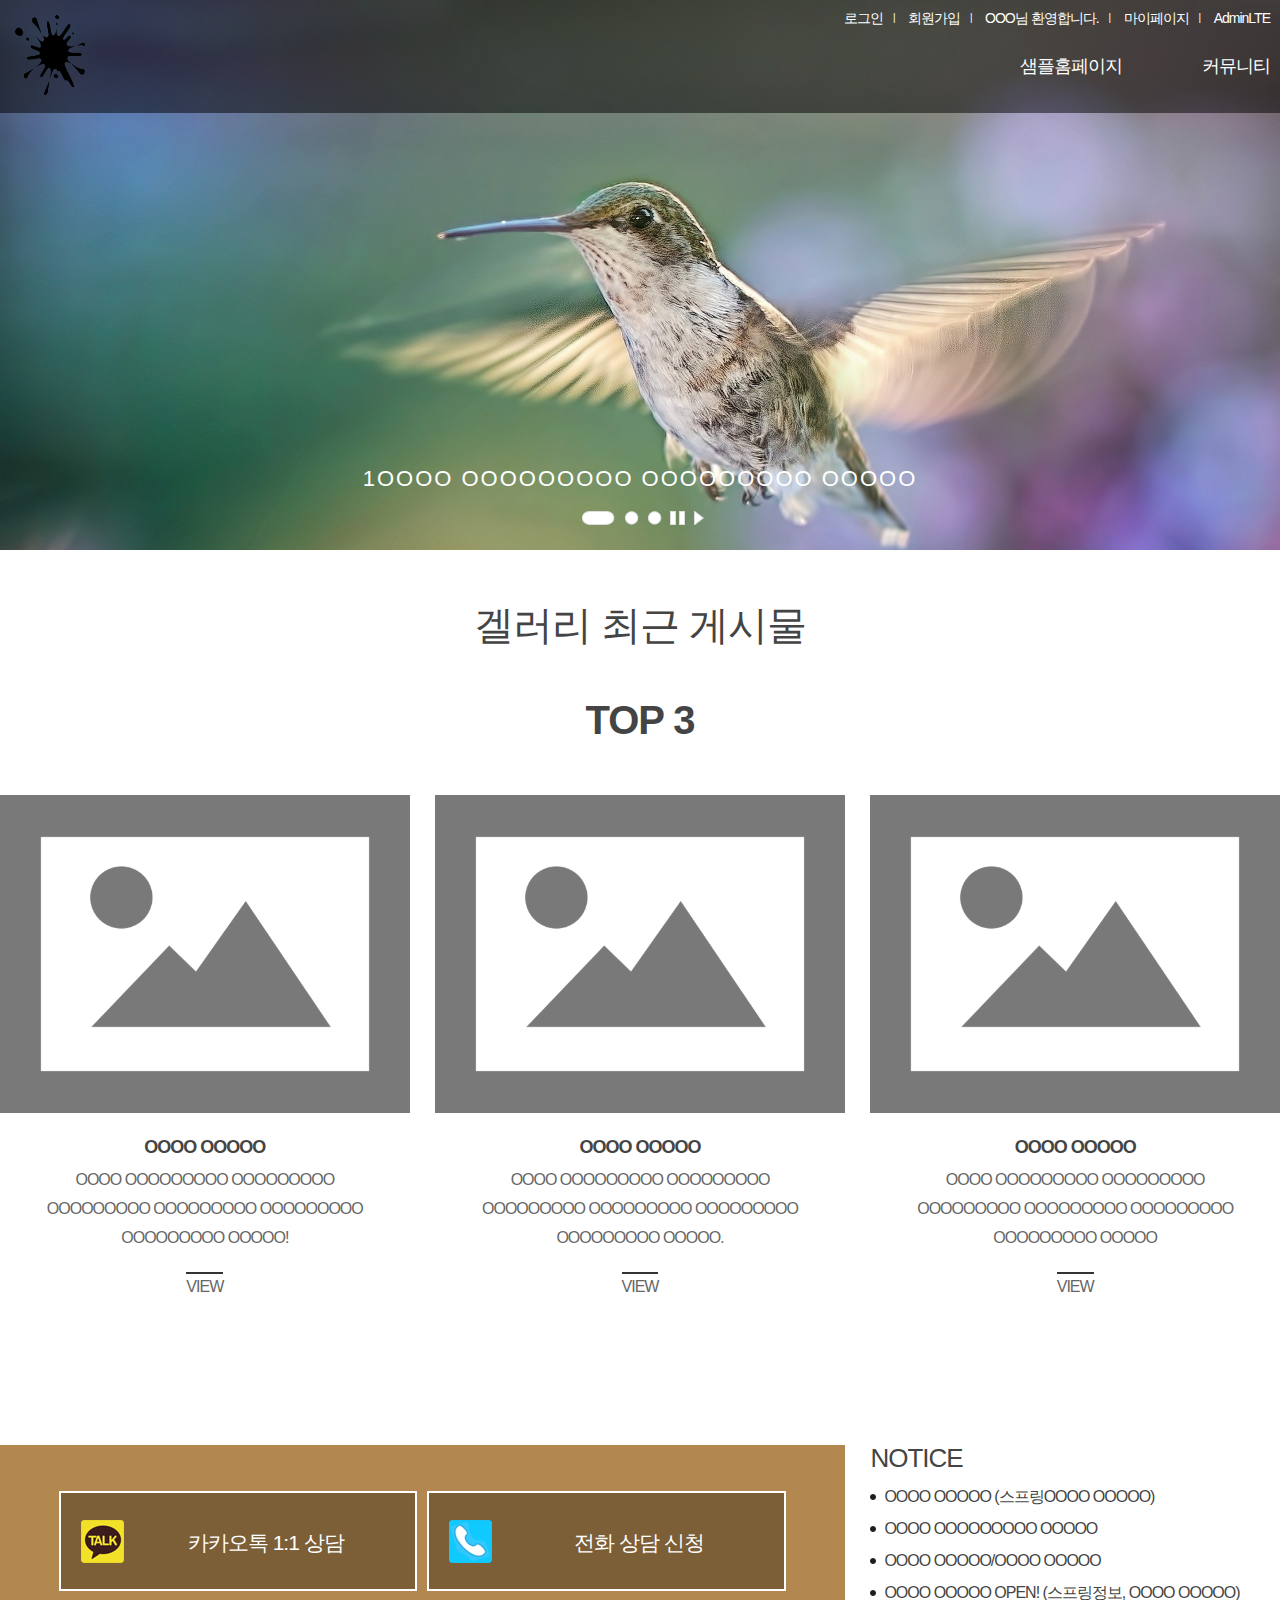
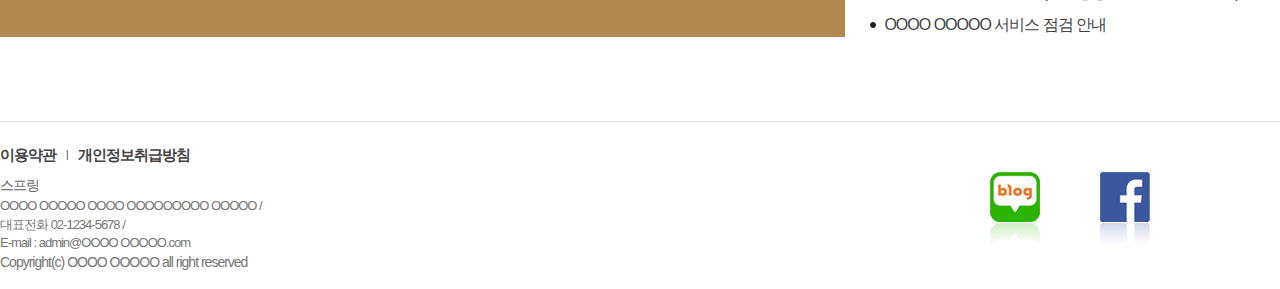
<file: index.html>
<!DOCTYPE html>
<html lang="ko">
<head>
    <meta charset="UTF-8">
    <!-- 페이지언어설정:Unicode Type Format -8비트 약자 -->
    <!-- 다국어지원 사이트에서 필수 -->
    <!--     
        프로그램 언어를 공부한다면 아래 3가지 반드시 알고 있어야 합니다.
         주석처리구문 방버
         디버그 방법(자바스크립트부터~스프링까지)
         CRUD 방법(스피링, 오라클DB)
    ) -->
    <meta http-equiv="X-UA-Compatible" content="IE=edge">
    <!-- 
        메타태그 : 사진기 사진의 정보를 표시하는데서 출발 
        메타태그는 컨텐츠 내용은 아니고, 정보의 정보입니다.
    -->
    <meta name="viewport" content="width=device-width, initial-scale=1.0">
    <!-- 뷰포트는 반응형(Mobile, Tablet, PC) 홈페이지에서 필수 항목임. -->
    <title>브라우저제목으로 표시</title>
    <!-- jQuery코어 임포트import 가져오기 -->
    <script src="/home/js/jquery-3.6.0.js"></script>
</head>
<body>
    <!-- jQuery 기본구조 만들고 home페이지로 이동시키기 -->
    <script>
        $(document).ready(function(){
            //루트 홈페이지로 접근할때 replace함수로 홈페이지 이동처리.
            location.replace('/home/index.html');
        });
    </script>
</body>
</html>
</file>
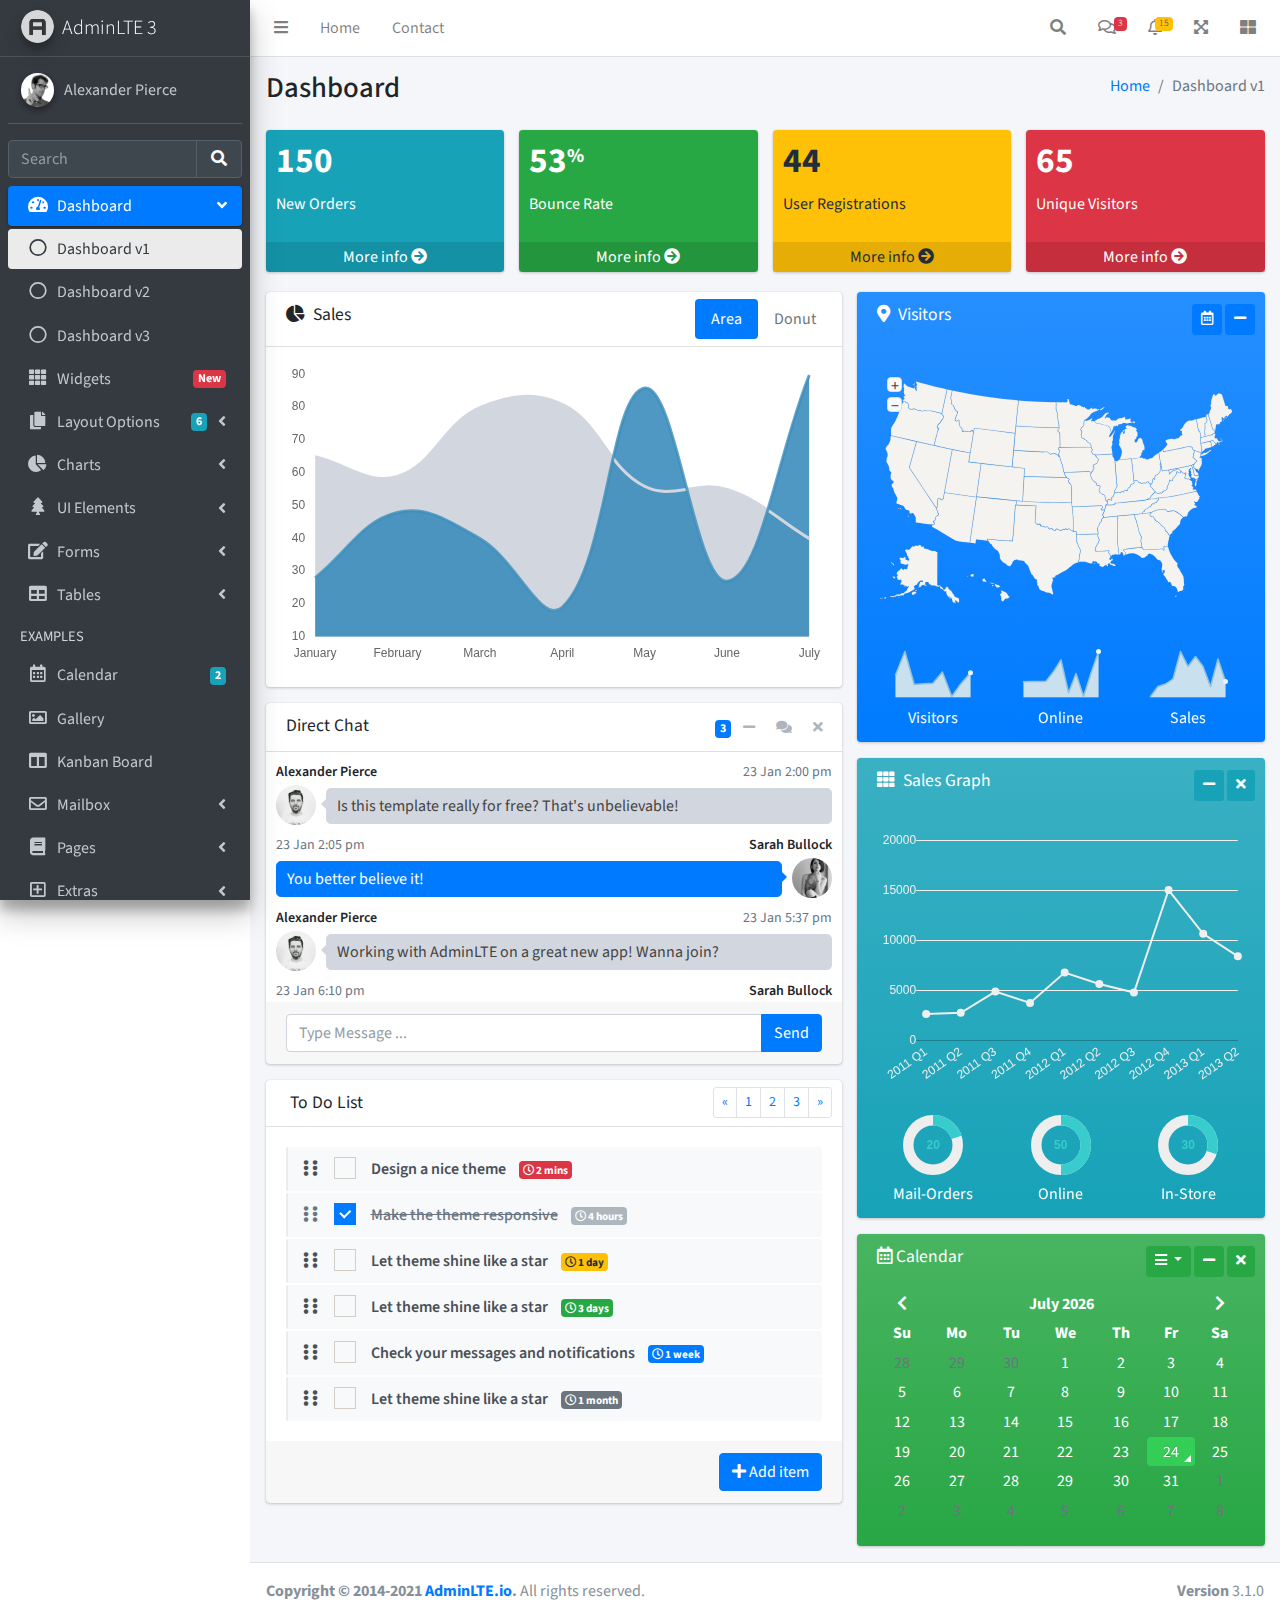
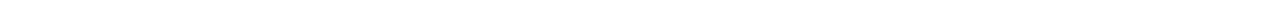
<file: admin/index.html>
<!DOCTYPE html>
<html lang="en">
<head>
  <meta charset="utf-8">
  <meta name="viewport" content="width=device-width, initial-scale=1">
  <title>AdminLTE 3 | Dashboard</title>

  <!-- Google Font: Source Sans Pro -->
  <link rel="stylesheet" href="https://fonts.googleapis.com/css?family=Source+Sans+Pro:300,400,400i,700&display=fallback">
  <!-- Font Awesome -->
  <link rel="stylesheet" href="plugins/fontawesome-free/css/all.min.css">
  <!-- Ionicons -->
  <link rel="stylesheet" href="https://code.ionicframework.com/ionicons/2.0.1/css/ionicons.min.css">
  <!-- Tempusdominus Bootstrap 4 -->
  <link rel="stylesheet" href="plugins/tempusdominus-bootstrap-4/css/tempusdominus-bootstrap-4.min.css">
  <!-- iCheck -->
  <link rel="stylesheet" href="plugins/icheck-bootstrap/icheck-bootstrap.min.css">
  <!-- JQVMap -->
  <link rel="stylesheet" href="plugins/jqvmap/jqvmap.min.css">
  <!-- Theme style -->
  <link rel="stylesheet" href="dist/css/adminlte.min.css">
  <!-- overlayScrollbars -->
  <link rel="stylesheet" href="plugins/overlayScrollbars/css/OverlayScrollbars.min.css">
  <!-- Daterange picker -->
  <link rel="stylesheet" href="plugins/daterangepicker/daterangepicker.css">
  <!-- summernote -->
  <link rel="stylesheet" href="plugins/summernote/summernote-bs4.min.css">
</head>
<body class="hold-transition sidebar-mini layout-fixed">
<div class="wrapper">

  <!-- Preloader -->
  <div class="preloader flex-column justify-content-center align-items-center">
    <img class="animation__shake" src="dist/img/AdminLTELogo.png" alt="AdminLTELogo" height="60" width="60">
  </div>

  <!-- Navbar -->
  <nav class="main-header navbar navbar-expand navbar-white navbar-light">
    <!-- Left navbar links -->
    <ul class="navbar-nav">
      <li class="nav-item">
        <a class="nav-link" data-widget="pushmenu" href="#" role="button"><i class="fas fa-bars"></i></a>
      </li>
      <li class="nav-item d-none d-sm-inline-block">
        <a href="index3.html" class="nav-link">Home</a>
      </li>
      <li class="nav-item d-none d-sm-inline-block">
        <a href="#" class="nav-link">Contact</a>
      </li>
    </ul>

    <!-- Right navbar links -->
    <ul class="navbar-nav ml-auto">
      <!-- Navbar Search -->
      <li class="nav-item">
        <a class="nav-link" data-widget="navbar-search" href="#" role="button">
          <i class="fas fa-search"></i>
        </a>
        <div class="navbar-search-block">
          <form class="form-inline">
            <div class="input-group input-group-sm">
              <input class="form-control form-control-navbar" type="search" placeholder="Search" aria-label="Search">
              <div class="input-group-append">
                <button class="btn btn-navbar" type="submit">
                  <i class="fas fa-search"></i>
                </button>
                <button class="btn btn-navbar" type="button" data-widget="navbar-search">
                  <i class="fas fa-times"></i>
                </button>
              </div>
            </div>
          </form>
        </div>
      </li>

      <!-- Messages Dropdown Menu -->
      <li class="nav-item dropdown">
        <a class="nav-link" data-toggle="dropdown" href="#">
          <i class="far fa-comments"></i>
          <span class="badge badge-danger navbar-badge">3</span>
        </a>
        <div class="dropdown-menu dropdown-menu-lg dropdown-menu-right">
          <a href="#" class="dropdown-item">
            <!-- Message Start -->
            <div class="media">
              <img src="dist/img/user1-128x128.jpg" alt="User Avatar" class="img-size-50 mr-3 img-circle">
              <div class="media-body">
                <h3 class="dropdown-item-title">
                  Brad Diesel
                  <span class="float-right text-sm text-danger"><i class="fas fa-star"></i></span>
                </h3>
                <p class="text-sm">Call me whenever you can...</p>
                <p class="text-sm text-muted"><i class="far fa-clock mr-1"></i> 4 Hours Ago</p>
              </div>
            </div>
            <!-- Message End -->
          </a>
          <div class="dropdown-divider"></div>
          <a href="#" class="dropdown-item">
            <!-- Message Start -->
            <div class="media">
              <img src="dist/img/user8-128x128.jpg" alt="User Avatar" class="img-size-50 img-circle mr-3">
              <div class="media-body">
                <h3 class="dropdown-item-title">
                  John Pierce
                  <span class="float-right text-sm text-muted"><i class="fas fa-star"></i></span>
                </h3>
                <p class="text-sm">I got your message bro</p>
                <p class="text-sm text-muted"><i class="far fa-clock mr-1"></i> 4 Hours Ago</p>
              </div>
            </div>
            <!-- Message End -->
          </a>
          <div class="dropdown-divider"></div>
          <a href="#" class="dropdown-item">
            <!-- Message Start -->
            <div class="media">
              <img src="dist/img/user3-128x128.jpg" alt="User Avatar" class="img-size-50 img-circle mr-3">
              <div class="media-body">
                <h3 class="dropdown-item-title">
                  Nora Silvester
                  <span class="float-right text-sm text-warning"><i class="fas fa-star"></i></span>
                </h3>
                <p class="text-sm">The subject goes here</p>
                <p class="text-sm text-muted"><i class="far fa-clock mr-1"></i> 4 Hours Ago</p>
              </div>
            </div>
            <!-- Message End -->
          </a>
          <div class="dropdown-divider"></div>
          <a href="#" class="dropdown-item dropdown-footer">See All Messages</a>
        </div>
      </li>
      <!-- Notifications Dropdown Menu -->
      <li class="nav-item dropdown">
        <a class="nav-link" data-toggle="dropdown" href="#">
          <i class="far fa-bell"></i>
          <span class="badge badge-warning navbar-badge">15</span>
        </a>
        <div class="dropdown-menu dropdown-menu-lg dropdown-menu-right">
          <span class="dropdown-item dropdown-header">15 Notifications</span>
          <div class="dropdown-divider"></div>
          <a href="#" class="dropdown-item">
            <i class="fas fa-envelope mr-2"></i> 4 new messages
            <span class="float-right text-muted text-sm">3 mins</span>
          </a>
          <div class="dropdown-divider"></div>
          <a href="#" class="dropdown-item">
            <i class="fas fa-users mr-2"></i> 8 friend requests
            <span class="float-right text-muted text-sm">12 hours</span>
          </a>
          <div class="dropdown-divider"></div>
          <a href="#" class="dropdown-item">
            <i class="fas fa-file mr-2"></i> 3 new reports
            <span class="float-right text-muted text-sm">2 days</span>
          </a>
          <div class="dropdown-divider"></div>
          <a href="#" class="dropdown-item dropdown-footer">See All Notifications</a>
        </div>
      </li>
      <li class="nav-item">
        <a class="nav-link" data-widget="fullscreen" href="#" role="button">
          <i class="fas fa-expand-arrows-alt"></i>
        </a>
      </li>
      <li class="nav-item">
        <a class="nav-link" data-widget="control-sidebar" data-slide="true" href="#" role="button">
          <i class="fas fa-th-large"></i>
        </a>
      </li>
    </ul>
  </nav>
  <!-- /.navbar -->

  <!-- Main Sidebar Container -->
  <aside class="main-sidebar sidebar-dark-primary elevation-4">
    <!-- Brand Logo -->
    <a href="index3.html" class="brand-link">
      <img src="dist/img/AdminLTELogo.png" alt="AdminLTE Logo" class="brand-image img-circle elevation-3" style="opacity: .8">
      <span class="brand-text font-weight-light">AdminLTE 3</span>
    </a>

    <!-- Sidebar -->
    <div class="sidebar">
      <!-- Sidebar user panel (optional) -->
      <div class="user-panel mt-3 pb-3 mb-3 d-flex">
        <div class="image">
          <img src="dist/img/user2-160x160.jpg" class="img-circle elevation-2" alt="User Image">
        </div>
        <div class="info">
          <a href="#" class="d-block">Alexander Pierce</a>
        </div>
      </div>

      <!-- SidebarSearch Form -->
      <div class="form-inline">
        <div class="input-group" data-widget="sidebar-search">
          <input class="form-control form-control-sidebar" type="search" placeholder="Search" aria-label="Search">
          <div class="input-group-append">
            <button class="btn btn-sidebar">
              <i class="fas fa-search fa-fw"></i>
            </button>
          </div>
        </div>
      </div>

      <!-- Sidebar Menu -->
      <nav class="mt-2">
        <ul class="nav nav-pills nav-sidebar flex-column" data-widget="treeview" role="menu" data-accordion="false">
          <!-- Add icons to the links using the .nav-icon class
               with font-awesome or any other icon font library -->
          <li class="nav-item menu-open">
            <a href="#" class="nav-link active">
              <i class="nav-icon fas fa-tachometer-alt"></i>
              <p>
                Dashboard
                <i class="right fas fa-angle-left"></i>
              </p>
            </a>
            <ul class="nav nav-treeview">
              <li class="nav-item">
                <a href="./index.html" class="nav-link active">
                  <i class="far fa-circle nav-icon"></i>
                  <p>Dashboard v1</p>
                </a>
              </li>
              <li class="nav-item">
                <a href="./index2.html" class="nav-link">
                  <i class="far fa-circle nav-icon"></i>
                  <p>Dashboard v2</p>
                </a>
              </li>
              <li class="nav-item">
                <a href="./index3.html" class="nav-link">
                  <i class="far fa-circle nav-icon"></i>
                  <p>Dashboard v3</p>
                </a>
              </li>
            </ul>
          </li>
          <li class="nav-item">
            <a href="pages/widgets.html" class="nav-link">
              <i class="nav-icon fas fa-th"></i>
              <p>
                Widgets
                <span class="right badge badge-danger">New</span>
              </p>
            </a>
          </li>
          <li class="nav-item">
            <a href="#" class="nav-link">
              <i class="nav-icon fas fa-copy"></i>
              <p>
                Layout Options
                <i class="fas fa-angle-left right"></i>
                <span class="badge badge-info right">6</span>
              </p>
            </a>
            <ul class="nav nav-treeview">
              <li class="nav-item">
                <a href="pages/layout/top-nav.html" class="nav-link">
                  <i class="far fa-circle nav-icon"></i>
                  <p>Top Navigation</p>
                </a>
              </li>
              <li class="nav-item">
                <a href="pages/layout/top-nav-sidebar.html" class="nav-link">
                  <i class="far fa-circle nav-icon"></i>
                  <p>Top Navigation + Sidebar</p>
                </a>
              </li>
              <li class="nav-item">
                <a href="pages/layout/boxed.html" class="nav-link">
                  <i class="far fa-circle nav-icon"></i>
                  <p>Boxed</p>
                </a>
              </li>
              <li class="nav-item">
                <a href="pages/layout/fixed-sidebar.html" class="nav-link">
                  <i class="far fa-circle nav-icon"></i>
                  <p>Fixed Sidebar</p>
                </a>
              </li>
              <li class="nav-item">
                <a href="pages/layout/fixed-sidebar-custom.html" class="nav-link">
                  <i class="far fa-circle nav-icon"></i>
                  <p>Fixed Sidebar <small>+ Custom Area</small></p>
                </a>
              </li>
              <li class="nav-item">
                <a href="pages/layout/fixed-topnav.html" class="nav-link">
                  <i class="far fa-circle nav-icon"></i>
                  <p>Fixed Navbar</p>
                </a>
              </li>
              <li class="nav-item">
                <a href="pages/layout/fixed-footer.html" class="nav-link">
                  <i class="far fa-circle nav-icon"></i>
                  <p>Fixed Footer</p>
                </a>
              </li>
              <li class="nav-item">
                <a href="pages/layout/collapsed-sidebar.html" class="nav-link">
                  <i class="far fa-circle nav-icon"></i>
                  <p>Collapsed Sidebar</p>
                </a>
              </li>
            </ul>
          </li>
          <li class="nav-item">
            <a href="#" class="nav-link">
              <i class="nav-icon fas fa-chart-pie"></i>
              <p>
                Charts
                <i class="right fas fa-angle-left"></i>
              </p>
            </a>
            <ul class="nav nav-treeview">
              <li class="nav-item">
                <a href="pages/charts/chartjs.html" class="nav-link">
                  <i class="far fa-circle nav-icon"></i>
                  <p>ChartJS</p>
                </a>
              </li>
              <li class="nav-item">
                <a href="pages/charts/flot.html" class="nav-link">
                  <i class="far fa-circle nav-icon"></i>
                  <p>Flot</p>
                </a>
              </li>
              <li class="nav-item">
                <a href="pages/charts/inline.html" class="nav-link">
                  <i class="far fa-circle nav-icon"></i>
                  <p>Inline</p>
                </a>
              </li>
              <li class="nav-item">
                <a href="pages/charts/uplot.html" class="nav-link">
                  <i class="far fa-circle nav-icon"></i>
                  <p>uPlot</p>
                </a>
              </li>
            </ul>
          </li>
          <li class="nav-item">
            <a href="#" class="nav-link">
              <i class="nav-icon fas fa-tree"></i>
              <p>
                UI Elements
                <i class="fas fa-angle-left right"></i>
              </p>
            </a>
            <ul class="nav nav-treeview">
              <li class="nav-item">
                <a href="pages/UI/general.html" class="nav-link">
                  <i class="far fa-circle nav-icon"></i>
                  <p>General</p>
                </a>
              </li>
              <li class="nav-item">
                <a href="pages/UI/icons.html" class="nav-link">
                  <i class="far fa-circle nav-icon"></i>
                  <p>Icons</p>
                </a>
              </li>
              <li class="nav-item">
                <a href="pages/UI/buttons.html" class="nav-link">
                  <i class="far fa-circle nav-icon"></i>
                  <p>Buttons</p>
                </a>
              </li>
              <li class="nav-item">
                <a href="pages/UI/sliders.html" class="nav-link">
                  <i class="far fa-circle nav-icon"></i>
                  <p>Sliders</p>
                </a>
              </li>
              <li class="nav-item">
                <a href="pages/UI/modals.html" class="nav-link">
                  <i class="far fa-circle nav-icon"></i>
                  <p>Modals & Alerts</p>
                </a>
              </li>
              <li class="nav-item">
                <a href="pages/UI/navbar.html" class="nav-link">
                  <i class="far fa-circle nav-icon"></i>
                  <p>Navbar & Tabs</p>
                </a>
              </li>
              <li class="nav-item">
                <a href="pages/UI/timeline.html" class="nav-link">
                  <i class="far fa-circle nav-icon"></i>
                  <p>Timeline</p>
                </a>
              </li>
              <li class="nav-item">
                <a href="pages/UI/ribbons.html" class="nav-link">
                  <i class="far fa-circle nav-icon"></i>
                  <p>Ribbons</p>
                </a>
              </li>
            </ul>
          </li>
          <li class="nav-item">
            <a href="#" class="nav-link">
              <i class="nav-icon fas fa-edit"></i>
              <p>
                Forms
                <i class="fas fa-angle-left right"></i>
              </p>
            </a>
            <ul class="nav nav-treeview">
              <li class="nav-item">
                <a href="pages/forms/general.html" class="nav-link">
                  <i class="far fa-circle nav-icon"></i>
                  <p>General Elements</p>
                </a>
              </li>
              <li class="nav-item">
                <a href="pages/forms/advanced.html" class="nav-link">
                  <i class="far fa-circle nav-icon"></i>
                  <p>Advanced Elements</p>
                </a>
              </li>
              <li class="nav-item">
                <a href="pages/forms/editors.html" class="nav-link">
                  <i class="far fa-circle nav-icon"></i>
                  <p>Editors</p>
                </a>
              </li>
              <li class="nav-item">
                <a href="pages/forms/validation.html" class="nav-link">
                  <i class="far fa-circle nav-icon"></i>
                  <p>Validation</p>
                </a>
              </li>
            </ul>
          </li>
          <li class="nav-item">
            <a href="#" class="nav-link">
              <i class="nav-icon fas fa-table"></i>
              <p>
                Tables
                <i class="fas fa-angle-left right"></i>
              </p>
            </a>
            <ul class="nav nav-treeview">
              <li class="nav-item">
                <a href="pages/tables/simple.html" class="nav-link">
                  <i class="far fa-circle nav-icon"></i>
                  <p>Simple Tables</p>
                </a>
              </li>
              <li class="nav-item">
                <a href="pages/tables/data.html" class="nav-link">
                  <i class="far fa-circle nav-icon"></i>
                  <p>DataTables</p>
                </a>
              </li>
              <li class="nav-item">
                <a href="pages/tables/jsgrid.html" class="nav-link">
                  <i class="far fa-circle nav-icon"></i>
                  <p>jsGrid</p>
                </a>
              </li>
            </ul>
          </li>
          <li class="nav-header">EXAMPLES</li>
          <li class="nav-item">
            <a href="pages/calendar.html" class="nav-link">
              <i class="nav-icon far fa-calendar-alt"></i>
              <p>
                Calendar
                <span class="badge badge-info right">2</span>
              </p>
            </a>
          </li>
          <li class="nav-item">
            <a href="pages/gallery.html" class="nav-link">
              <i class="nav-icon far fa-image"></i>
              <p>
                Gallery
              </p>
            </a>
          </li>
          <li class="nav-item">
            <a href="pages/kanban.html" class="nav-link">
              <i class="nav-icon fas fa-columns"></i>
              <p>
                Kanban Board
              </p>
            </a>
          </li>
          <li class="nav-item">
            <a href="#" class="nav-link">
              <i class="nav-icon far fa-envelope"></i>
              <p>
                Mailbox
                <i class="fas fa-angle-left right"></i>
              </p>
            </a>
            <ul class="nav nav-treeview">
              <li class="nav-item">
                <a href="pages/mailbox/mailbox.html" class="nav-link">
                  <i class="far fa-circle nav-icon"></i>
                  <p>Inbox</p>
                </a>
              </li>
              <li class="nav-item">
                <a href="pages/mailbox/compose.html" class="nav-link">
                  <i class="far fa-circle nav-icon"></i>
                  <p>Compose</p>
                </a>
              </li>
              <li class="nav-item">
                <a href="pages/mailbox/read-mail.html" class="nav-link">
                  <i class="far fa-circle nav-icon"></i>
                  <p>Read</p>
                </a>
              </li>
            </ul>
          </li>
          <li class="nav-item">
            <a href="#" class="nav-link">
              <i class="nav-icon fas fa-book"></i>
              <p>
                Pages
                <i class="fas fa-angle-left right"></i>
              </p>
            </a>
            <ul class="nav nav-treeview">
              <li class="nav-item">
                <a href="pages/examples/invoice.html" class="nav-link">
                  <i class="far fa-circle nav-icon"></i>
                  <p>Invoice</p>
                </a>
              </li>
              <li class="nav-item">
                <a href="pages/examples/profile.html" class="nav-link">
                  <i class="far fa-circle nav-icon"></i>
                  <p>Profile</p>
                </a>
              </li>
              <li class="nav-item">
                <a href="pages/examples/e-commerce.html" class="nav-link">
                  <i class="far fa-circle nav-icon"></i>
                  <p>E-commerce</p>
                </a>
              </li>
              <li class="nav-item">
                <a href="pages/examples/projects.html" class="nav-link">
                  <i class="far fa-circle nav-icon"></i>
                  <p>Projects</p>
                </a>
              </li>
              <li class="nav-item">
                <a href="pages/examples/project-add.html" class="nav-link">
                  <i class="far fa-circle nav-icon"></i>
                  <p>Project Add</p>
                </a>
              </li>
              <li class="nav-item">
                <a href="pages/examples/project-edit.html" class="nav-link">
                  <i class="far fa-circle nav-icon"></i>
                  <p>Project Edit</p>
                </a>
              </li>
              <li class="nav-item">
                <a href="pages/examples/project-detail.html" class="nav-link">
                  <i class="far fa-circle nav-icon"></i>
                  <p>Project Detail</p>
                </a>
              </li>
              <li class="nav-item">
                <a href="pages/examples/contacts.html" class="nav-link">
                  <i class="far fa-circle nav-icon"></i>
                  <p>Contacts</p>
                </a>
              </li>
              <li class="nav-item">
                <a href="pages/examples/faq.html" class="nav-link">
                  <i class="far fa-circle nav-icon"></i>
                  <p>FAQ</p>
                </a>
              </li>
              <li class="nav-item">
                <a href="pages/examples/contact-us.html" class="nav-link">
                  <i class="far fa-circle nav-icon"></i>
                  <p>Contact us</p>
                </a>
              </li>
            </ul>
          </li>
          <li class="nav-item">
            <a href="#" class="nav-link">
              <i class="nav-icon far fa-plus-square"></i>
              <p>
                Extras
                <i class="fas fa-angle-left right"></i>
              </p>
            </a>
            <ul class="nav nav-treeview">
              <li class="nav-item">
                <a href="#" class="nav-link">
                  <i class="far fa-circle nav-icon"></i>
                  <p>
                    Login & Register v1
                    <i class="fas fa-angle-left right"></i>
                  </p>
                </a>
                <ul class="nav nav-treeview">
                  <li class="nav-item">
                    <a href="pages/examples/login.html" class="nav-link">
                      <i class="far fa-circle nav-icon"></i>
                      <p>Login v1</p>
                    </a>
                  </li>
                  <li class="nav-item">
                    <a href="pages/examples/register.html" class="nav-link">
                      <i class="far fa-circle nav-icon"></i>
                      <p>Register v1</p>
                    </a>
                  </li>
                  <li class="nav-item">
                    <a href="pages/examples/forgot-password.html" class="nav-link">
                      <i class="far fa-circle nav-icon"></i>
                      <p>Forgot Password v1</p>
                    </a>
                  </li>
                  <li class="nav-item">
                    <a href="pages/examples/recover-password.html" class="nav-link">
                      <i class="far fa-circle nav-icon"></i>
                      <p>Recover Password v1</p>
                    </a>
                  </li>
                </ul>
              </li>
              <li class="nav-item">
                <a href="#" class="nav-link">
                  <i class="far fa-circle nav-icon"></i>
                  <p>
                    Login & Register v2
                    <i class="fas fa-angle-left right"></i>
                  </p>
                </a>
                <ul class="nav nav-treeview">
                  <li class="nav-item">
                    <a href="pages/examples/login-v2.html" class="nav-link">
                      <i class="far fa-circle nav-icon"></i>
                      <p>Login v2</p>
                    </a>
                  </li>
                  <li class="nav-item">
                    <a href="pages/examples/register-v2.html" class="nav-link">
                      <i class="far fa-circle nav-icon"></i>
                      <p>Register v2</p>
                    </a>
                  </li>
                  <li class="nav-item">
                    <a href="pages/examples/forgot-password-v2.html" class="nav-link">
                      <i class="far fa-circle nav-icon"></i>
                      <p>Forgot Password v2</p>
                    </a>
                  </li>
                  <li class="nav-item">
                    <a href="pages/examples/recover-password-v2.html" class="nav-link">
                      <i class="far fa-circle nav-icon"></i>
                      <p>Recover Password v2</p>
                    </a>
                  </li>
                </ul>
              </li>
              <li class="nav-item">
                <a href="pages/examples/lockscreen.html" class="nav-link">
                  <i class="far fa-circle nav-icon"></i>
                  <p>Lockscreen</p>
                </a>
              </li>
              <li class="nav-item">
                <a href="pages/examples/legacy-user-menu.html" class="nav-link">
                  <i class="far fa-circle nav-icon"></i>
                  <p>Legacy User Menu</p>
                </a>
              </li>
              <li class="nav-item">
                <a href="pages/examples/language-menu.html" class="nav-link">
                  <i class="far fa-circle nav-icon"></i>
                  <p>Language Menu</p>
                </a>
              </li>
              <li class="nav-item">
                <a href="pages/examples/404.html" class="nav-link">
                  <i class="far fa-circle nav-icon"></i>
                  <p>Error 404</p>
                </a>
              </li>
              <li class="nav-item">
                <a href="pages/examples/500.html" class="nav-link">
                  <i class="far fa-circle nav-icon"></i>
                  <p>Error 500</p>
                </a>
              </li>
              <li class="nav-item">
                <a href="pages/examples/pace.html" class="nav-link">
                  <i class="far fa-circle nav-icon"></i>
                  <p>Pace</p>
                </a>
              </li>
              <li class="nav-item">
                <a href="pages/examples/blank.html" class="nav-link">
                  <i class="far fa-circle nav-icon"></i>
                  <p>Blank Page</p>
                </a>
              </li>
              <li class="nav-item">
                <a href="starter.html" class="nav-link">
                  <i class="far fa-circle nav-icon"></i>
                  <p>Starter Page</p>
                </a>
              </li>
            </ul>
          </li>
          <li class="nav-item">
            <a href="#" class="nav-link">
              <i class="nav-icon fas fa-search"></i>
              <p>
                Search
                <i class="fas fa-angle-left right"></i>
              </p>
            </a>
            <ul class="nav nav-treeview">
              <li class="nav-item">
                <a href="pages/search/simple.html" class="nav-link">
                  <i class="far fa-circle nav-icon"></i>
                  <p>Simple Search</p>
                </a>
              </li>
              <li class="nav-item">
                <a href="pages/search/enhanced.html" class="nav-link">
                  <i class="far fa-circle nav-icon"></i>
                  <p>Enhanced</p>
                </a>
              </li>
            </ul>
          </li>
          <li class="nav-header">MISCELLANEOUS</li>
          <li class="nav-item">
            <a href="iframe.html" class="nav-link">
              <i class="nav-icon fas fa-ellipsis-h"></i>
              <p>Tabbed IFrame Plugin</p>
            </a>
          </li>
          <li class="nav-item">
            <a href="https://adminlte.io/docs/3.1/" class="nav-link">
              <i class="nav-icon fas fa-file"></i>
              <p>Documentation</p>
            </a>
          </li>
          <li class="nav-header">MULTI LEVEL EXAMPLE</li>
          <li class="nav-item">
            <a href="#" class="nav-link">
              <i class="fas fa-circle nav-icon"></i>
              <p>Level 1</p>
            </a>
          </li>
          <li class="nav-item">
            <a href="#" class="nav-link">
              <i class="nav-icon fas fa-circle"></i>
              <p>
                Level 1
                <i class="right fas fa-angle-left"></i>
              </p>
            </a>
            <ul class="nav nav-treeview">
              <li class="nav-item">
                <a href="#" class="nav-link">
                  <i class="far fa-circle nav-icon"></i>
                  <p>Level 2</p>
                </a>
              </li>
              <li class="nav-item">
                <a href="#" class="nav-link">
                  <i class="far fa-circle nav-icon"></i>
                  <p>
                    Level 2
                    <i class="right fas fa-angle-left"></i>
                  </p>
                </a>
                <ul class="nav nav-treeview">
                  <li class="nav-item">
                    <a href="#" class="nav-link">
                      <i class="far fa-dot-circle nav-icon"></i>
                      <p>Level 3</p>
                    </a>
                  </li>
                  <li class="nav-item">
                    <a href="#" class="nav-link">
                      <i class="far fa-dot-circle nav-icon"></i>
                      <p>Level 3</p>
                    </a>
                  </li>
                  <li class="nav-item">
                    <a href="#" class="nav-link">
                      <i class="far fa-dot-circle nav-icon"></i>
                      <p>Level 3</p>
                    </a>
                  </li>
                </ul>
              </li>
              <li class="nav-item">
                <a href="#" class="nav-link">
                  <i class="far fa-circle nav-icon"></i>
                  <p>Level 2</p>
                </a>
              </li>
            </ul>
          </li>
          <li class="nav-item">
            <a href="#" class="nav-link">
              <i class="fas fa-circle nav-icon"></i>
              <p>Level 1</p>
            </a>
          </li>
          <li class="nav-header">LABELS</li>
          <li class="nav-item">
            <a href="#" class="nav-link">
              <i class="nav-icon far fa-circle text-danger"></i>
              <p class="text">Important</p>
            </a>
          </li>
          <li class="nav-item">
            <a href="#" class="nav-link">
              <i class="nav-icon far fa-circle text-warning"></i>
              <p>Warning</p>
            </a>
          </li>
          <li class="nav-item">
            <a href="#" class="nav-link">
              <i class="nav-icon far fa-circle text-info"></i>
              <p>Informational</p>
            </a>
          </li>
        </ul>
      </nav>
      <!-- /.sidebar-menu -->
    </div>
    <!-- /.sidebar -->
  </aside>

  <!-- Content Wrapper. Contains page content -->
  <div class="content-wrapper">
    <!-- Content Header (Page header) -->
    <div class="content-header">
      <div class="container-fluid">
        <div class="row mb-2">
          <div class="col-sm-6">
            <h1 class="m-0">Dashboard</h1>
          </div><!-- /.col -->
          <div class="col-sm-6">
            <ol class="breadcrumb float-sm-right">
              <li class="breadcrumb-item"><a href="#">Home</a></li>
              <li class="breadcrumb-item active">Dashboard v1</li>
            </ol>
          </div><!-- /.col -->
        </div><!-- /.row -->
      </div><!-- /.container-fluid -->
    </div>
    <!-- /.content-header -->

    <!-- Main content -->
    <section class="content">
      <div class="container-fluid">
        <!-- Small boxes (Stat box) -->
        <div class="row">
          <div class="col-lg-3 col-6">
            <!-- small box -->
            <div class="small-box bg-info">
              <div class="inner">
                <h3>150</h3>

                <p>New Orders</p>
              </div>
              <div class="icon">
                <i class="ion ion-bag"></i>
              </div>
              <a href="#" class="small-box-footer">More info <i class="fas fa-arrow-circle-right"></i></a>
            </div>
          </div>
          <!-- ./col -->
          <div class="col-lg-3 col-6">
            <!-- small box -->
            <div class="small-box bg-success">
              <div class="inner">
                <h3>53<sup style="font-size: 20px">%</sup></h3>

                <p>Bounce Rate</p>
              </div>
              <div class="icon">
                <i class="ion ion-stats-bars"></i>
              </div>
              <a href="#" class="small-box-footer">More info <i class="fas fa-arrow-circle-right"></i></a>
            </div>
          </div>
          <!-- ./col -->
          <div class="col-lg-3 col-6">
            <!-- small box -->
            <div class="small-box bg-warning">
              <div class="inner">
                <h3>44</h3>

                <p>User Registrations</p>
              </div>
              <div class="icon">
                <i class="ion ion-person-add"></i>
              </div>
              <a href="#" class="small-box-footer">More info <i class="fas fa-arrow-circle-right"></i></a>
            </div>
          </div>
          <!-- ./col -->
          <div class="col-lg-3 col-6">
            <!-- small box -->
            <div class="small-box bg-danger">
              <div class="inner">
                <h3>65</h3>

                <p>Unique Visitors</p>
              </div>
              <div class="icon">
                <i class="ion ion-pie-graph"></i>
              </div>
              <a href="#" class="small-box-footer">More info <i class="fas fa-arrow-circle-right"></i></a>
            </div>
          </div>
          <!-- ./col -->
        </div>
        <!-- /.row -->
        <!-- Main row -->
        <div class="row">
          <!-- Left col -->
          <section class="col-lg-7 connectedSortable">
            <!-- Custom tabs (Charts with tabs)-->
            <div class="card">
              <div class="card-header">
                <h3 class="card-title">
                  <i class="fas fa-chart-pie mr-1"></i>
                  Sales
                </h3>
                <div class="card-tools">
                  <ul class="nav nav-pills ml-auto">
                    <li class="nav-item">
                      <a class="nav-link active" href="#revenue-chart" data-toggle="tab">Area</a>
                    </li>
                    <li class="nav-item">
                      <a class="nav-link" href="#sales-chart" data-toggle="tab">Donut</a>
                    </li>
                  </ul>
                </div>
              </div><!-- /.card-header -->
              <div class="card-body">
                <div class="tab-content p-0">
                  <!-- Morris chart - Sales -->
                  <div class="chart tab-pane active" id="revenue-chart"
                       style="position: relative; height: 300px;">
                      <canvas id="revenue-chart-canvas" height="300" style="height: 300px;"></canvas>
                   </div>
                  <div class="chart tab-pane" id="sales-chart" style="position: relative; height: 300px;">
                    <canvas id="sales-chart-canvas" height="300" style="height: 300px;"></canvas>
                  </div>
                </div>
              </div><!-- /.card-body -->
            </div>
            <!-- /.card -->

            <!-- DIRECT CHAT -->
            <div class="card direct-chat direct-chat-primary">
              <div class="card-header">
                <h3 class="card-title">Direct Chat</h3>

                <div class="card-tools">
                  <span title="3 New Messages" class="badge badge-primary">3</span>
                  <button type="button" class="btn btn-tool" data-card-widget="collapse">
                    <i class="fas fa-minus"></i>
                  </button>
                  <button type="button" class="btn btn-tool" title="Contacts" data-widget="chat-pane-toggle">
                    <i class="fas fa-comments"></i>
                  </button>
                  <button type="button" class="btn btn-tool" data-card-widget="remove">
                    <i class="fas fa-times"></i>
                  </button>
                </div>
              </div>
              <!-- /.card-header -->
              <div class="card-body">
                <!-- Conversations are loaded here -->
                <div class="direct-chat-messages">
                  <!-- Message. Default to the left -->
                  <div class="direct-chat-msg">
                    <div class="direct-chat-infos clearfix">
                      <span class="direct-chat-name float-left">Alexander Pierce</span>
                      <span class="direct-chat-timestamp float-right">23 Jan 2:00 pm</span>
                    </div>
                    <!-- /.direct-chat-infos -->
                    <img class="direct-chat-img" src="dist/img/user1-128x128.jpg" alt="message user image">
                    <!-- /.direct-chat-img -->
                    <div class="direct-chat-text">
                      Is this template really for free? That's unbelievable!
                    </div>
                    <!-- /.direct-chat-text -->
                  </div>
                  <!-- /.direct-chat-msg -->

                  <!-- Message to the right -->
                  <div class="direct-chat-msg right">
                    <div class="direct-chat-infos clearfix">
                      <span class="direct-chat-name float-right">Sarah Bullock</span>
                      <span class="direct-chat-timestamp float-left">23 Jan 2:05 pm</span>
                    </div>
                    <!-- /.direct-chat-infos -->
                    <img class="direct-chat-img" src="dist/img/user3-128x128.jpg" alt="message user image">
                    <!-- /.direct-chat-img -->
                    <div class="direct-chat-text">
                      You better believe it!
                    </div>
                    <!-- /.direct-chat-text -->
                  </div>
                  <!-- /.direct-chat-msg -->

                  <!-- Message. Default to the left -->
                  <div class="direct-chat-msg">
                    <div class="direct-chat-infos clearfix">
                      <span class="direct-chat-name float-left">Alexander Pierce</span>
                      <span class="direct-chat-timestamp float-right">23 Jan 5:37 pm</span>
                    </div>
                    <!-- /.direct-chat-infos -->
                    <img class="direct-chat-img" src="dist/img/user1-128x128.jpg" alt="message user image">
                    <!-- /.direct-chat-img -->
                    <div class="direct-chat-text">
                      Working with AdminLTE on a great new app! Wanna join?
                    </div>
                    <!-- /.direct-chat-text -->
                  </div>
                  <!-- /.direct-chat-msg -->

                  <!-- Message to the right -->
                  <div class="direct-chat-msg right">
                    <div class="direct-chat-infos clearfix">
                      <span class="direct-chat-name float-right">Sarah Bullock</span>
                      <span class="direct-chat-timestamp float-left">23 Jan 6:10 pm</span>
                    </div>
                    <!-- /.direct-chat-infos -->
                    <img class="direct-chat-img" src="dist/img/user3-128x128.jpg" alt="message user image">
                    <!-- /.direct-chat-img -->
                    <div class="direct-chat-text">
                      I would love to.
                    </div>
                    <!-- /.direct-chat-text -->
                  </div>
                  <!-- /.direct-chat-msg -->

                </div>
                <!--/.direct-chat-messages-->

                <!-- Contacts are loaded here -->
                <div class="direct-chat-contacts">
                  <ul class="contacts-list">
                    <li>
                      <a href="#">
                        <img class="contacts-list-img" src="dist/img/user1-128x128.jpg" alt="User Avatar">

                        <div class="contacts-list-info">
                          <span class="contacts-list-name">
                            Count Dracula
                            <small class="contacts-list-date float-right">2/28/2015</small>
                          </span>
                          <span class="contacts-list-msg">How have you been? I was...</span>
                        </div>
                        <!-- /.contacts-list-info -->
                      </a>
                    </li>
                    <!-- End Contact Item -->
                    <li>
                      <a href="#">
                        <img class="contacts-list-img" src="dist/img/user7-128x128.jpg" alt="User Avatar">

                        <div class="contacts-list-info">
                          <span class="contacts-list-name">
                            Sarah Doe
                            <small class="contacts-list-date float-right">2/23/2015</small>
                          </span>
                          <span class="contacts-list-msg">I will be waiting for...</span>
                        </div>
                        <!-- /.contacts-list-info -->
                      </a>
                    </li>
                    <!-- End Contact Item -->
                    <li>
                      <a href="#">
                        <img class="contacts-list-img" src="dist/img/user3-128x128.jpg" alt="User Avatar">

                        <div class="contacts-list-info">
                          <span class="contacts-list-name">
                            Nadia Jolie
                            <small class="contacts-list-date float-right">2/20/2015</small>
                          </span>
                          <span class="contacts-list-msg">I'll call you back at...</span>
                        </div>
                        <!-- /.contacts-list-info -->
                      </a>
                    </li>
                    <!-- End Contact Item -->
                    <li>
                      <a href="#">
                        <img class="contacts-list-img" src="dist/img/user5-128x128.jpg" alt="User Avatar">

                        <div class="contacts-list-info">
                          <span class="contacts-list-name">
                            Nora S. Vans
                            <small class="contacts-list-date float-right">2/10/2015</small>
                          </span>
                          <span class="contacts-list-msg">Where is your new...</span>
                        </div>
                        <!-- /.contacts-list-info -->
                      </a>
                    </li>
                    <!-- End Contact Item -->
                    <li>
                      <a href="#">
                        <img class="contacts-list-img" src="dist/img/user6-128x128.jpg" alt="User Avatar">

                        <div class="contacts-list-info">
                          <span class="contacts-list-name">
                            John K.
                            <small class="contacts-list-date float-right">1/27/2015</small>
                          </span>
                          <span class="contacts-list-msg">Can I take a look at...</span>
                        </div>
                        <!-- /.contacts-list-info -->
                      </a>
                    </li>
                    <!-- End Contact Item -->
                    <li>
                      <a href="#">
                        <img class="contacts-list-img" src="dist/img/user8-128x128.jpg" alt="User Avatar">

                        <div class="contacts-list-info">
                          <span class="contacts-list-name">
                            Kenneth M.
                            <small class="contacts-list-date float-right">1/4/2015</small>
                          </span>
                          <span class="contacts-list-msg">Never mind I found...</span>
                        </div>
                        <!-- /.contacts-list-info -->
                      </a>
                    </li>
                    <!-- End Contact Item -->
                  </ul>
                  <!-- /.contacts-list -->
                </div>
                <!-- /.direct-chat-pane -->
              </div>
              <!-- /.card-body -->
              <div class="card-footer">
                <form action="#" method="post">
                  <div class="input-group">
                    <input type="text" name="message" placeholder="Type Message ..." class="form-control">
                    <span class="input-group-append">
                      <button type="button" class="btn btn-primary">Send</button>
                    </span>
                  </div>
                </form>
              </div>
              <!-- /.card-footer-->
            </div>
            <!--/.direct-chat -->

            <!-- TO DO List -->
            <div class="card">
              <div class="card-header">
                <h3 class="card-title">
                  <i class="ion ion-clipboard mr-1"></i>
                  To Do List
                </h3>

                <div class="card-tools">
                  <ul class="pagination pagination-sm">
                    <li class="page-item"><a href="#" class="page-link">&laquo;</a></li>
                    <li class="page-item"><a href="#" class="page-link">1</a></li>
                    <li class="page-item"><a href="#" class="page-link">2</a></li>
                    <li class="page-item"><a href="#" class="page-link">3</a></li>
                    <li class="page-item"><a href="#" class="page-link">&raquo;</a></li>
                  </ul>
                </div>
              </div>
              <!-- /.card-header -->
              <div class="card-body">
                <ul class="todo-list" data-widget="todo-list">
                  <li>
                    <!-- drag handle -->
                    <span class="handle">
                      <i class="fas fa-ellipsis-v"></i>
                      <i class="fas fa-ellipsis-v"></i>
                    </span>
                    <!-- checkbox -->
                    <div  class="icheck-primary d-inline ml-2">
                      <input type="checkbox" value="" name="todo1" id="todoCheck1">
                      <label for="todoCheck1"></label>
                    </div>
                    <!-- todo text -->
                    <span class="text">Design a nice theme</span>
                    <!-- Emphasis label -->
                    <small class="badge badge-danger"><i class="far fa-clock"></i> 2 mins</small>
                    <!-- General tools such as edit or delete-->
                    <div class="tools">
                      <i class="fas fa-edit"></i>
                      <i class="fas fa-trash-o"></i>
                    </div>
                  </li>
                  <li>
                    <span class="handle">
                      <i class="fas fa-ellipsis-v"></i>
                      <i class="fas fa-ellipsis-v"></i>
                    </span>
                    <div  class="icheck-primary d-inline ml-2">
                      <input type="checkbox" value="" name="todo2" id="todoCheck2" checked>
                      <label for="todoCheck2"></label>
                    </div>
                    <span class="text">Make the theme responsive</span>
                    <small class="badge badge-info"><i class="far fa-clock"></i> 4 hours</small>
                    <div class="tools">
                      <i class="fas fa-edit"></i>
                      <i class="fas fa-trash-o"></i>
                    </div>
                  </li>
                  <li>
                    <span class="handle">
                      <i class="fas fa-ellipsis-v"></i>
                      <i class="fas fa-ellipsis-v"></i>
                    </span>
                    <div  class="icheck-primary d-inline ml-2">
                      <input type="checkbox" value="" name="todo3" id="todoCheck3">
                      <label for="todoCheck3"></label>
                    </div>
                    <span class="text">Let theme shine like a star</span>
                    <small class="badge badge-warning"><i class="far fa-clock"></i> 1 day</small>
                    <div class="tools">
                      <i class="fas fa-edit"></i>
                      <i class="fas fa-trash-o"></i>
                    </div>
                  </li>
                  <li>
                    <span class="handle">
                      <i class="fas fa-ellipsis-v"></i>
                      <i class="fas fa-ellipsis-v"></i>
                    </span>
                    <div  class="icheck-primary d-inline ml-2">
                      <input type="checkbox" value="" name="todo4" id="todoCheck4">
                      <label for="todoCheck4"></label>
                    </div>
                    <span class="text">Let theme shine like a star</span>
                    <small class="badge badge-success"><i class="far fa-clock"></i> 3 days</small>
                    <div class="tools">
                      <i class="fas fa-edit"></i>
                      <i class="fas fa-trash-o"></i>
                    </div>
                  </li>
                  <li>
                    <span class="handle">
                      <i class="fas fa-ellipsis-v"></i>
                      <i class="fas fa-ellipsis-v"></i>
                    </span>
                    <div  class="icheck-primary d-inline ml-2">
                      <input type="checkbox" value="" name="todo5" id="todoCheck5">
                      <label for="todoCheck5"></label>
                    </div>
                    <span class="text">Check your messages and notifications</span>
                    <small class="badge badge-primary"><i class="far fa-clock"></i> 1 week</small>
                    <div class="tools">
                      <i class="fas fa-edit"></i>
                      <i class="fas fa-trash-o"></i>
                    </div>
                  </li>
                  <li>
                    <span class="handle">
                      <i class="fas fa-ellipsis-v"></i>
                      <i class="fas fa-ellipsis-v"></i>
                    </span>
                    <div  class="icheck-primary d-inline ml-2">
                      <input type="checkbox" value="" name="todo6" id="todoCheck6">
                      <label for="todoCheck6"></label>
                    </div>
                    <span class="text">Let theme shine like a star</span>
                    <small class="badge badge-secondary"><i class="far fa-clock"></i> 1 month</small>
                    <div class="tools">
                      <i class="fas fa-edit"></i>
                      <i class="fas fa-trash-o"></i>
                    </div>
                  </li>
                </ul>
              </div>
              <!-- /.card-body -->
              <div class="card-footer clearfix">
                <button type="button" class="btn btn-primary float-right"><i class="fas fa-plus"></i> Add item</button>
              </div>
            </div>
            <!-- /.card -->
          </section>
          <!-- /.Left col -->
          <!-- right col (We are only adding the ID to make the widgets sortable)-->
          <section class="col-lg-5 connectedSortable">

            <!-- Map card -->
            <div class="card bg-gradient-primary">
              <div class="card-header border-0">
                <h3 class="card-title">
                  <i class="fas fa-map-marker-alt mr-1"></i>
                  Visitors
                </h3>
                <!-- card tools -->
                <div class="card-tools">
                  <button type="button" class="btn btn-primary btn-sm daterange" title="Date range">
                    <i class="far fa-calendar-alt"></i>
                  </button>
                  <button type="button" class="btn btn-primary btn-sm" data-card-widget="collapse" title="Collapse">
                    <i class="fas fa-minus"></i>
                  </button>
                </div>
                <!-- /.card-tools -->
              </div>
              <div class="card-body">
                <div id="world-map" style="height: 250px; width: 100%;"></div>
              </div>
              <!-- /.card-body-->
              <div class="card-footer bg-transparent">
                <div class="row">
                  <div class="col-4 text-center">
                    <div id="sparkline-1"></div>
                    <div class="text-white">Visitors</div>
                  </div>
                  <!-- ./col -->
                  <div class="col-4 text-center">
                    <div id="sparkline-2"></div>
                    <div class="text-white">Online</div>
                  </div>
                  <!-- ./col -->
                  <div class="col-4 text-center">
                    <div id="sparkline-3"></div>
                    <div class="text-white">Sales</div>
                  </div>
                  <!-- ./col -->
                </div>
                <!-- /.row -->
              </div>
            </div>
            <!-- /.card -->

            <!-- solid sales graph -->
            <div class="card bg-gradient-info">
              <div class="card-header border-0">
                <h3 class="card-title">
                  <i class="fas fa-th mr-1"></i>
                  Sales Graph
                </h3>

                <div class="card-tools">
                  <button type="button" class="btn bg-info btn-sm" data-card-widget="collapse">
                    <i class="fas fa-minus"></i>
                  </button>
                  <button type="button" class="btn bg-info btn-sm" data-card-widget="remove">
                    <i class="fas fa-times"></i>
                  </button>
                </div>
              </div>
              <div class="card-body">
                <canvas class="chart" id="line-chart" style="min-height: 250px; height: 250px; max-height: 250px; max-width: 100%;"></canvas>
              </div>
              <!-- /.card-body -->
              <div class="card-footer bg-transparent">
                <div class="row">
                  <div class="col-4 text-center">
                    <input type="text" class="knob" data-readonly="true" value="20" data-width="60" data-height="60"
                           data-fgColor="#39CCCC">

                    <div class="text-white">Mail-Orders</div>
                  </div>
                  <!-- ./col -->
                  <div class="col-4 text-center">
                    <input type="text" class="knob" data-readonly="true" value="50" data-width="60" data-height="60"
                           data-fgColor="#39CCCC">

                    <div class="text-white">Online</div>
                  </div>
                  <!-- ./col -->
                  <div class="col-4 text-center">
                    <input type="text" class="knob" data-readonly="true" value="30" data-width="60" data-height="60"
                           data-fgColor="#39CCCC">

                    <div class="text-white">In-Store</div>
                  </div>
                  <!-- ./col -->
                </div>
                <!-- /.row -->
              </div>
              <!-- /.card-footer -->
            </div>
            <!-- /.card -->

            <!-- Calendar -->
            <div class="card bg-gradient-success">
              <div class="card-header border-0">

                <h3 class="card-title">
                  <i class="far fa-calendar-alt"></i>
                  Calendar
                </h3>
                <!-- tools card -->
                <div class="card-tools">
                  <!-- button with a dropdown -->
                  <div class="btn-group">
                    <button type="button" class="btn btn-success btn-sm dropdown-toggle" data-toggle="dropdown" data-offset="-52">
                      <i class="fas fa-bars"></i>
                    </button>
                    <div class="dropdown-menu" role="menu">
                      <a href="#" class="dropdown-item">Add new event</a>
                      <a href="#" class="dropdown-item">Clear events</a>
                      <div class="dropdown-divider"></div>
                      <a href="#" class="dropdown-item">View calendar</a>
                    </div>
                  </div>
                  <button type="button" class="btn btn-success btn-sm" data-card-widget="collapse">
                    <i class="fas fa-minus"></i>
                  </button>
                  <button type="button" class="btn btn-success btn-sm" data-card-widget="remove">
                    <i class="fas fa-times"></i>
                  </button>
                </div>
                <!-- /. tools -->
              </div>
              <!-- /.card-header -->
              <div class="card-body pt-0">
                <!--The calendar -->
                <div id="calendar" style="width: 100%"></div>
              </div>
              <!-- /.card-body -->
            </div>
            <!-- /.card -->
          </section>
          <!-- right col -->
        </div>
        <!-- /.row (main row) -->
      </div><!-- /.container-fluid -->
    </section>
    <!-- /.content -->
  </div>
  <!-- /.content-wrapper -->
  <footer class="main-footer">
    <strong>Copyright &copy; 2014-2021 <a href="https://adminlte.io">AdminLTE.io</a>.</strong>
    All rights reserved.
    <div class="float-right d-none d-sm-inline-block">
      <b>Version</b> 3.1.0
    </div>
  </footer>

  <!-- Control Sidebar -->
  <aside class="control-sidebar control-sidebar-dark">
    <!-- Control sidebar content goes here -->
  </aside>
  <!-- /.control-sidebar -->
</div>
<!-- ./wrapper -->

<!-- jQuery -->
<script src="plugins/jquery/jquery.min.js"></script>
<!-- jQuery UI 1.11.4 -->
<script src="plugins/jquery-ui/jquery-ui.min.js"></script>
<!-- Resolve conflict in jQuery UI tooltip with Bootstrap tooltip -->
<script>
  $.widget.bridge('uibutton', $.ui.button)
</script>
<!-- Bootstrap 4 -->
<script src="plugins/bootstrap/js/bootstrap.bundle.min.js"></script>
<!-- ChartJS -->
<script src="plugins/chart.js/Chart.min.js"></script>
<!-- Sparkline -->
<script src="plugins/sparklines/sparkline.js"></script>
<!-- JQVMap -->
<script src="plugins/jqvmap/jquery.vmap.min.js"></script>
<script src="plugins/jqvmap/maps/jquery.vmap.usa.js"></script>
<!-- jQuery Knob Chart -->
<script src="plugins/jquery-knob/jquery.knob.min.js"></script>
<!-- daterangepicker -->
<script src="plugins/moment/moment.min.js"></script>
<script src="plugins/daterangepicker/daterangepicker.js"></script>
<!-- Tempusdominus Bootstrap 4 -->
<script src="plugins/tempusdominus-bootstrap-4/js/tempusdominus-bootstrap-4.min.js"></script>
<!-- Summernote -->
<script src="plugins/summernote/summernote-bs4.min.js"></script>
<!-- overlayScrollbars -->
<script src="plugins/overlayScrollbars/js/jquery.overlayScrollbars.min.js"></script>
<!-- AdminLTE App -->
<script src="dist/js/adminlte.js"></script>
<!-- AdminLTE for demo purposes -->
<script src="dist/js/demo.js"></script>
<!-- AdminLTE dashboard demo (This is only for demo purposes) -->
<script src="dist/js/pages/dashboard.js"></script>
</body>
</html>
</file>
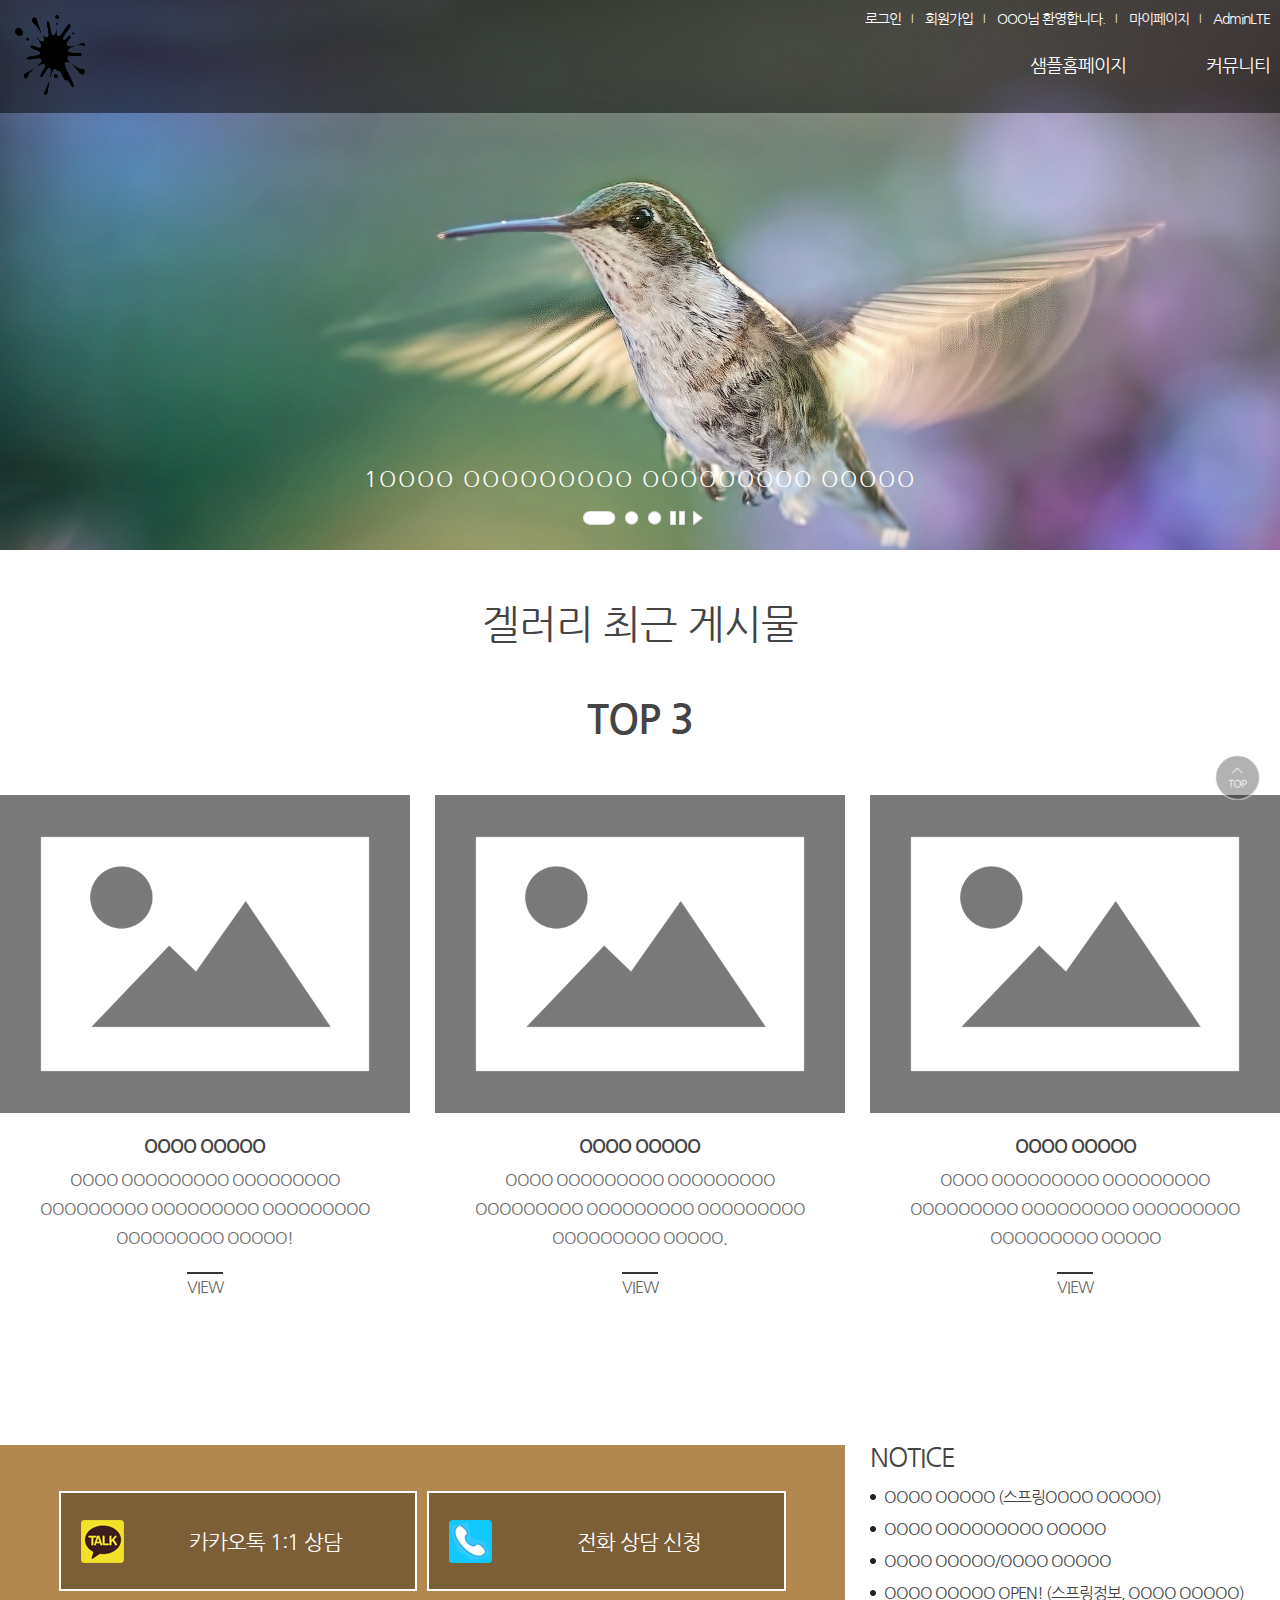
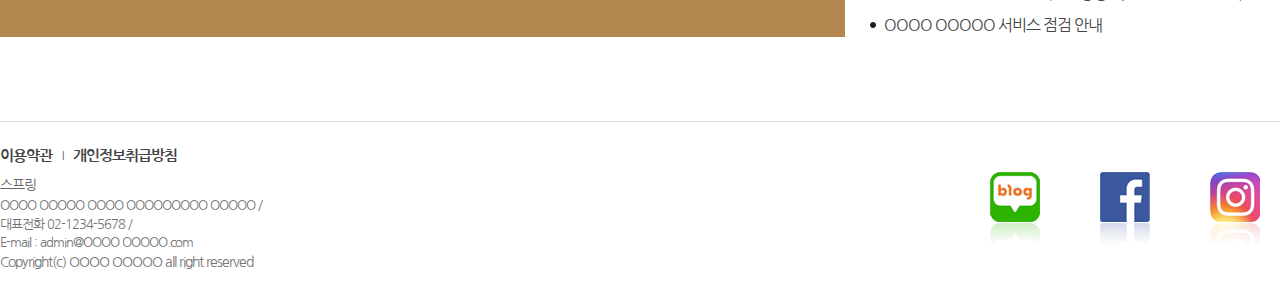
<file: home/index.html>
<!DOCTYPE html>
<html lang="ko">
<head>
<title> 스프링 </title>
<meta name="viewport" content="width=device-width, initial-scale=1, minimum-scale=1, maximum-scale=1">
<meta charset="utf-8" />
<meta http-equiv="X-UA-Compatible" content="IE=edge">
<!-- 제이쿼리 코어 임포트 가져오기(아래) -->
<script src="/home/js/jquery-3.6.0.js"></script>
<!-- 상단바로가기 클릭시 부드럽게 이동하는 외부 라이브러리 JS 임포트(아래) -->
<script src="/home/js/jquery.smooth-scroll.min.js"></script>
<!-- 화면을 초기화 시키는 reset 스타일 임포트:크로스브라이징 처리하기위해서 -->
<!-- 크롬, IE, 엣지, 사파리, 파이어폭스 h1, p, ul, div 태그의 크기가 조금씩 틀림니다. -->
<!-- 작업한 결과가 모든 브라우져(크로싱브라우징)에 똑같이 보이게 하기 위한 reset.css(아래) -->
<link rel="stylesheet" href="/home/css/reset.css">
<!-- 여기서 부터 사용자 정의형 스타일 + 스크립트 추가(아래) -->
<link rel="stylesheet" href="/home/css/mobile.css">
<!-- 테블릿용 CSS 임포트 -->
<link rel="stylesheet" href="/home/css/tablet.css">
<!-- PC용 CSS 임포트 -->
<link rel="stylesheet" href="/home/css/pc.css">
<script src="/home/js/main.js"></script>
<!-- 메인슬라이드 코어 임포트 -->
<script src="/home/js/slidemain.js"></script>
<style>
/* 테블릿용 메인페이지 스타일 지정(아래) 801px~무한대까지 재정의 */
@media all and (min-width:801px) {
	
}
/* PC용 메인페이지 스타일 지정 1066px~무한대까지 재정의 */
@media all and (min-width:1066px) {
	
}
</style>
<script>

// 메인페이지 전용 슬라이드 호출 부분

$(document).ready(function() {
	// 위에서 선언한 함수|변수 사용(아래)
	//여기서 함수호출(실행)
	slideAuto = setTimeout('play_w("right")', 3000);//3초마다 play_w함수 실행
	var slidePlayHide = setTimeout(function(){
		$('.rollplay').css('display','none');
	},3000);//3초 후에 rollplay클래스 플레이버튼 영역을 숨김
	// 3개의 슬라이드 버튼 클랙 액션처리
	$('.rollstop a').click(function(){
		// this는 클릭한 본인 태그를 말합니다.
		$(this).parent().hide();//현재 stop버튼 숨김.
		$('.rollplay').css('display','inline-block');
		if(slideAuto) {
			clearTimeout(slideAuto);//slideAuto변수가 없다면, play_w함수를 실행 중지.
		}
	});
	$('.rollplay a').click(function(){
		$(this).parent().hide();// a태그의 부모 rollplay영역 입니다.
		$('.rollstop').css('display','inline-block');
		play_w('right');//3초마다 슬라이드 이미지 액션일 발생합니다.

	});
	$('.rollingbtn li.seq a').each(function(index){
		$(this).click(function(){
			$('.rollplay').hide();
			$('.rollstop').css('display','inline-block');
			if(slideAuto) {
				clearTimeout(slideAuto);//슬라이드 중지
			}
			play_w(index);//슬라이드 재생 : 단 시작위치는 클릭한 index부터 무한반복
		});
	});
});
</script>
</head>
<body>
<!-- 헤더에서푸터까지 -->
<div id="wrap">
	<!-- 헤더상단메뉴영역영역 -->
	<header id="header">
		<div class="header_area box_inner clear">
			<!-- 상단로고영역 -->
			<h1><a href="index.html">스프링 in 자바</a></h1>
			<!-- //상단로고영역 -->
			
			<!-- 상단메뉴메뉴영역 -->
			<p class="openMOgnb">
				<a href="#">
					<b class="hdd">메뉴열기</b> 
					<span></span><span></span><span></span>
				</a>
			</p>
			<div class="header_cont">
				<ul class="util clear">
					<li><a href="login.html">로그인</a></li>
					<li><a href="join.html">회원가입</a></li>
					<!-- 로그인 후 보이는 메뉴(아래) -->
					<li><a href="#">OOO님 환영합니다.</a></li>
					<li><a href="mypage.html">마이페이지</a></li>
					<li><a href="../admin/home.html">AdminLTE</a></li>
				</ul>	
				<nav>
				<ul class="gnb clear">
					<li><a href="board_list.html" class="openAll1">샘플홈페이지</a>

                        <div class="gnb_depth gnb_depth2_1">
                            <ul class="submenu_list">
                                <li><a href="board_list.html">반응형홈페이지</a></li>
                            </ul>
                        </div>
					</li>
					<li><a href="board_list.html" class="openAll2">커뮤니티</a>
				        <div class="gnb_depth gnb_depth2_2">
                            <ul class="submenu_list">
                                <li><a href="board_list.html">공지사항</a></li>
                                <li><a href="board_list.html">겔러리게시판</a></li>
                            </ul>
                        </div>
					</li>
				</ul>
                </nav>
				<p class="closePop"><a href="javascript:;">닫기</a></p>
			</div>
			<!-- //상단메뉴메뉴영역 -->
		</div>
	</header>
	<!-- //헤더상단메뉴영역영역 -->
	
	<!-- 메인콘텐츠영역 -->
	<div id="container">
		<!-- 모바일+PC 공통슬라이드영역 -->
    	<div class="main_rolling_pc">
            <div class="visualRoll">
            	<!-- 슬라이드이미지영역 -->
                <ul class="viewImgList">
                    <li class="imglist0">
                        <div class="roll_content">
                            <a href="javascript:;">
							<p class="roll_txtline">1OOOO OOOOOOOOO OOOOOOOOO OOOOO</p>
							</a>
                        </div>
                    </li>
                    <li class="imglist1">
                        <div class="roll_content">
                            <a href="javascript:;">
							<p class="roll_txtline">2OOOO OOOOOOOOO OOOOOOOOO OOOOO</p>
							</a>
                        </div>
                    </li>
                    <li class="imglist2">
                        <div class="roll_content">
                            <a href="javascript:;">
							<p class="roll_txtline">3OOOO OOOOOOOOO OOOOOOOOO OOOOO</p>
							</a>
                        </div>
                    </li>
                </ul>
                <!-- //슬라이드이미지영역 -->
                <!-- 슬라이드버튼영역 -->
                <div class="rollbtnArea">
                    <ul class="rollingbtn">
						<!-- butt0 a img -->
                        <li class="seq butt0"><a href="#butt"><img src="./img/btn_rollbutt_on.png" alt="1번" /></a></li>
                        <li class="seq butt1"><a href="#butt"><img src="./img/btn_rollbutt_off.png" alt="2번" /></a></li>
                        <li class="seq butt2"><a href="#butt"><img src="./img/btn_rollbutt_off.png" alt="3번" /></a></li>
                        <li class="rollstop"><a href="#" class="stop"><img src="./img/btn_roll_stop.png" alt="멈춤" /></a></li>
                        <li class="rollplay"><a href="#" class="play"><img src="./img/btn_roll_play.png" alt="재생" /></a></li>
                    </ul>
                </div>
                <!-- //슬라이드버튼영역 -->
            </div>
        </div>
        <!-- //모바일+PC 공통슬라이드영역 -->
	
		<!-- 갤러리최근게시물영역 -->
		<div class="about_area">
			<h2>겔러리 최근 게시물 <b>TOP 3</b></h2>
			<div class="about_box">
				<ul class="place_list box_inner clear">
					<li><a href="#" onclick="$('.popup_base').css('height',$(document).height());$('.contact_pop').show();">
							<img class="img_topplace" src="img/no_image.png" alt="OOOO OOOOO" style="opacity:0.7;"/>
							<h3>OOOO OOOOO</h3>
							<p class="txt">OOOO OOOOOOOOO OOOOOOOOO OOOOOOOOO OOOOOOOOO OOOOOOOOO OOOOOOOOO OOOOO!</p>
							<span class="view">VIEW</span></a>
					</li>
					<li><a href="#" onclick="$('.popup_base').css('height',$(document).height());$('.space_pop').show();">
							<img class="img_topplace" src="img/no_image.png" alt="OOOO OOOOO" style="opacity:0.7;"/>
							<h3>OOOO OOOOO</h3>
							<p class="txt">OOOO OOOOOOOOO OOOOOOOOO OOOOOOOOO OOOOOOOOO OOOOOOOOO OOOOOOOOO OOOOO.</p>
							<span class="view">VIEW</span></a>
					</li>
					<li><a href="#" onclick="$('.popup_base').css('height',$(document).height());$('.program_pop').show();">
							<img class="img_topplace" src="img/no_image.png" alt="OOOO OOOOO" style="opacity:0.7;"/>
							<h3>OOOO OOOOO</h3>
							<p class="txt">OOOO OOOOOOOOO OOOOOOOOO OOOOOOOOO OOOOOOOOO OOOOOOOOO OOOOOOOOO OOOOO</p>
							<span class="view">VIEW</span></a>
					</li>
				</ul>
			</div>
		</div>
		<!-- //갤러리최근게시물영역 -->

		<!-- 카카오톡상담및최근공지사항영역 -->
		<div class="appbbs_area">
			<div class="appbbs_box box_inner clear">
				<h2 class="hdd">상담과 최근게시물</h2>
				<p class="app_line">
					<a href="javascript:;">카카오톡 1:1 상담</a>
					<a href="javascript:;">전화 상담 신청</a>
				</p>
				<div class="bbs_line">
					<h3>NOTICE</h3>
					<ul class="notice_recent">
						<li><a href="javascript:;">OOOO OOOOO (스프링OOOO OOOOO)</a></li>
						<li><a href="javascript:;">OOOO OOOOOOOOO OOOOO</a></li>
						<li><a href="javascript:;">OOOO OOOOO/OOOO OOOOO</a></li>
						<li><a href="javascript:;">OOOO OOOOO OPEN! (스프링정보, OOOO OOOOO)</a></li>
						<li><a href="javascript:;">OOOO OOOOO 서비스 점검 안내</a></li>
					</ul>
				</div>
			</div>
		</div>
		<!-- //카카오톡상담및최근공지사항영역 -->
	</div>
	<!-- //메이콘텐츠영역 -->
	
	<!-- 푸터메뉴및사업자정보영역 -->
	<footer>
		<div class="foot_area box_inner">
			<ul class="foot_list clear">
				<li><a href="javascript:;">이용약관</a></li>
				<li><a href="javascript:;">개인정보취급방침</a></li>
			</ul>
			<h2>스프링</h2>
            <p class="addr">OOOO OOOOO OOOO OOOOOOOOO OOOOO <span class="gubun">/</span>        
				<span class="br_line">대표전화 <span class="space0">02-1234-5678</span> <span class="gubun">/</span>        
					<span class="br_line">E-mail : <span class="space0"> admin@OOOO OOOOO.com</span></span>
				</span>
			</p>
			<p class="copy box_inner">Copyright(c) OOOO OOOOO all right reserved</p>
			<ul class="snslink clear">
				<li><a href="javascript:;">blog</a></li>
				<li><a href="javascript:;">facebook</a></li>
				<li><a href="javascript:;">instargram</a></li>
			</ul>
		</div>
	</footer>
	<!-- //푸터메뉴및주소영역 -->
</div>
<!-- //헤더에서푸터까지 -->

<!-- 하단퀵메뉴영역 -->
<div class="quick_area">
	<p class="to_top"><a href="#wrap" class="s_point">TOP</a></p>
</div>
<!-- //하단퀵메뉴영역 -->

</body>
</html>
</file>
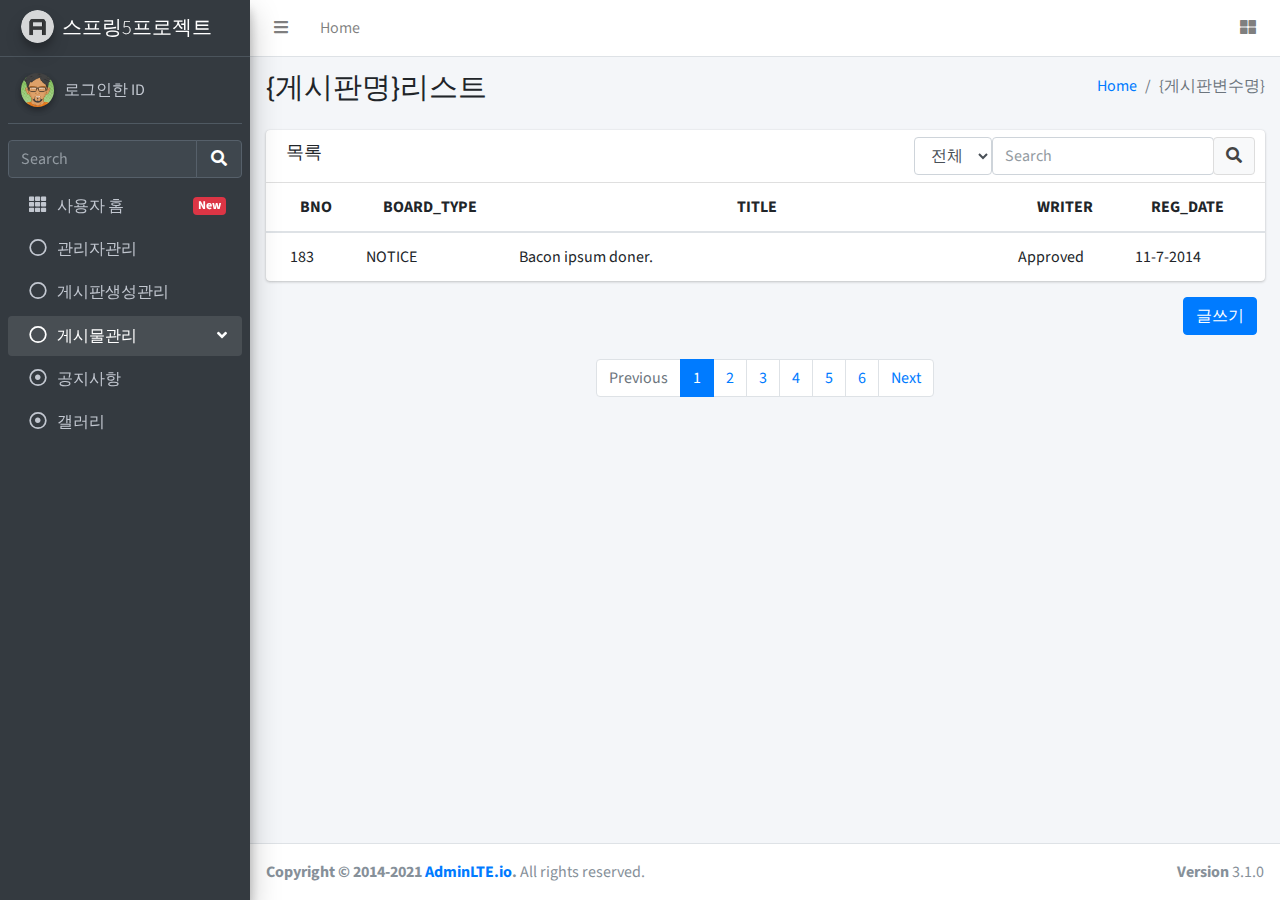
<file: admin/board_list.html>
<!DOCTYPE html>
<html lang="ko">
<head>
  <meta charset="utf-8">
  <meta name="viewport" content="width=device-width, initial-scale=1">
  <title>AdminLTE 3 | 대시보드</title>

  <!-- Google Font: Source Sans Pro 구글웹폰트 -->
  <link rel="stylesheet" href="https://fonts.googleapis.com/css?family=Source+Sans+Pro:300,400,400i,700&display=fallback">
  <!-- Font Awesome 폰트어썸 -->
  <link rel="stylesheet" href="plugins/fontawesome-free/css/all.min.css">
  <!-- Tempusdominus Bootstrap 4 부트스트랩4 -->
  <link rel="stylesheet" href="plugins/tempusdominus-bootstrap-4/css/tempusdominus-bootstrap-4.min.css">
  <!-- Theme style AdminLTE테마스타일 -->
  <link rel="stylesheet" href="dist/css/adminlte.min.css">
  <!-- overlayScrollbars 왼쪽스크롤메뉴-->
  <link rel="stylesheet" href="plugins/overlayScrollbars/css/OverlayScrollbars.min.css">
  <!-- summernote 웹에디터 -->
  <link rel="stylesheet" href="plugins/summernote/summernote-bs4.min.css">
  <!-- 사용자 지정 스타일 -->
</head>
<body class="hold-transition sidebar-mini layout-fixed">
<div class="wrapper">

  <!-- Preloader A로고 로딩중...표시 -->
  <div class="preloader flex-column justify-content-center align-items-center">
    <img class="animation__shake" src="dist/img/AdminLTELogo.png" alt="AdminLTELogo" height="60" width="60">
  </div>

  <!-- Navbar 햄버거메뉴라인부분 -->
  <nav class="main-header navbar navbar-expand navbar-white navbar-light">
    <!-- Left navbar links 왼쪽 햄버거메뉴와 home링크 부분 -->
    <ul class="navbar-nav">
      <li class="nav-item"> <!-- 햄버거 메뉴 -->
        <a class="nav-link" data-widget="pushmenu" href="#" role="button"><i class="fas fa-bars"></i></a>
      </li> 
      <li class="nav-item d-none d-sm-inline-block">
        <a href="home.html" class="nav-link">Home</a>
      </li>
    </ul>

    <!-- Right navbar links 오른쪽 아이콘 메뉴-->
    <ul class="navbar-nav ml-auto">
      <li class="nav-item">
        <a class="nav-link" data-widget="control-sidebar" data-slide="true" href="#" role="button">
          <i class="fas fa-th-large"></i>
        </a>
      </li>
    </ul>
  </nav>
  <!-- /.navbar -->

  <!-- Main Sidebar Container 왼쪽 사이드메뉴내용 -->
  <aside class="main-sidebar sidebar-dark-primary elevation-4">
    <!-- Brand Logo -->
    <a href="home.html" class="brand-link">
      <img src="dist/img/AdminLTELogo.png" alt="AdminLTE Logo" class="brand-image img-circle elevation-3" style="opacity: .8">
      <span class="brand-text font-weight-light">스프링5프로젝트</span>
    </a>

    <!-- Sidebar -->
    <div class="sidebar">
      <!-- Sidebar user panel (optional) 로그인한 정보 -->
      <div class="user-panel mt-3 pb-3 mb-3 d-flex">
        <div class="image">
          <img src="dist/img/avatar4.png" class="img-circle elevation-2" alt="User Image">
        </div>
        <div class="info">
          <a href="#" class="d-block">로그인한 ID</a>
        </div>
      </div>

      <!-- SidebarSearch Form 검색폼 -->
      <div class="form-inline">
        <div class="input-group" data-widget="sidebar-search">
          <input class="form-control form-control-sidebar" type="search" placeholder="Search" aria-label="Search">
          <div class="input-group-append">
            <button class="btn btn-sidebar">
              <i class="fas fa-search fa-fw"></i>
            </button>
          </div>
        </div>
      </div>

      <!-- Sidebar Menu  메뉴시작 -->
      <nav class="mt-2">
        <ul class="nav nav-pills nav-sidebar flex-column" data-widget="treeview" role="menu" data-accordion="false">
          <!-- Add icons to the links using the .nav-icon class
               with font-awesome or any other icon font library -->
          <li class="nav-item">
            <a href="/" class="nav-link">
              <i class="nav-icon fas fa-th"></i>
              <p>
                사용자 홈
                <span class="right badge badge-danger">New</span>
              </p>
            </a>
          </li>
          <li class="nav-item">
            <a href="#" class="nav-link">
              <i class="far fa-circle nav-icon"></i>
              <p>관리자관리</p>
            </a>
          </li>
          <li class="nav-item">
            <a href="#" class="nav-link">
              <i class="far fa-circle nav-icon"></i>
              <p>게시판생성관리</p>
            </a>
          </li>
          <li class="nav-item menu-open">
            <a href="#" class="nav-link">
              <i class="far fa-circle nav-icon"></i>
              <p>게시물관리
                <i class="right fas fa-angle-left"></i>
              </p>
            </a>
            <ul class="nav nav-treeview">
              <!-- 위 게시판 생성관리에서 만든 게시판 개수에 따라서 자동 증가(아래) -->
              <li class="nav-item">
                <a href="board_list.html" class="nav-link">
                  <i class="far fa-dot-circle nav-icon"></i>
                  <p>공지사항</p>
                </a>
              </li>
              <li class="nav-item">
                <a href="board_list.html" class="nav-link">
                  <i class="far fa-dot-circle nav-icon"></i>
                  <p>갤러리</p>
                </a>
              </li>
            </ul>
          </li>
        </ul>
      </nav>
      <!-- /.sidebar-menu -->
    </div>
    <!-- /.sidebar -->
  </aside>

  <!-- Content Wrapper. Contains page content -->
  <div class="content-wrapper">
    <!-- Content Header (Page header) -->
    <div class="content-header">
      <div class="container-fluid">
        <div class="row mb-2">
          <div class="col-sm-6">
            <h1 class="m-0">{게시판명}리스트</h1>
          </div><!-- /.col -->
          <div class="col-sm-6">
            <ol class="breadcrumb float-sm-right">
              <li class="breadcrumb-item"><a href="home.html">Home</a></li>
              <li class="breadcrumb-item active">{게시판변수명}</li>
            </ol>
          </div><!-- /.col -->
        </div><!-- /.row -->
      </div><!-- /.container-fluid -->
    </div>
    <!-- /.content-header -->

    <!-- Main content -->
    <section class="content">
      <div class="container-fluid">
        <!-- 콘텐츠 내용 -->
        <div class="card">
          <div class="card-header">
            <h3 class="card-title">목록</h3>

            <div class="card-tools">
              <!-- 내용 검색  폼-->
              <div class="input-group input-group-md">
                <form name="form_search" action="board_list.html" method="GET" class="form-horizontal">
                  <select class="form-control float-left" style="width: inherit;">
                    <option>전체</option>
                    <option>제목</option>
                    <option>내용</option>
                  </select>
                  <input type="text" name="table_search" class="form-control float-left" placeholder="Search" style="width: inherit;">
                  <div class="input-group-append float-left" style="width: inherit;">
                    <button type="submit" class="btn btn-default">
                      <i class="fas fa-search"></i>
                    </button>
                  </div>
                </form>
              </div>
              <!-- //내용 검색 폼 -->
            </div>
          </div>
          <!-- /.card-header -->
          <div class="card-body table-responsive p-0">
            <table class="table table-hover"> 
              <!-- 줄바꿈하지 않을 때 다음 클래스추카text-nowrap -->
              <thead>
                <tr>
                  <th class="text-center">BNO</th>
                  <th class="text-center">BOARD_TYPE</th>
                  <th class="text-center col-6">TITLE</th>
                  <th class="text-center">WRITER</th>
                  <th class="text-center">REG_DATE</th>
                </tr>
              </thead>
              <tbody>
                <!-- 아래 링크주소에 jsp에서 프로그램 처리 예쩡 -->
                <tr style="cursor: pointer;" onclick="location.replace('board_view.html?bn0=183');">
                   <td>183</td>
                   <td>NOTICE</td>
                   <td>Bacon ipsum doner.</td>
                   <td><span class="tag tag-success">Approved</span></td>    
                   <td>11-7-2014</td>               
                </tr>
              </tbody>
            </table>
          </div>
          <!-- /.card-body -->

        </div>
          <!-- //콘텐츠 내용 -->
          <!-- 페이징 처리 -->
        <div class="col-12 text-right">
          <a href="board_write.html" class="btn btn-primary mb-4">글쓰기</a>
          <ul class="pagination justify-content-center">
          <li class="paginate_button page-item previous disabled" id="example2_previous">
            <a href="#" aria-controls="example2" data-dt-idx="0" tabindex="0" class="page-link">Previous</a>
          </li>
          <li class="paginate_button page-item active"><a href="#" aria-controls="example2" data-dt-idx="1" tabindex="0" class="page-link">1</a>
          </li>
          <li class="paginate_button page-item ">
            <a href="#" aria-controls="example2" data-dt-idx="2" tabindex="0" class="page-link">2</a>
          </li>
          <li class="paginate_button page-item ">
            <a href="#" aria-controls="example2" data-dt-idx="3" tabindex="0" class="page-link">3</a>
          </li>
          <li class="paginate_button page-item ">
            <a href="#" aria-controls="example2" data-dt-idx="4" tabindex="0" class="page-link">4</a>
          </li>
          <li class="paginate_button page-item ">
            <a href="#" aria-controls="example2" data-dt-idx="5" tabindex="0" class="page-link">5</a>
          </li>
          <li class="paginate_button page-item ">
            <a href="#" aria-controls="example2" data-dt-idx="6" tabindex="0" class="page-link">6</a>
          </li>
          <li class="paginate_button page-item next" id="example2_next">
            <a href="#" aria-controls="example2" data-dt-idx="7" tabindex="0" class="page-link">Next</a>
          </li>
          </ul>
        </div>

    <!-- //페이징 처리 -->
      </div><!-- /.container-fluid -->
    </section>
    <!-- /.content -->
  </div>
  <!-- /.content-wrapper -->
  <footer class="main-footer">
    <strong>Copyright &copy; 2014-2021 <a href="https://adminlte.io">AdminLTE.io</a>.</strong>
    All rights reserved.
    <div class="float-right d-none d-sm-inline-block">
      <b>Version</b> 3.1.0
    </div>
  </footer>

  <!-- Control Sidebar 오른쪽 바둑판메뉴클릭스 나오는 내용-->
  <aside class="control-sidebar control-sidebar-dark">
    <!-- demo.js에 출력할 내용 존재, demo.js사용않함 -->
    <div class="text-center mt-4">
      <h5>로그아웃</h5><hr class="mb-2"/>
      <button type="button" class="btn btn-primary" id="btn_logout">로그아웃</button>
    </div>
  </aside>
  <!-- /.control-sidebar -->
</div>
<!-- ./wrapper -->

<!-- jQuery 제이쿼어 코어 -->
<script src="plugins/jquery/jquery.min.js"></script>
<!-- jQuery UI 1.11.4 제이쿼리UI 코어-->
<script src="plugins/jquery-ui/jquery-ui.min.js"></script>
<!-- Resolve conflict in jQuery UI tooltip with Bootstrap tooltip -->
<script>
  $.widget.bridge('uibutton', $.ui.button)
</script>
<!-- Bootstrap 4 부트스트랩4 코어 -->
<script src="plugins/bootstrap/js/bootstrap.bundle.min.js"></script>
<!-- Summernote 섬머노트웹에디터 코어 -->
<script src="plugins/summernote/summernote-bs4.min.js"></script>
<!-- overlayScrollbars 왼쪽스크롤메뉴 코어 -->
<script src="plugins/overlayScrollbars/js/jquery.overlayScrollbars.min.js"></script>
<!-- AdminLTE App AdminLTE 코어 -->
<script src="dist/js/adminlte.js"></script>
<!-- AdminLTE for demo purposes 오른쪽메뉴-로그아웃사용 코어 -->
<!-- <script src="dist/js/demo.js"></script> -->
<!-- AdminLTE dashboard demo (대시보드 전용 코어) -->
</body>
</html>
</file>
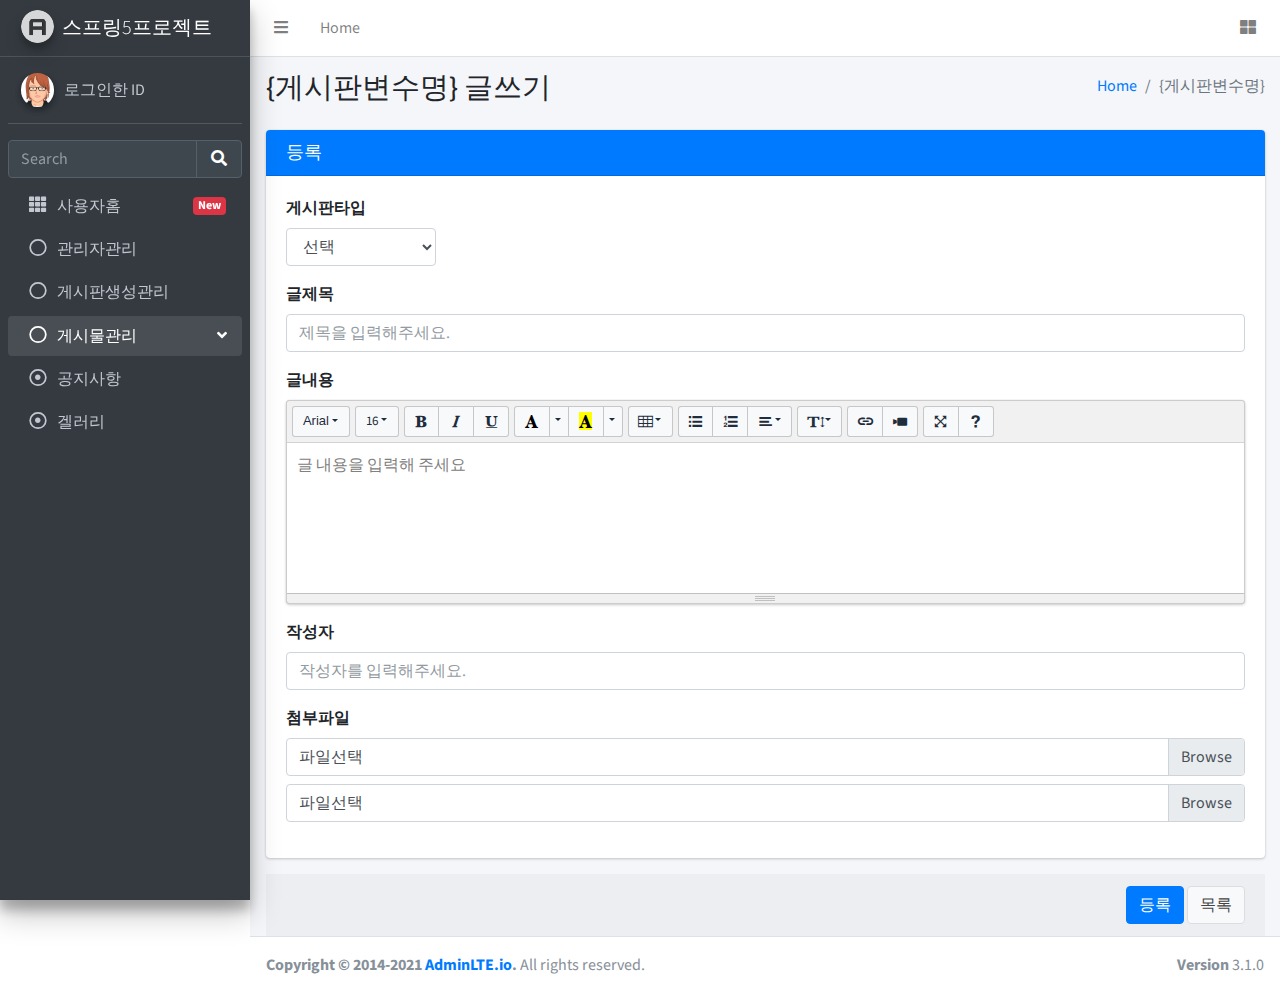
<file: admin/board_write.html>
<!DOCTYPE html>
<html lang="ko">
<head>
  <meta charset="utf-8">
  <meta name="viewport" content="width=device-width, initial-scale=1">
  <title>AdminLTE 3 | 대시보드</title>
  <!-- Google Font: Source Sans Pro 구글웹폰트 -->
  <link rel="stylesheet" href="https://fonts.googleapis.com/css?family=Source+Sans+Pro:300,400,400i,700&display=fallback">
  <!-- Font Awesome 폰트어썸 -->
  <link rel="stylesheet" href="plugins/fontawesome-free/css/all.min.css">
  <!-- Tempusdominus Bootstrap 4 부트스트랩4 -->
  <link rel="stylesheet" href="plugins/tempusdominus-bootstrap-4/css/tempusdominus-bootstrap-4.min.css">
  <!-- Theme style AdminLTE 테마스타일 -->
  <link rel="stylesheet" href="dist/css/adminlte.min.css">
  <!-- overlayScrollbars 왼쪽스크롤메뉴 -->
  <link rel="stylesheet" href="plugins/overlayScrollbars/css/OverlayScrollbars.min.css">
  <!-- summernote 웹에디터 -->
  <link rel="stylesheet" href="plugins/summernote/summernote-bs4.min.css">
</head>
<body class="hold-transition sidebar-mini layout-fixed">
<div class="wrapper">

  <!-- Preloader A로고 로딩중...표시 -->
  <div class="preloader flex-column justify-content-center align-items-center">
    <img class="animation__shake" src="dist/img/AdminLTELogo.png" alt="AdminLTELogo" height="60" width="60">
  </div>

  <!-- Navbar 햄버거메뉴 라인 부분 -->
  <nav class="main-header navbar navbar-expand navbar-white navbar-light">
    <!-- Left navbar links 왼쪽 햄버거 메뉴와 Home링크메뉴 -->
    <ul class="navbar-nav">
      <li class="nav-item"> 
        <a class="nav-link" data-widget="pushmenu" href="#" role="button"><i class="fas fa-bars"></i></a>
      </li>
      <li class="nav-item d-none d-sm-inline-block">
        <a href="home.html" class="nav-link">Home</a>
      </li>
    </ul>
    <!-- Right navbar links 오른쪽 아이콘 메뉴 -->
    <ul class="navbar-nav ml-auto">
     
      <li class="nav-item">
        <a class="nav-link" data-widget="control-sidebar" data-slide="true" href="#" role="button">
          <i class="fas fa-th-large"></i>
        </a>
      </li>
    </ul>
  </nav>
  <!-- /.navbar -->

  <!-- Main Sidebar Container 왼쪽 사이드메뉴내용 -->
  <aside class="main-sidebar sidebar-dark-primary elevation-4">
    <!-- Brand Logo -->
    <a href="home.html" class="brand-link">
      <img src="dist/img/AdminLTELogo.png" alt="AdminLTE Logo" class="brand-image img-circle elevation-3" style="opacity: .8">
      <span class="brand-text font-weight-light">스프링5프로젝트</span>
    </a>

    <!-- Sidebar -->
    <div class="sidebar">
      <!-- Sidebar user panel (optional) 로그인한 정보 -->
      <div class="user-panel mt-3 pb-3 mb-3 d-flex">
        <div class="image">
          <img src="dist/img/avatar3.png" class="img-circle elevation-2" alt="User Image">
        </div>
        <div class="info">
          <a href="#" class="d-block">로그인한 ID</a>
        </div>
      </div>

      <!-- SidebarSearch Form 검색폼 -->
      <div class="form-inline">
        <div class="input-group" data-widget="sidebar-search">
          <input class="form-control form-control-sidebar" type="search" placeholder="Search" aria-label="Search">
          <div class="input-group-append">
            <button class="btn btn-sidebar">
              <i class="fas fa-search fa-fw"></i>
            </button>
          </div>
        </div>
      </div>

      <!-- Sidebar Menu 메뉴시작 -->
      <nav class="mt-2">
        <ul class="nav nav-pills nav-sidebar flex-column" data-widget="treeview" role="menu" data-accordion="false">
          <!-- Add icons to the links using the .nav-icon class
               with font-awesome or any other icon font library -->
          
          <li class="nav-item">
            <a href="/" class="nav-link">
              <i class="nav-icon fas fa-th"></i>
              <p>
                사용자홈
                <span class="right badge badge-danger">New</span>
              </p>
            </a>
          </li>
          <li class="nav-item">
            <a href="#" class="nav-link">
              <i class="far fa-circle nav-icon"></i>
              <p>관리자관리</p>
            </a>
          </li>
          <li class="nav-item">
            <a href="#" class="nav-link">
              <i class="far fa-circle nav-icon"></i>
              <p>게시판생성관리</p>
            </a>
          </li>
          <li class="nav-item menu-open">
            <a href="#" class="nav-link">
              <i class="far fa-circle nav-icon"></i>
              <p>게시물관리
                <i class="right fas fa-angle-left"></i>
              </p>
            </a>
            <ul class="nav nav-treeview">
              <!-- 위 게시판 생성관리에서 만든 게시판 개수에 따라서 자동 증가(아래) -->
              <li class="nav-item">
                <a href="board_list.html" class="nav-link">
                  <i class="far fa-dot-circle nav-icon"></i>
                  <p>공지사항</p>
                </a>
              </li>
              <li class="nav-item">
                <a href="board_list.html" class="nav-link">
                  <i class="far fa-dot-circle nav-icon"></i>
                  <p>겔러리</p>
                </a>
              </li>
            </ul>
          </li>
          
        </ul>
      </nav>
      <!-- /.sidebar-menu -->
    </div>
    <!-- /.sidebar -->
  </aside>

  <!-- Content Wrapper. Contains page content -->
  <div class="content-wrapper">
    <!-- Content Header (Page header) -->
    <div class="content-header">
      <div class="container-fluid">
        <div class="row mb-2">
          <div class="col-sm-6">
            <h1 class="m-0">{게시판변수명} 글쓰기</h1>
          </div><!-- /.col -->
          <div class="col-sm-6">
            <ol class="breadcrumb float-sm-right">
              <li class="breadcrumb-item"><a href="#">Home</a></li>
              <li class="breadcrumb-item active">{게시판변수명}</li>
            </ol>
          </div><!-- /.col -->
        </div><!-- /.row -->
      </div><!-- /.container-fluid -->
    </div>
    <!-- /.content-header -->

    <!-- Main content -->
    <section class="content">
      <div class="container-fluid">
        <!-- 콘텐츠 내용 -->
        <div class="card card-primary">
          <div class="card-header">
            <h3 class="card-title">등록</h3>
          </div>
          <!-- /.card-header -->
          <!-- form start -->
          <!-- 첨부파일을 전송할 때 enctype 필수, 없으면 첨부파일이 전송X -->
          <form name="form_write" action="board_write.html" enctype="multipart/form-data">
            <div class="card-body">
              <div class="form-group">
                <label for="board_type">게시판타입</label>
                <select name="board_type" class="form-control" style="width: 150px;">
                  <option>선택</option>
                  <option>공지사항</option>
                  <option>겔러리</option>
                </select>
              </div>
              <div class="form-group">
                <label for="title">글제목</label>
                <input name="title" type="text" class="form-control" id="title" placeholder="제목을 입력해주세요." required>
              </div>
              <div class="form-group">
                <label for="content">글내용</label>
                <textarea name="content" id="content" class="form-control" placeholder="내용을 입력해주세요." required></textarea>
              </div>
              <div class="form-group">
                <label for="writer">작성자</label>
                <input name="writer" type="text" class="form-control" id="writer" placeholder="작성자를 입력해주세요." required>
              </div>
              <div class="form-group">
                <label for="exampleInputFile">첨부파일</label>
                <div class="input-group">
                  <div class="custom-file">
                    <input name="file" type="file" class="custom-file-input" id="file0">
                    <label class="custom-file-label" for="file0">파일선택</label>
                  </div>
                </div>
                <div class="mb-2"></div>
                <div class="input-group">
                  <div class="custom-file">
                    <input name="file" type="file" class="custom-file-input" id="file1">
                    <label class="custom-file-label" for="file1">파일선택</label>
                  </div>
                </div>
              </div>
              </div>
            </div>
            <!-- /.card-body -->

            <div class="card-footer text-right">
              <button type="submit" class="btn btn-primary">등록</button>
              <a href="board_list.html" class="btn btn-default">목록</a>
            </div>
          </form>
        </div>
        <!-- //콘텐츠 내용 -->
      </div><!-- /.container-fluid -->
    </section>
    <!-- /.content -->
  </div>
  <!-- /.content-wrapper -->
  <footer class="main-footer">
    <strong>Copyright &copy; 2014-2021 <a href="https://adminlte.io">AdminLTE.io</a>.</strong>
    All rights reserved.
    <div class="float-right d-none d-sm-inline-block">
      <b>Version</b> 3.1.0
    </div>
  </footer>

  <!-- Control Sidebar 오른쪽 바둑판베뉴클릭시 나오는 내용 -->
  <aside class="control-sidebar control-sidebar-dark">
    <!-- demo.js에서 출력할 내용이 존재, demo.js사용않함. -->
    <div class="text-center mt-4">
    <h5>로그아웃</h5><hr class="mb-2"/>
    <button type="button" class="btn btn-primary" id="btn_logout">로그아웃</button>
    </div>
  </aside>
  <!-- /.control-sidebar -->
</div>
<!-- ./wrapper -->
<!-- jQuery 제이쿼리 코어 -->
<script src="plugins/jquery/jquery.min.js"></script>
<!-- jQuery UI 1.11.4 제이쿼리 UI코어 -->
<script src="plugins/jquery-ui/jquery-ui.min.js"></script>
<!-- Resolve conflict in jQuery UI tooltip with Bootstrap tooltip -->
<script>
  $.widget.bridge('uibutton', $.ui.button)
</script>
<!-- Bootstrap 4 부트스트랩4 코어 -->
<script src="plugins/bootstrap/js/bootstrap.bundle.min.js"></script>
<!-- Summernote 섬머노트웹에디터 코어 -->
<script src="plugins/summernote/summernote-bs4.min.js"></script>
<!-- overlayScrollbars 왼쪽스크롤메뉴 코어 -->
<script src="plugins/overlayScrollbars/js/jquery.overlayScrollbars.min.js"></script>
<!-- AdminLTE App AdminLTE코어 -->
<script src="dist/js/adminlte.js"></script>
<!-- AdminLTE for demo purposes 오른쪽메뉴-로그아웃사용 코어: 사용안함. -->
<!-- <script src="dist/js/demo.js"></script> -->
<!-- 첨부파일명을 input태그디자인 안쪽에 집어넣는 확장프로그램 -->
<script src="/admin/plugins/bs-custom-file-input/bs-custom-file-input.min.js"></script>
<!-- 위 첨부파일 확장프로그램 실행(아래-개발자가 처리) -->
<script>
	$(document).ready(function(){
		bsCustomFileInput.init();
	});
</script>
<!-- 서머노트 웹에디터 실행(아래-개발자가 처리) -->
<script>
	$(document).ready(function(){
		//$('#content_lbl').summernote();//기본실행. 이기본실을 개발자 커스터마이징 합니다.
		$('#content').summernote({
			height:150,
			lang:'ko-KR',
			placeholder:'글 내용을 입력해 주세요',
			toolbar: [
				['fontname',['fontname']],
				['fontsize',['fontsize']],
				['style',['bold','italic','underline']],
				['color',['forecolor','color']],
				['table',['table']],
				['para',['ul','ol','paragraph']],
				['height',['height']],
				['insert',['link','video']],//'picture',
				['view',['fullscreen','help']]
			],
			fontNames: ['Arial','Arial Black','맑은 고딕','궁서','Nanum Gothic'],
			fontSizes: ['8','10','12','14','16','18','20','22','24','26','28','30'],
			fontNamesIgnoreCheck: ['Nanum Gothic']
		});
	});
</script>
</body>
</html>
</file>
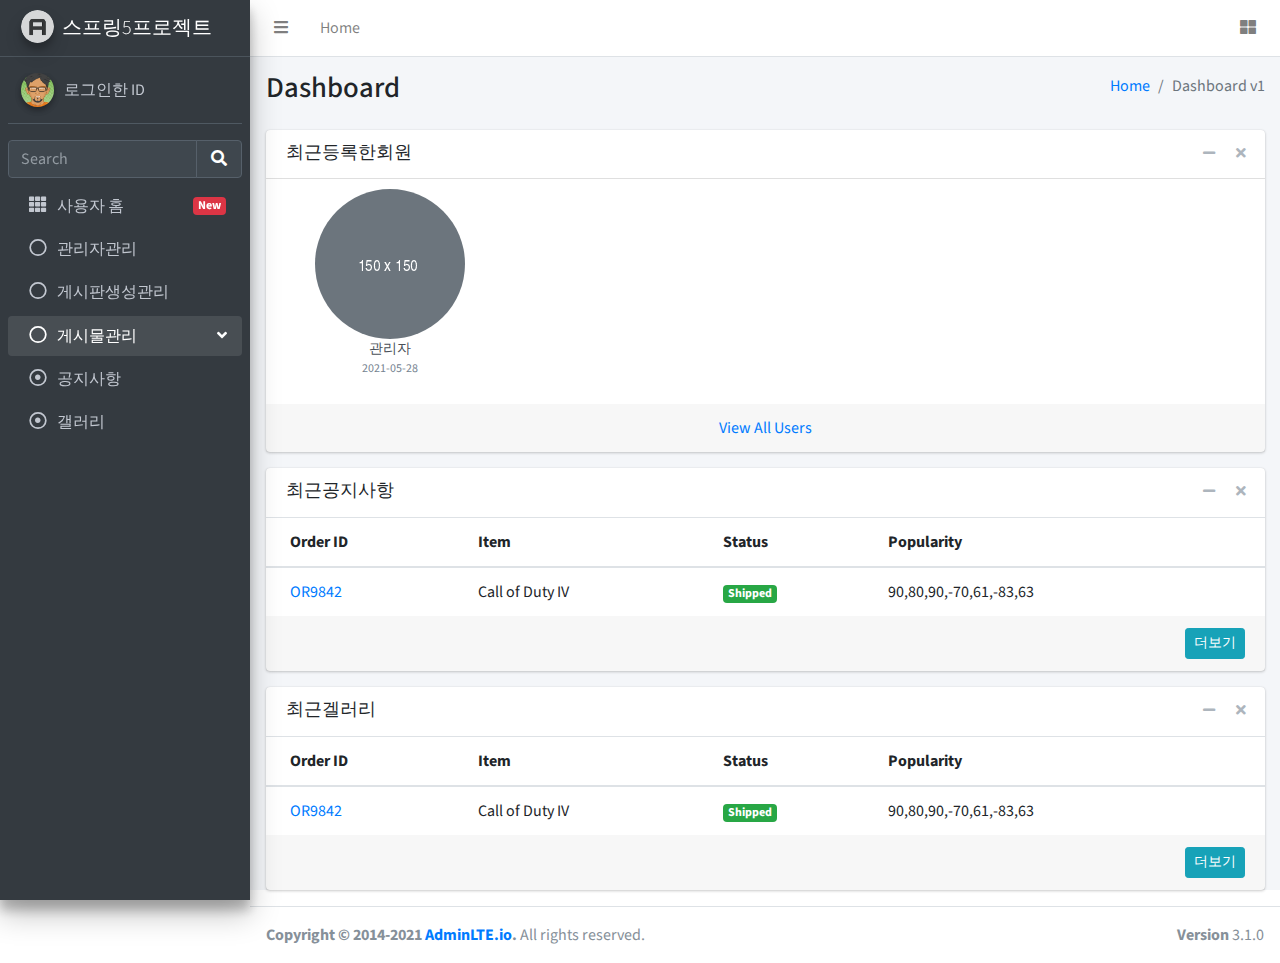
<file: admin/home.html>
<!DOCTYPE html>
<html lang="ko">
<head>
  <meta charset="utf-8">
  <meta name="viewport" content="width=device-width, initial-scale=1">
  <title>AdminLTE 3 | 대시보드</title>

  <!-- Google Font: Source Sans Pro 구글웹폰트 -->
  <link rel="stylesheet" href="https://fonts.googleapis.com/css?family=Source+Sans+Pro:300,400,400i,700&display=fallback">
  <!-- Font Awesome 폰트어썸 -->
  <link rel="stylesheet" href="plugins/fontawesome-free/css/all.min.css">
  <!-- Tempusdominus Bootstrap 4 부트스트랩4 -->
  <link rel="stylesheet" href="plugins/tempusdominus-bootstrap-4/css/tempusdominus-bootstrap-4.min.css">
  <!-- Theme style AdminLTE테마스타일 -->
  <link rel="stylesheet" href="dist/css/adminlte.min.css">
  <!-- overlayScrollbars 왼쪽스크롤메뉴-->
  <link rel="stylesheet" href="plugins/overlayScrollbars/css/OverlayScrollbars.min.css">
  <!-- summernote 웹에디터 -->
  <link rel="stylesheet" href="plugins/summernote/summernote-bs4.min.css">
</head>
<body class="hold-transition sidebar-mini layout-fixed">
<div class="wrapper">

  <!-- Preloader A로고 로딩중...표시 -->
  <div class="preloader flex-column justify-content-center align-items-center">
    <img class="animation__shake" src="dist/img/AdminLTELogo.png" alt="AdminLTELogo" height="60" width="60">
  </div>

  <!-- Navbar 햄버거메뉴라인부분 -->
  <nav class="main-header navbar navbar-expand navbar-white navbar-light">
    <!-- Left navbar links 왼쪽 햄버거메뉴와 home링크 부분 -->
    <ul class="navbar-nav">
      <li class="nav-item"> <!-- 햄버거 메뉴 -->
        <a class="nav-link" data-widget="pushmenu" href="#" role="button"><i class="fas fa-bars"></i></a>
      </li> 
      <li class="nav-item d-none d-sm-inline-block">
        <a href="home.html" class="nav-link">Home</a>
      </li>
    </ul>

    <!-- Right navbar links 오른쪽 아이콘 메뉴-->
    <ul class="navbar-nav ml-auto">
      <li class="nav-item">
        <a class="nav-link" data-widget="control-sidebar" data-slide="true" href="#" role="button">
          <i class="fas fa-th-large"></i>
        </a>
      </li>
    </ul>
  </nav>
  <!-- /.navbar -->

  <!-- Main Sidebar Container 왼쪽 사이드메뉴내용 -->
  <aside class="main-sidebar sidebar-dark-primary elevation-4">
    <!-- Brand Logo -->
    <a href="home.html" class="brand-link">
      <img src="dist/img/AdminLTELogo.png" alt="AdminLTE Logo" class="brand-image img-circle elevation-3" style="opacity: .8">
      <span class="brand-text font-weight-light">스프링5프로젝트</span>
    </a>

    <!-- Sidebar -->
    <div class="sidebar">
      <!-- Sidebar user panel (optional) 로그인한 정보 -->
      <div class="user-panel mt-3 pb-3 mb-3 d-flex">
        <div class="image">
          <img src="dist/img/avatar4.png" class="img-circle elevation-2" alt="User Image">
        </div>
        <div class="info">
          <a href="#" class="d-block">로그인한 ID</a>
        </div>
      </div>

      <!-- SidebarSearch Form 검색폼 -->
      <div class="form-inline">
        <div class="input-group" data-widget="sidebar-search">
          <input class="form-control form-control-sidebar" type="search" placeholder="Search" aria-label="Search">
          <div class="input-group-append">
            <button class="btn btn-sidebar">
              <i class="fas fa-search fa-fw"></i>
            </button>
          </div>
        </div>
      </div>

      <!-- Sidebar Menu  메뉴시작 -->
      <nav class="mt-2">
        <ul class="nav nav-pills nav-sidebar flex-column" data-widget="treeview" role="menu" data-accordion="false">
          <!-- Add icons to the links using the .nav-icon class
               with font-awesome or any other icon font library -->
          <li class="nav-item">
            <a href="/" class="nav-link">
              <i class="nav-icon fas fa-th"></i>
              <p>
                사용자 홈
                <span class="right badge badge-danger">New</span>
              </p>
            </a>
          </li>
          <li class="nav-item">
            <a href="#" class="nav-link">
              <i class="far fa-circle nav-icon"></i>
              <p>관리자관리</p>
            </a>
          </li>
          <li class="nav-item">
            <a href="#" class="nav-link">
              <i class="far fa-circle nav-icon"></i>
              <p>게시판생성관리</p>
            </a>
          </li>
          <li class="nav-item menu-open">
            <a href="#" class="nav-link">
              <i class="far fa-circle nav-icon"></i>
              <p>게시물관리
                <i class="right fas fa-angle-left"></i>
              </p>
            </a>
            <ul class="nav nav-treeview">
              <!-- 위 게시판 생성관리에서 만든 게시판 개수에 따라서 자동 증가(아래) -->
              <li class="nav-item">
                <a href="board_list.html" class="nav-link">
                  <i class="far fa-dot-circle nav-icon"></i>
                  <p>공지사항</p>
                </a>
              </li>
              <li class="nav-item">
                <a href="board_list.html" class="nav-link">
                  <i class="far fa-dot-circle nav-icon"></i>
                  <p>갤러리</p>
                </a>
              </li>
            </ul>
          </li>
        </ul>
      </nav>
      <!-- /.sidebar-menu -->
    </div>
    <!-- /.sidebar -->
  </aside>

  <!-- Content Wrapper. Contains page content -->
  <div class="content-wrapper">
    <!-- Content Header (Page header) -->
    <div class="content-header">
      <div class="container-fluid">
        <div class="row mb-2">
          <div class="col-sm-6">
            <h1 class="m-0">Dashboard</h1>
          </div><!-- /.col -->
          <div class="col-sm-6">
            <ol class="breadcrumb float-sm-right">
              <li class="breadcrumb-item"><a href="home.html">Home</a></li>
              <li class="breadcrumb-item active">Dashboard v1</li>
            </ol>
          </div><!-- /.col -->
        </div><!-- /.row -->
      </div><!-- /.container-fluid -->
    </div>
    <!-- /.content-header -->

    <!-- Main content -->
    <section class="content">
      <div class="container-fluid">
        <!-- 최근 등록환 회원목록 -->

        <div class="card">
          <div class="card-header">
            <h3 class="card-title">최근등록한회원</h3>

            <div class="card-tools">
              <!-- <span class="badge badge-danger">8 New Members</span> -->
              <button type="button" class="btn btn-tool" data-card-widget="collapse">
                <i class="fas fa-minus"></i>
              </button>
              <button type="button" class="btn btn-tool" data-card-widget="remove">
                <i class="fas fa-times"></i>
              </button>
            </div>
          </div>
          <!-- /.card-header -->
          <div class="card-body p-0">
            <ul class="users-list clearfix">
              <li style="cursor: pointer;" onclick="alert('해당회원정버로 이동합니다.-준비중');">
                <img src="dist/img/default-150x150.png" alt="User Image">
                <a class="users-list-name" href="#">관리자</a>
                <span class="users-list-date">2021-05-28</span>
              </li>
            </ul>
            <!-- /.users-list -->
          </div>
          <!-- /.card-body -->
          <div class="card-footer text-center">
            <a href="javascript:alert('회원목록으로 이동-준비중');">View All Users</a>
          </div>
          <!-- /.card-footer -->
        </div>

        <!-- //최근 등록환 회원목록 -->

                <!-- 최근 게시물 리스트(공지사항 +겔러리 + QnA게시판) -->

                <div class="card">
                  <div class="card-header border-transparent">
                    <h3 class="card-title">최근공지사항</h3>
        
                    <div class="card-tools">
                      <button type="button" class="btn btn-tool" data-card-widget="collapse">
                        <i class="fas fa-minus"></i>
                      </button>
                      <button type="button" class="btn btn-tool" data-card-widget="remove">
                        <i class="fas fa-times"></i>
                      </button>
                    </div>
                  </div>
                  <!-- /.card-header -->
                  <div class="card-body p-0">
                    <div class="table-responsive">
                      <table class="table m-0">
                        <thead>
                        <tr>
                          <th>Order ID</th>
                          <th>Item</th>
                          <th>Status</th>
                          <th>Popularity</th>
                        </tr>
                        </thead>
                        <tbody>
                        <tr>
                          <td><a href="pages/examples/invoice.html">OR9842</a></td>
                          <td>Call of Duty IV</td>
                          <td><span class="badge badge-success">Shipped</span></td>
                          <td>
                            <div class="sparkbar" data-color="#00a65a" data-height="20">90,80,90,-70,61,-83,63</div>
                          </td>
                        </tr>
                        </tbody>
                      </table>
                    </div>
                    <!-- /.table-responsive -->
                  </div>
                  <!-- /.card-body -->
                  <div class="card-footer clearfix">
                    <a href="javascript:void(0)" class="btn btn-sm btn-info float-right">더보기</a>                  
                  </div>
                  <!-- /.card-footer -->
                </div>
        
                <div class="card">
                  <div class="card-header border-transparent">
                    <h3 class="card-title">최근겔러리</h3>
        
                    <div class="card-tools">
                      <button type="button" class="btn btn-tool" data-card-widget="collapse">
                        <i class="fas fa-minus"></i>
                      </button>
                      <button type="button" class="btn btn-tool" data-card-widget="remove">
                        <i class="fas fa-times"></i>
                      </button>
                    </div>
                  </div>
                  <!-- /.card-header -->
                  <div class="card-body p-0">
                    <div class="table-responsive">
                      <table class="table m-0">
                        <thead>
                        <tr>
                          <th>Order ID</th>
                          <th>Item</th>
                          <th>Status</th>
                          <th>Popularity</th>
                        </tr>
                        </thead>
                        <tbody>
                        <tr>
                          <td><a href="pages/examples/invoice.html">OR9842</a></td>
                          <td>Call of Duty IV</td>
                          <td><span class="badge badge-success">Shipped</span></td>
                          <td>
                            <div class="sparkbar" data-color="#00a65a" data-height="20">90,80,90,-70,61,-83,63</div>
                          </td>
                        </tr>
                      
                        </tbody>
                      </table>
                    </div>
                    <!-- /.table-responsive -->
                  </div>
                  <!-- /.card-body -->
                  <div class="card-footer clearfix">
                    <a href="javascript:void(0)" class="btn btn-sm btn-info float-right">더보기</a>
                  </div>
                  <!-- /.card-footer -->
                </div>
                <!-- //최근 게시물 리스트 -->
      </div><!-- /.container-fluid -->
    </section>
    <!-- /.content -->
  </div>
  <!-- /.content-wrapper -->
  <footer class="main-footer">
    <strong>Copyright &copy; 2014-2021 <a href="https://adminlte.io">AdminLTE.io</a>.</strong>
    All rights reserved.
    <div class="float-right d-none d-sm-inline-block">
      <b>Version</b> 3.1.0
    </div>
  </footer>

  <!-- Control Sidebar 오른쪽 바둑판메뉴클릭스 나오는 내용-->
  <aside class="control-sidebar control-sidebar-dark">
    <!-- demo.js에 출력할 내용 존재, demo.js사용않함 -->
    <div class="text-center mt-4">
      <h5>로그아웃</h5><hr class="mb-2"/>
      <button type="button" class="btn btn-primary" id="btn_logout">로그아웃</button>
    </div>
  </aside>
  <!-- /.control-sidebar -->
</div>
<!-- ./wrapper -->

<!-- jQuery 제이쿼어 코어 -->
<script src="plugins/jquery/jquery.min.js"></script>
<!-- jQuery UI 1.11.4 제이쿼리UI 코어-->
<script src="plugins/jquery-ui/jquery-ui.min.js"></script>
<!-- Resolve conflict in jQuery UI tooltip with Bootstrap tooltip -->
<script>
  $.widget.bridge('uibutton', $.ui.button)
</script>
<!-- Bootstrap 4 부트스트랩4 코어 -->
<script src="plugins/bootstrap/js/bootstrap.bundle.min.js"></script>
<!-- Summernote 섬머노트웹에디터 코어 -->
<script src="plugins/summernote/summernote-bs4.min.js"></script>
<!-- overlayScrollbars 왼쪽스크롤메뉴 코어 -->
<script src="plugins/overlayScrollbars/js/jquery.overlayScrollbars.min.js"></script>
<!-- AdminLTE App AdminLTE 코어 -->
<script src="dist/js/adminlte.js"></script>
<!-- AdminLTE for demo purposes 오른쪽메뉴-로그아웃사용 코어 -->
<!-- <script src="dist/js/demo.js"></script> -->
<!-- AdminLTE dashboard demo (대시보드 전용 코어) -->
</body>
</html>
</file>
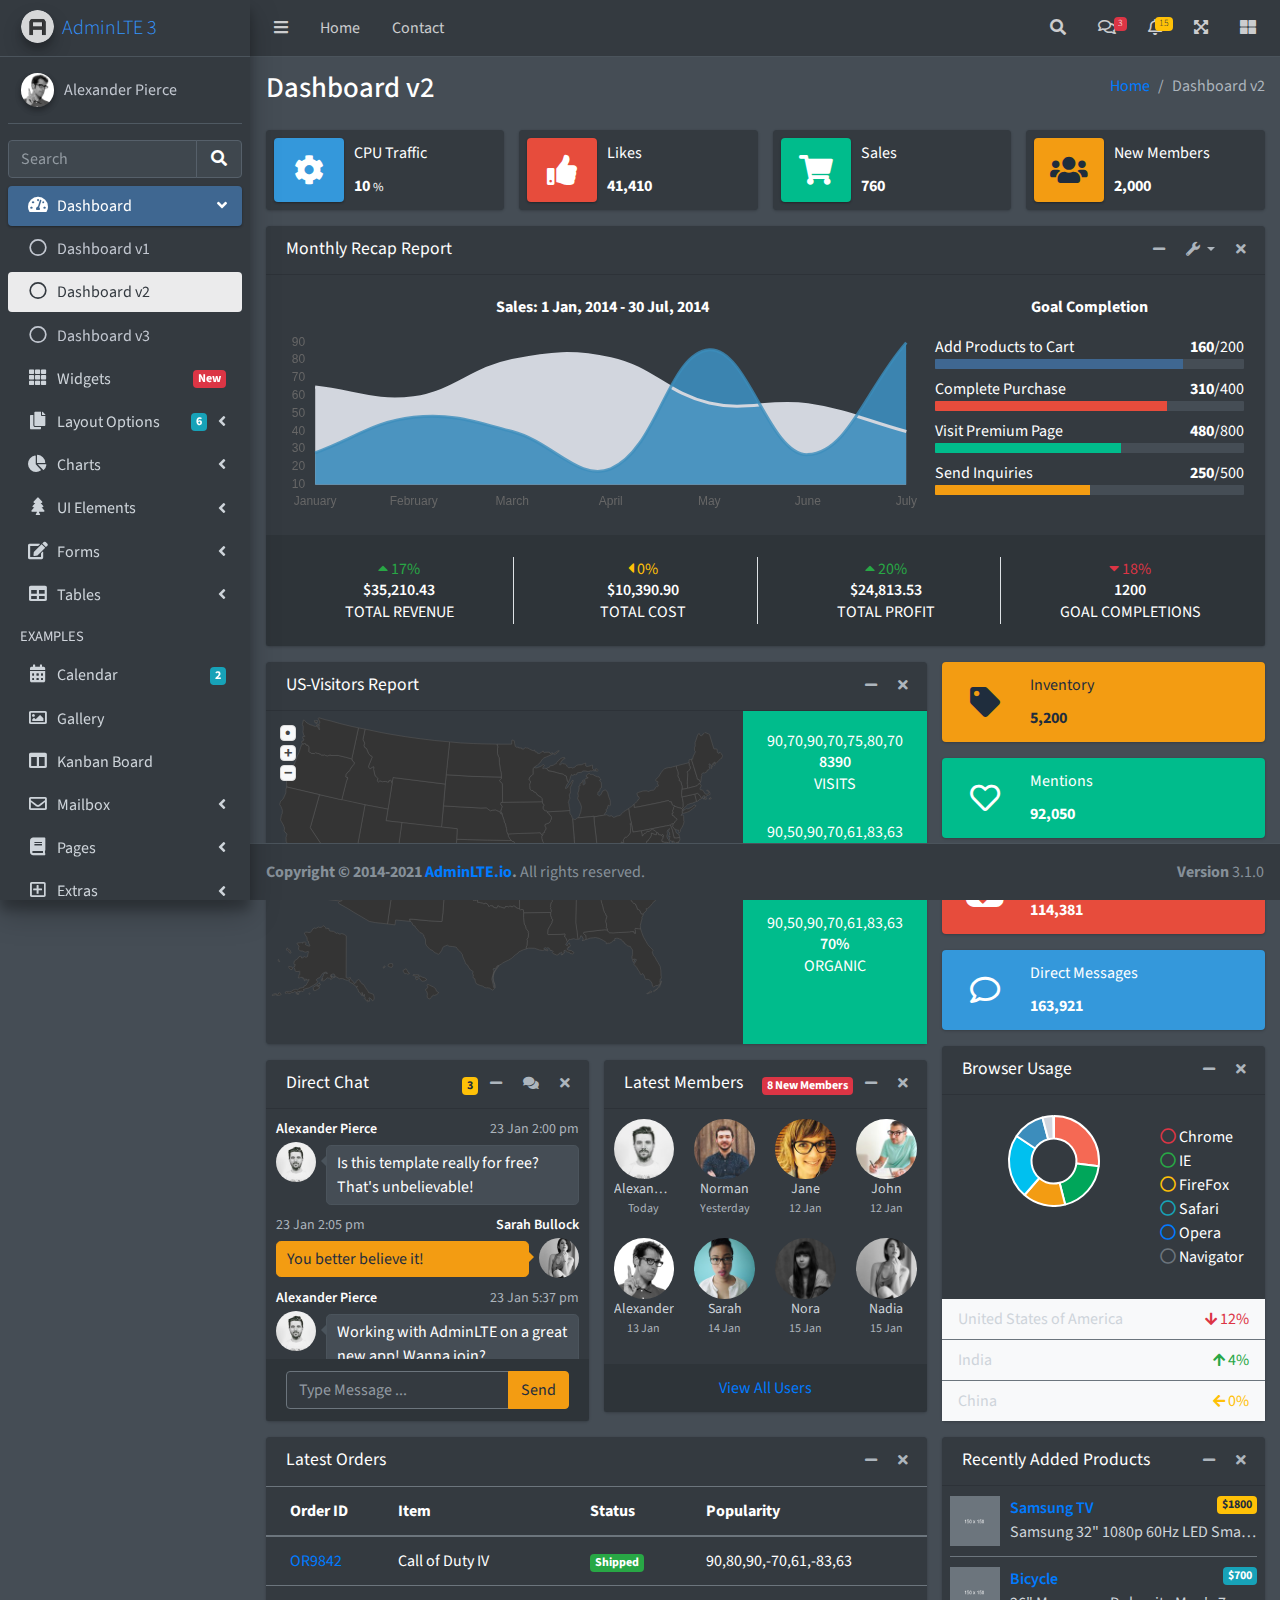
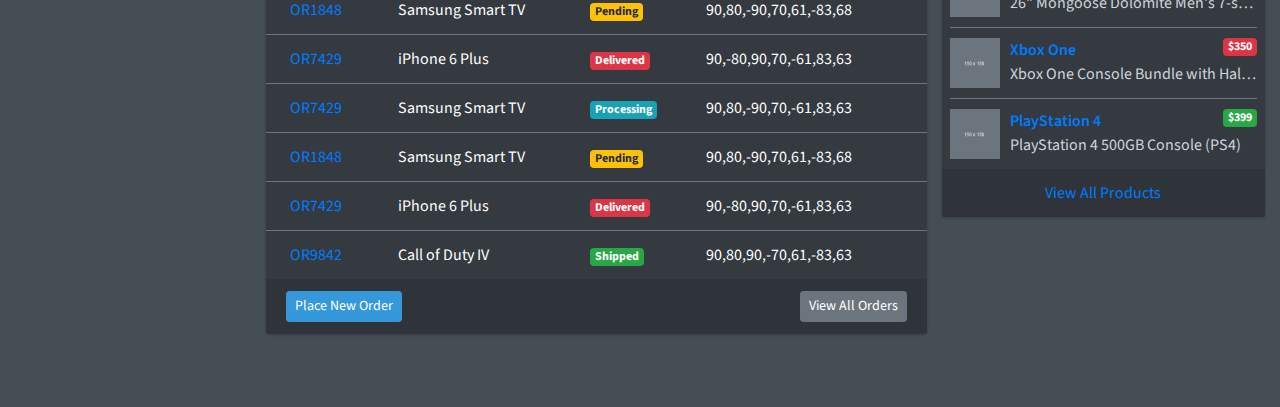
<file: admin/index2.html>
<!DOCTYPE html>
<html lang="en">
<head>
  <meta charset="utf-8">
  <meta name="viewport" content="width=device-width, initial-scale=1">
  <title>AdminLTE 3 | Dashboard 2</title>

  <!-- Google Font: Source Sans Pro -->
  <link rel="stylesheet" href="https://fonts.googleapis.com/css?family=Source+Sans+Pro:300,400,400i,700&display=fallback">
  <!-- Font Awesome Icons -->
  <link rel="stylesheet" href="plugins/fontawesome-free/css/all.min.css">
  <!-- overlayScrollbars -->
  <link rel="stylesheet" href="plugins/overlayScrollbars/css/OverlayScrollbars.min.css">
  <!-- Theme style -->
  <link rel="stylesheet" href="dist/css/adminlte.min.css">
</head>
<body class="hold-transition dark-mode sidebar-mini layout-fixed layout-navbar-fixed layout-footer-fixed">
<div class="wrapper">

  <!-- Preloader -->
  <div class="preloader flex-column justify-content-center align-items-center">
    <img class="animation__wobble" src="dist/img/AdminLTELogo.png" alt="AdminLTELogo" height="60" width="60">
  </div>

  <!-- Navbar -->
  <nav class="main-header navbar navbar-expand navbar-dark">
    <!-- Left navbar links -->
    <ul class="navbar-nav">
      <li class="nav-item">
        <a class="nav-link" data-widget="pushmenu" href="#" role="button"><i class="fas fa-bars"></i></a>
      </li>
      <li class="nav-item d-none d-sm-inline-block">
        <a href="index3.html" class="nav-link">Home</a>
      </li>
      <li class="nav-item d-none d-sm-inline-block">
        <a href="#" class="nav-link">Contact</a>
      </li>
    </ul>

    <!-- Right navbar links -->
    <ul class="navbar-nav ml-auto">
      <!-- Navbar Search -->
      <li class="nav-item">
        <a class="nav-link" data-widget="navbar-search" href="#" role="button">
          <i class="fas fa-search"></i>
        </a>
        <div class="navbar-search-block">
          <form class="form-inline">
            <div class="input-group input-group-sm">
              <input class="form-control form-control-navbar" type="search" placeholder="Search" aria-label="Search">
              <div class="input-group-append">
                <button class="btn btn-navbar" type="submit">
                  <i class="fas fa-search"></i>
                </button>
                <button class="btn btn-navbar" type="button" data-widget="navbar-search">
                  <i class="fas fa-times"></i>
                </button>
              </div>
            </div>
          </form>
        </div>
      </li>

      <!-- Messages Dropdown Menu -->
      <li class="nav-item dropdown">
        <a class="nav-link" data-toggle="dropdown" href="#">
          <i class="far fa-comments"></i>
          <span class="badge badge-danger navbar-badge">3</span>
        </a>
        <div class="dropdown-menu dropdown-menu-lg dropdown-menu-right">
          <a href="#" class="dropdown-item">
            <!-- Message Start -->
            <div class="media">
              <img src="dist/img/user1-128x128.jpg" alt="User Avatar" class="img-size-50 mr-3 img-circle">
              <div class="media-body">
                <h3 class="dropdown-item-title">
                  Brad Diesel
                  <span class="float-right text-sm text-danger"><i class="fas fa-star"></i></span>
                </h3>
                <p class="text-sm">Call me whenever you can...</p>
                <p class="text-sm text-muted"><i class="far fa-clock mr-1"></i> 4 Hours Ago</p>
              </div>
            </div>
            <!-- Message End -->
          </a>
          <div class="dropdown-divider"></div>
          <a href="#" class="dropdown-item">
            <!-- Message Start -->
            <div class="media">
              <img src="dist/img/user8-128x128.jpg" alt="User Avatar" class="img-size-50 img-circle mr-3">
              <div class="media-body">
                <h3 class="dropdown-item-title">
                  John Pierce
                  <span class="float-right text-sm text-muted"><i class="fas fa-star"></i></span>
                </h3>
                <p class="text-sm">I got your message bro</p>
                <p class="text-sm text-muted"><i class="far fa-clock mr-1"></i> 4 Hours Ago</p>
              </div>
            </div>
            <!-- Message End -->
          </a>
          <div class="dropdown-divider"></div>
          <a href="#" class="dropdown-item">
            <!-- Message Start -->
            <div class="media">
              <img src="dist/img/user3-128x128.jpg" alt="User Avatar" class="img-size-50 img-circle mr-3">
              <div class="media-body">
                <h3 class="dropdown-item-title">
                  Nora Silvester
                  <span class="float-right text-sm text-warning"><i class="fas fa-star"></i></span>
                </h3>
                <p class="text-sm">The subject goes here</p>
                <p class="text-sm text-muted"><i class="far fa-clock mr-1"></i> 4 Hours Ago</p>
              </div>
            </div>
            <!-- Message End -->
          </a>
          <div class="dropdown-divider"></div>
          <a href="#" class="dropdown-item dropdown-footer">See All Messages</a>
        </div>
      </li>
      <!-- Notifications Dropdown Menu -->
      <li class="nav-item dropdown">
        <a class="nav-link" data-toggle="dropdown" href="#">
          <i class="far fa-bell"></i>
          <span class="badge badge-warning navbar-badge">15</span>
        </a>
        <div class="dropdown-menu dropdown-menu-lg dropdown-menu-right">
          <span class="dropdown-item dropdown-header">15 Notifications</span>
          <div class="dropdown-divider"></div>
          <a href="#" class="dropdown-item">
            <i class="fas fa-envelope mr-2"></i> 4 new messages
            <span class="float-right text-muted text-sm">3 mins</span>
          </a>
          <div class="dropdown-divider"></div>
          <a href="#" class="dropdown-item">
            <i class="fas fa-users mr-2"></i> 8 friend requests
            <span class="float-right text-muted text-sm">12 hours</span>
          </a>
          <div class="dropdown-divider"></div>
          <a href="#" class="dropdown-item">
            <i class="fas fa-file mr-2"></i> 3 new reports
            <span class="float-right text-muted text-sm">2 days</span>
          </a>
          <div class="dropdown-divider"></div>
          <a href="#" class="dropdown-item dropdown-footer">See All Notifications</a>
        </div>
      </li>
      <li class="nav-item">
        <a class="nav-link" data-widget="fullscreen" href="#" role="button">
          <i class="fas fa-expand-arrows-alt"></i>
        </a>
      </li>
      <li class="nav-item">
        <a class="nav-link" data-widget="control-sidebar" data-slide="true" href="#" role="button">
          <i class="fas fa-th-large"></i>
        </a>
      </li>
    </ul>
  </nav>
  <!-- /.navbar -->

  <!-- Main Sidebar Container -->
  <aside class="main-sidebar sidebar-dark-primary elevation-4">
    <!-- Brand Logo -->
    <a href="index3.html" class="brand-link">
      <img src="dist/img/AdminLTELogo.png" alt="AdminLTE Logo" class="brand-image img-circle elevation-3" style="opacity: .8">
      <span class="brand-text font-weight-light">AdminLTE 3</span>
    </a>

    <!-- Sidebar -->
    <div class="sidebar">
      <!-- Sidebar user panel (optional) -->
      <div class="user-panel mt-3 pb-3 mb-3 d-flex">
        <div class="image">
          <img src="dist/img/user2-160x160.jpg" class="img-circle elevation-2" alt="User Image">
        </div>
        <div class="info">
          <a href="#" class="d-block">Alexander Pierce</a>
        </div>
      </div>

      <!-- SidebarSearch Form -->
      <div class="form-inline">
        <div class="input-group" data-widget="sidebar-search">
          <input class="form-control form-control-sidebar" type="search" placeholder="Search" aria-label="Search">
          <div class="input-group-append">
            <button class="btn btn-sidebar">
              <i class="fas fa-search fa-fw"></i>
            </button>
          </div>
        </div>
      </div>

      <!-- Sidebar Menu -->
      <nav class="mt-2">
        <ul class="nav nav-pills nav-sidebar flex-column" data-widget="treeview" role="menu" data-accordion="false">
          <!-- Add icons to the links using the .nav-icon class
               with font-awesome or any other icon font library -->
          <li class="nav-item menu-open">
            <a href="#" class="nav-link active">
              <i class="nav-icon fas fa-tachometer-alt"></i>
              <p>
                Dashboard
                <i class="right fas fa-angle-left"></i>
              </p>
            </a>
            <ul class="nav nav-treeview">
              <li class="nav-item">
                <a href="./index.html" class="nav-link">
                  <i class="far fa-circle nav-icon"></i>
                  <p>Dashboard v1</p>
                </a>
              </li>
              <li class="nav-item">
                <a href="./index2.html" class="nav-link active">
                  <i class="far fa-circle nav-icon"></i>
                  <p>Dashboard v2</p>
                </a>
              </li>
              <li class="nav-item">
                <a href="./index3.html" class="nav-link">
                  <i class="far fa-circle nav-icon"></i>
                  <p>Dashboard v3</p>
                </a>
              </li>
            </ul>
          </li>
          <li class="nav-item">
            <a href="pages/widgets.html" class="nav-link">
              <i class="nav-icon fas fa-th"></i>
              <p>
                Widgets
                <span class="right badge badge-danger">New</span>
              </p>
            </a>
          </li>
          <li class="nav-item">
            <a href="#" class="nav-link">
              <i class="nav-icon fas fa-copy"></i>
              <p>
                Layout Options
                <i class="fas fa-angle-left right"></i>
                <span class="badge badge-info right">6</span>
              </p>
            </a>
            <ul class="nav nav-treeview">
              <li class="nav-item">
                <a href="pages/layout/top-nav.html" class="nav-link">
                  <i class="far fa-circle nav-icon"></i>
                  <p>Top Navigation</p>
                </a>
              </li>
              <li class="nav-item">
                <a href="pages/layout/top-nav-sidebar.html" class="nav-link">
                  <i class="far fa-circle nav-icon"></i>
                  <p>Top Navigation + Sidebar</p>
                </a>
              </li>
              <li class="nav-item">
                <a href="pages/layout/boxed.html" class="nav-link">
                  <i class="far fa-circle nav-icon"></i>
                  <p>Boxed</p>
                </a>
              </li>
              <li class="nav-item">
                <a href="pages/layout/fixed-sidebar.html" class="nav-link">
                  <i class="far fa-circle nav-icon"></i>
                  <p>Fixed Sidebar</p>
                </a>
              </li>
              <li class="nav-item">
                <a href="pages/layout/fixed-sidebar-custom.html" class="nav-link">
                  <i class="far fa-circle nav-icon"></i>
                  <p>Fixed Sidebar <small>+ Custom Area</small></p>
                </a>
              </li>
              <li class="nav-item">
                <a href="pages/layout/fixed-topnav.html" class="nav-link">
                  <i class="far fa-circle nav-icon"></i>
                  <p>Fixed Navbar</p>
                </a>
              </li>
              <li class="nav-item">
                <a href="pages/layout/fixed-footer.html" class="nav-link">
                  <i class="far fa-circle nav-icon"></i>
                  <p>Fixed Footer</p>
                </a>
              </li>
              <li class="nav-item">
                <a href="pages/layout/collapsed-sidebar.html" class="nav-link">
                  <i class="far fa-circle nav-icon"></i>
                  <p>Collapsed Sidebar</p>
                </a>
              </li>
            </ul>
          </li>
          <li class="nav-item">
            <a href="#" class="nav-link">
              <i class="nav-icon fas fa-chart-pie"></i>
              <p>
                Charts
                <i class="right fas fa-angle-left"></i>
              </p>
            </a>
            <ul class="nav nav-treeview">
              <li class="nav-item">
                <a href="pages/charts/chartjs.html" class="nav-link">
                  <i class="far fa-circle nav-icon"></i>
                  <p>ChartJS</p>
                </a>
              </li>
              <li class="nav-item">
                <a href="pages/charts/flot.html" class="nav-link">
                  <i class="far fa-circle nav-icon"></i>
                  <p>Flot</p>
                </a>
              </li>
              <li class="nav-item">
                <a href="pages/charts/inline.html" class="nav-link">
                  <i class="far fa-circle nav-icon"></i>
                  <p>Inline</p>
                </a>
              </li>
              <li class="nav-item">
                <a href="pages/charts/uplot.html" class="nav-link">
                  <i class="far fa-circle nav-icon"></i>
                  <p>uPlot</p>
                </a>
              </li>
            </ul>
          </li>
          <li class="nav-item">
            <a href="#" class="nav-link">
              <i class="nav-icon fas fa-tree"></i>
              <p>
                UI Elements
                <i class="fas fa-angle-left right"></i>
              </p>
            </a>
            <ul class="nav nav-treeview">
              <li class="nav-item">
                <a href="pages/UI/general.html" class="nav-link">
                  <i class="far fa-circle nav-icon"></i>
                  <p>General</p>
                </a>
              </li>
              <li class="nav-item">
                <a href="pages/UI/icons.html" class="nav-link">
                  <i class="far fa-circle nav-icon"></i>
                  <p>Icons</p>
                </a>
              </li>
              <li class="nav-item">
                <a href="pages/UI/buttons.html" class="nav-link">
                  <i class="far fa-circle nav-icon"></i>
                  <p>Buttons</p>
                </a>
              </li>
              <li class="nav-item">
                <a href="pages/UI/sliders.html" class="nav-link">
                  <i class="far fa-circle nav-icon"></i>
                  <p>Sliders</p>
                </a>
              </li>
              <li class="nav-item">
                <a href="pages/UI/modals.html" class="nav-link">
                  <i class="far fa-circle nav-icon"></i>
                  <p>Modals & Alerts</p>
                </a>
              </li>
              <li class="nav-item">
                <a href="pages/UI/navbar.html" class="nav-link">
                  <i class="far fa-circle nav-icon"></i>
                  <p>Navbar & Tabs</p>
                </a>
              </li>
              <li class="nav-item">
                <a href="pages/UI/timeline.html" class="nav-link">
                  <i class="far fa-circle nav-icon"></i>
                  <p>Timeline</p>
                </a>
              </li>
              <li class="nav-item">
                <a href="pages/UI/ribbons.html" class="nav-link">
                  <i class="far fa-circle nav-icon"></i>
                  <p>Ribbons</p>
                </a>
              </li>
            </ul>
          </li>
          <li class="nav-item">
            <a href="#" class="nav-link">
              <i class="nav-icon fas fa-edit"></i>
              <p>
                Forms
                <i class="fas fa-angle-left right"></i>
              </p>
            </a>
            <ul class="nav nav-treeview">
              <li class="nav-item">
                <a href="pages/forms/general.html" class="nav-link">
                  <i class="far fa-circle nav-icon"></i>
                  <p>General Elements</p>
                </a>
              </li>
              <li class="nav-item">
                <a href="pages/forms/advanced.html" class="nav-link">
                  <i class="far fa-circle nav-icon"></i>
                  <p>Advanced Elements</p>
                </a>
              </li>
              <li class="nav-item">
                <a href="pages/forms/editors.html" class="nav-link">
                  <i class="far fa-circle nav-icon"></i>
                  <p>Editors</p>
                </a>
              </li>
              <li class="nav-item">
                <a href="pages/forms/validation.html" class="nav-link">
                  <i class="far fa-circle nav-icon"></i>
                  <p>Validation</p>
                </a>
              </li>
            </ul>
          </li>
          <li class="nav-item">
            <a href="#" class="nav-link">
              <i class="nav-icon fas fa-table"></i>
              <p>
                Tables
                <i class="fas fa-angle-left right"></i>
              </p>
            </a>
            <ul class="nav nav-treeview">
              <li class="nav-item">
                <a href="pages/tables/simple.html" class="nav-link">
                  <i class="far fa-circle nav-icon"></i>
                  <p>Simple Tables</p>
                </a>
              </li>
              <li class="nav-item">
                <a href="pages/tables/data.html" class="nav-link">
                  <i class="far fa-circle nav-icon"></i>
                  <p>DataTables</p>
                </a>
              </li>
              <li class="nav-item">
                <a href="pages/tables/jsgrid.html" class="nav-link">
                  <i class="far fa-circle nav-icon"></i>
                  <p>jsGrid</p>
                </a>
              </li>
            </ul>
          </li>
          <li class="nav-header">EXAMPLES</li>
          <li class="nav-item">
            <a href="pages/calendar.html" class="nav-link">
              <i class="nav-icon fas fa-calendar-alt"></i>
              <p>
                Calendar
                <span class="badge badge-info right">2</span>
              </p>
            </a>
          </li>
          <li class="nav-item">
            <a href="pages/gallery.html" class="nav-link">
              <i class="nav-icon far fa-image"></i>
              <p>
                Gallery
              </p>
            </a>
          </li>
          <li class="nav-item">
            <a href="pages/kanban.html" class="nav-link">
              <i class="nav-icon fas fa-columns"></i>
              <p>
                Kanban Board
              </p>
            </a>
          </li>
          <li class="nav-item">
            <a href="#" class="nav-link">
              <i class="nav-icon far fa-envelope"></i>
              <p>
                Mailbox
                <i class="fas fa-angle-left right"></i>
              </p>
            </a>
            <ul class="nav nav-treeview">
              <li class="nav-item">
                <a href="pages/mailbox/mailbox.html" class="nav-link">
                  <i class="far fa-circle nav-icon"></i>
                  <p>Inbox</p>
                </a>
              </li>
              <li class="nav-item">
                <a href="pages/mailbox/compose.html" class="nav-link">
                  <i class="far fa-circle nav-icon"></i>
                  <p>Compose</p>
                </a>
              </li>
              <li class="nav-item">
                <a href="pages/mailbox/read-mail.html" class="nav-link">
                  <i class="far fa-circle nav-icon"></i>
                  <p>Read</p>
                </a>
              </li>
            </ul>
          </li>
          <li class="nav-item">
            <a href="#" class="nav-link">
              <i class="nav-icon fas fa-book"></i>
              <p>
                Pages
                <i class="fas fa-angle-left right"></i>
              </p>
            </a>
            <ul class="nav nav-treeview">
              <li class="nav-item">
                <a href="pages/examples/invoice.html" class="nav-link">
                  <i class="far fa-circle nav-icon"></i>
                  <p>Invoice</p>
                </a>
              </li>
              <li class="nav-item">
                <a href="pages/examples/profile.html" class="nav-link">
                  <i class="far fa-circle nav-icon"></i>
                  <p>Profile</p>
                </a>
              </li>
              <li class="nav-item">
                <a href="pages/examples/e-commerce.html" class="nav-link">
                  <i class="far fa-circle nav-icon"></i>
                  <p>E-commerce</p>
                </a>
              </li>
              <li class="nav-item">
                <a href="pages/examples/projects.html" class="nav-link">
                  <i class="far fa-circle nav-icon"></i>
                  <p>Projects</p>
                </a>
              </li>
              <li class="nav-item">
                <a href="pages/examples/project-add.html" class="nav-link">
                  <i class="far fa-circle nav-icon"></i>
                  <p>Project Add</p>
                </a>
              </li>
              <li class="nav-item">
                <a href="pages/examples/project-edit.html" class="nav-link">
                  <i class="far fa-circle nav-icon"></i>
                  <p>Project Edit</p>
                </a>
              </li>
              <li class="nav-item">
                <a href="pages/examples/project-detail.html" class="nav-link">
                  <i class="far fa-circle nav-icon"></i>
                  <p>Project Detail</p>
                </a>
              </li>
              <li class="nav-item">
                <a href="pages/examples/contacts.html" class="nav-link">
                  <i class="far fa-circle nav-icon"></i>
                  <p>Contacts</p>
                </a>
              </li>
              <li class="nav-item">
                <a href="pages/examples/faq.html" class="nav-link">
                  <i class="far fa-circle nav-icon"></i>
                  <p>FAQ</p>
                </a>
              </li>
              <li class="nav-item">
                <a href="pages/examples/contact-us.html" class="nav-link">
                  <i class="far fa-circle nav-icon"></i>
                  <p>Contact us</p>
                </a>
              </li>
            </ul>
          </li>
          <li class="nav-item">
            <a href="#" class="nav-link">
              <i class="nav-icon far fa-plus-square"></i>
              <p>
                Extras
                <i class="fas fa-angle-left right"></i>
              </p>
            </a>
            <ul class="nav nav-treeview">
              <li class="nav-item">
                <a href="#" class="nav-link">
                  <i class="far fa-circle nav-icon"></i>
                  <p>
                    Login & Register v1
                    <i class="fas fa-angle-left right"></i>
                  </p>
                </a>
                <ul class="nav nav-treeview">
                  <li class="nav-item">
                    <a href="pages/examples/login.html" class="nav-link">
                      <i class="far fa-circle nav-icon"></i>
                      <p>Login v1</p>
                    </a>
                  </li>
                  <li class="nav-item">
                    <a href="pages/examples/register.html" class="nav-link">
                      <i class="far fa-circle nav-icon"></i>
                      <p>Register v1</p>
                    </a>
                  </li>
                  <li class="nav-item">
                    <a href="pages/examples/forgot-password.html" class="nav-link">
                      <i class="far fa-circle nav-icon"></i>
                      <p>Forgot Password v1</p>
                    </a>
                  </li>
                  <li class="nav-item">
                    <a href="pages/examples/recover-password.html" class="nav-link">
                      <i class="far fa-circle nav-icon"></i>
                      <p>Recover Password v1</p>
                    </a>
                  </li>
                </ul>
              </li>
              <li class="nav-item">
                <a href="#" class="nav-link">
                  <i class="far fa-circle nav-icon"></i>
                  <p>
                    Login & Register v2
                    <i class="fas fa-angle-left right"></i>
                  </p>
                </a>
                <ul class="nav nav-treeview">
                  <li class="nav-item">
                    <a href="pages/examples/login-v2.html" class="nav-link">
                      <i class="far fa-circle nav-icon"></i>
                      <p>Login v2</p>
                    </a>
                  </li>
                  <li class="nav-item">
                    <a href="pages/examples/register-v2.html" class="nav-link">
                      <i class="far fa-circle nav-icon"></i>
                      <p>Register v2</p>
                    </a>
                  </li>
                  <li class="nav-item">
                    <a href="pages/examples/forgot-password-v2.html" class="nav-link">
                      <i class="far fa-circle nav-icon"></i>
                      <p>Forgot Password v2</p>
                    </a>
                  </li>
                  <li class="nav-item">
                    <a href="pages/examples/recover-password-v2.html" class="nav-link">
                      <i class="far fa-circle nav-icon"></i>
                      <p>Recover Password v2</p>
                    </a>
                  </li>
                </ul>
              </li>
              <li class="nav-item">
                <a href="pages/examples/lockscreen.html" class="nav-link">
                  <i class="far fa-circle nav-icon"></i>
                  <p>Lockscreen</p>
                </a>
              </li>
              <li class="nav-item">
                <a href="pages/examples/legacy-user-menu.html" class="nav-link">
                  <i class="far fa-circle nav-icon"></i>
                  <p>Legacy User Menu</p>
                </a>
              </li>
              <li class="nav-item">
                <a href="pages/examples/language-menu.html" class="nav-link">
                  <i class="far fa-circle nav-icon"></i>
                  <p>Language Menu</p>
                </a>
              </li>
              <li class="nav-item">
                <a href="pages/examples/404.html" class="nav-link">
                  <i class="far fa-circle nav-icon"></i>
                  <p>Error 404</p>
                </a>
              </li>
              <li class="nav-item">
                <a href="pages/examples/500.html" class="nav-link">
                  <i class="far fa-circle nav-icon"></i>
                  <p>Error 500</p>
                </a>
              </li>
              <li class="nav-item">
                <a href="pages/examples/pace.html" class="nav-link">
                  <i class="far fa-circle nav-icon"></i>
                  <p>Pace</p>
                </a>
              </li>
              <li class="nav-item">
                <a href="pages/examples/blank.html" class="nav-link">
                  <i class="far fa-circle nav-icon"></i>
                  <p>Blank Page</p>
                </a>
              </li>
              <li class="nav-item">
                <a href="starter.html" class="nav-link">
                  <i class="far fa-circle nav-icon"></i>
                  <p>Starter Page</p>
                </a>
              </li>
            </ul>
          </li>
          <li class="nav-item">
            <a href="#" class="nav-link">
              <i class="nav-icon fas fa-search"></i>
              <p>
                Search
                <i class="fas fa-angle-left right"></i>
              </p>
            </a>
            <ul class="nav nav-treeview">
              <li class="nav-item">
                <a href="pages/search/simple.html" class="nav-link">
                  <i class="far fa-circle nav-icon"></i>
                  <p>Simple Search</p>
                </a>
              </li>
              <li class="nav-item">
                <a href="pages/search/enhanced.html" class="nav-link">
                  <i class="far fa-circle nav-icon"></i>
                  <p>Enhanced</p>
                </a>
              </li>
            </ul>
          </li>
          <li class="nav-header">MISCELLANEOUS</li>
          <li class="nav-item">
            <a href="iframe.html" class="nav-link">
              <i class="nav-icon fas fa-ellipsis-h"></i>
              <p>Tabbed IFrame Plugin</p>
            </a>
          </li>
          <li class="nav-item">
            <a href="https://adminlte.io/docs/3.1/" class="nav-link">
              <i class="nav-icon fas fa-file"></i>
              <p>Documentation</p>
            </a>
          </li>
          <li class="nav-header">MULTI LEVEL EXAMPLE</li>
          <li class="nav-item">
            <a href="#" class="nav-link">
              <i class="fas fa-circle nav-icon"></i>
              <p>Level 1</p>
            </a>
          </li>
          <li class="nav-item">
            <a href="#" class="nav-link">
              <i class="nav-icon fas fa-circle"></i>
              <p>
                Level 1
                <i class="right fas fa-angle-left"></i>
              </p>
            </a>
            <ul class="nav nav-treeview">
              <li class="nav-item">
                <a href="#" class="nav-link">
                  <i class="far fa-circle nav-icon"></i>
                  <p>Level 2</p>
                </a>
              </li>
              <li class="nav-item">
                <a href="#" class="nav-link">
                  <i class="far fa-circle nav-icon"></i>
                  <p>
                    Level 2
                    <i class="right fas fa-angle-left"></i>
                  </p>
                </a>
                <ul class="nav nav-treeview">
                  <li class="nav-item">
                    <a href="#" class="nav-link">
                      <i class="far fa-dot-circle nav-icon"></i>
                      <p>Level 3</p>
                    </a>
                  </li>
                  <li class="nav-item">
                    <a href="#" class="nav-link">
                      <i class="far fa-dot-circle nav-icon"></i>
                      <p>Level 3</p>
                    </a>
                  </li>
                  <li class="nav-item">
                    <a href="#" class="nav-link">
                      <i class="far fa-dot-circle nav-icon"></i>
                      <p>Level 3</p>
                    </a>
                  </li>
                </ul>
              </li>
              <li class="nav-item">
                <a href="#" class="nav-link">
                  <i class="far fa-circle nav-icon"></i>
                  <p>Level 2</p>
                </a>
              </li>
            </ul>
          </li>
          <li class="nav-item">
            <a href="#" class="nav-link">
              <i class="fas fa-circle nav-icon"></i>
              <p>Level 1</p>
            </a>
          </li>
          <li class="nav-header">LABELS</li>
          <li class="nav-item">
            <a href="#" class="nav-link">
              <i class="nav-icon far fa-circle text-danger"></i>
              <p class="text">Important</p>
            </a>
          </li>
          <li class="nav-item">
            <a href="#" class="nav-link">
              <i class="nav-icon far fa-circle text-warning"></i>
              <p>Warning</p>
            </a>
          </li>
          <li class="nav-item">
            <a href="#" class="nav-link">
              <i class="nav-icon far fa-circle text-info"></i>
              <p>Informational</p>
            </a>
          </li>
        </ul>
      </nav>
      <!-- /.sidebar-menu -->
    </div>
    <!-- /.sidebar -->
  </aside>

  <!-- Content Wrapper. Contains page content -->
  <div class="content-wrapper">
    <!-- Content Header (Page header) -->
    <div class="content-header">
      <div class="container-fluid">
        <div class="row mb-2">
          <div class="col-sm-6">
            <h1 class="m-0">Dashboard v2</h1>
          </div><!-- /.col -->
          <div class="col-sm-6">
            <ol class="breadcrumb float-sm-right">
              <li class="breadcrumb-item"><a href="#">Home</a></li>
              <li class="breadcrumb-item active">Dashboard v2</li>
            </ol>
          </div><!-- /.col -->
        </div><!-- /.row -->
      </div><!-- /.container-fluid -->
    </div>
    <!-- /.content-header -->

    <!-- Main content -->
    <section class="content">
      <div class="container-fluid">
        <!-- Info boxes -->
        <div class="row">
          <div class="col-12 col-sm-6 col-md-3">
            <div class="info-box">
              <span class="info-box-icon bg-info elevation-1"><i class="fas fa-cog"></i></span>

              <div class="info-box-content">
                <span class="info-box-text">CPU Traffic</span>
                <span class="info-box-number">
                  10
                  <small>%</small>
                </span>
              </div>
              <!-- /.info-box-content -->
            </div>
            <!-- /.info-box -->
          </div>
          <!-- /.col -->
          <div class="col-12 col-sm-6 col-md-3">
            <div class="info-box mb-3">
              <span class="info-box-icon bg-danger elevation-1"><i class="fas fa-thumbs-up"></i></span>

              <div class="info-box-content">
                <span class="info-box-text">Likes</span>
                <span class="info-box-number">41,410</span>
              </div>
              <!-- /.info-box-content -->
            </div>
            <!-- /.info-box -->
          </div>
          <!-- /.col -->

          <!-- fix for small devices only -->
          <div class="clearfix hidden-md-up"></div>

          <div class="col-12 col-sm-6 col-md-3">
            <div class="info-box mb-3">
              <span class="info-box-icon bg-success elevation-1"><i class="fas fa-shopping-cart"></i></span>

              <div class="info-box-content">
                <span class="info-box-text">Sales</span>
                <span class="info-box-number">760</span>
              </div>
              <!-- /.info-box-content -->
            </div>
            <!-- /.info-box -->
          </div>
          <!-- /.col -->
          <div class="col-12 col-sm-6 col-md-3">
            <div class="info-box mb-3">
              <span class="info-box-icon bg-warning elevation-1"><i class="fas fa-users"></i></span>

              <div class="info-box-content">
                <span class="info-box-text">New Members</span>
                <span class="info-box-number">2,000</span>
              </div>
              <!-- /.info-box-content -->
            </div>
            <!-- /.info-box -->
          </div>
          <!-- /.col -->
        </div>
        <!-- /.row -->

        <div class="row">
          <div class="col-md-12">
            <div class="card">
              <div class="card-header">
                <h5 class="card-title">Monthly Recap Report</h5>

                <div class="card-tools">
                  <button type="button" class="btn btn-tool" data-card-widget="collapse">
                    <i class="fas fa-minus"></i>
                  </button>
                  <div class="btn-group">
                    <button type="button" class="btn btn-tool dropdown-toggle" data-toggle="dropdown">
                      <i class="fas fa-wrench"></i>
                    </button>
                    <div class="dropdown-menu dropdown-menu-right" role="menu">
                      <a href="#" class="dropdown-item">Action</a>
                      <a href="#" class="dropdown-item">Another action</a>
                      <a href="#" class="dropdown-item">Something else here</a>
                      <a class="dropdown-divider"></a>
                      <a href="#" class="dropdown-item">Separated link</a>
                    </div>
                  </div>
                  <button type="button" class="btn btn-tool" data-card-widget="remove">
                    <i class="fas fa-times"></i>
                  </button>
                </div>
              </div>
              <!-- /.card-header -->
              <div class="card-body">
                <div class="row">
                  <div class="col-md-8">
                    <p class="text-center">
                      <strong>Sales: 1 Jan, 2014 - 30 Jul, 2014</strong>
                    </p>

                    <div class="chart">
                      <!-- Sales Chart Canvas -->
                      <canvas id="salesChart" height="180" style="height: 180px;"></canvas>
                    </div>
                    <!-- /.chart-responsive -->
                  </div>
                  <!-- /.col -->
                  <div class="col-md-4">
                    <p class="text-center">
                      <strong>Goal Completion</strong>
                    </p>

                    <div class="progress-group">
                      Add Products to Cart
                      <span class="float-right"><b>160</b>/200</span>
                      <div class="progress progress-sm">
                        <div class="progress-bar bg-primary" style="width: 80%"></div>
                      </div>
                    </div>
                    <!-- /.progress-group -->

                    <div class="progress-group">
                      Complete Purchase
                      <span class="float-right"><b>310</b>/400</span>
                      <div class="progress progress-sm">
                        <div class="progress-bar bg-danger" style="width: 75%"></div>
                      </div>
                    </div>

                    <!-- /.progress-group -->
                    <div class="progress-group">
                      <span class="progress-text">Visit Premium Page</span>
                      <span class="float-right"><b>480</b>/800</span>
                      <div class="progress progress-sm">
                        <div class="progress-bar bg-success" style="width: 60%"></div>
                      </div>
                    </div>

                    <!-- /.progress-group -->
                    <div class="progress-group">
                      Send Inquiries
                      <span class="float-right"><b>250</b>/500</span>
                      <div class="progress progress-sm">
                        <div class="progress-bar bg-warning" style="width: 50%"></div>
                      </div>
                    </div>
                    <!-- /.progress-group -->
                  </div>
                  <!-- /.col -->
                </div>
                <!-- /.row -->
              </div>
              <!-- ./card-body -->
              <div class="card-footer">
                <div class="row">
                  <div class="col-sm-3 col-6">
                    <div class="description-block border-right">
                      <span class="description-percentage text-success"><i class="fas fa-caret-up"></i> 17%</span>
                      <h5 class="description-header">$35,210.43</h5>
                      <span class="description-text">TOTAL REVENUE</span>
                    </div>
                    <!-- /.description-block -->
                  </div>
                  <!-- /.col -->
                  <div class="col-sm-3 col-6">
                    <div class="description-block border-right">
                      <span class="description-percentage text-warning"><i class="fas fa-caret-left"></i> 0%</span>
                      <h5 class="description-header">$10,390.90</h5>
                      <span class="description-text">TOTAL COST</span>
                    </div>
                    <!-- /.description-block -->
                  </div>
                  <!-- /.col -->
                  <div class="col-sm-3 col-6">
                    <div class="description-block border-right">
                      <span class="description-percentage text-success"><i class="fas fa-caret-up"></i> 20%</span>
                      <h5 class="description-header">$24,813.53</h5>
                      <span class="description-text">TOTAL PROFIT</span>
                    </div>
                    <!-- /.description-block -->
                  </div>
                  <!-- /.col -->
                  <div class="col-sm-3 col-6">
                    <div class="description-block">
                      <span class="description-percentage text-danger"><i class="fas fa-caret-down"></i> 18%</span>
                      <h5 class="description-header">1200</h5>
                      <span class="description-text">GOAL COMPLETIONS</span>
                    </div>
                    <!-- /.description-block -->
                  </div>
                </div>
                <!-- /.row -->
              </div>
              <!-- /.card-footer -->
            </div>
            <!-- /.card -->
          </div>
          <!-- /.col -->
        </div>
        <!-- /.row -->

        <!-- Main row -->
        <div class="row">
          <!-- Left col -->
          <div class="col-md-8">
            <!-- MAP & BOX PANE -->
            <div class="card">
              <div class="card-header">
                <h3 class="card-title">US-Visitors Report</h3>

                <div class="card-tools">
                  <button type="button" class="btn btn-tool" data-card-widget="collapse">
                    <i class="fas fa-minus"></i>
                  </button>
                  <button type="button" class="btn btn-tool" data-card-widget="remove">
                    <i class="fas fa-times"></i>
                  </button>
                </div>
              </div>
              <!-- /.card-header -->
              <div class="card-body p-0">
                <div class="d-md-flex">
                  <div class="p-1 flex-fill" style="overflow: hidden">
                    <!-- Map will be created here -->
                    <div id="world-map-markers" style="height: 325px; overflow: hidden">
                      <div class="map"></div>
                    </div>
                  </div>
                  <div class="card-pane-right bg-success pt-2 pb-2 pl-4 pr-4">
                    <div class="description-block mb-4">
                      <div class="sparkbar pad" data-color="#fff">90,70,90,70,75,80,70</div>
                      <h5 class="description-header">8390</h5>
                      <span class="description-text">Visits</span>
                    </div>
                    <!-- /.description-block -->
                    <div class="description-block mb-4">
                      <div class="sparkbar pad" data-color="#fff">90,50,90,70,61,83,63</div>
                      <h5 class="description-header">30%</h5>
                      <span class="description-text">Referrals</span>
                    </div>
                    <!-- /.description-block -->
                    <div class="description-block">
                      <div class="sparkbar pad" data-color="#fff">90,50,90,70,61,83,63</div>
                      <h5 class="description-header">70%</h5>
                      <span class="description-text">Organic</span>
                    </div>
                    <!-- /.description-block -->
                  </div><!-- /.card-pane-right -->
                </div><!-- /.d-md-flex -->
              </div>
              <!-- /.card-body -->
            </div>
            <!-- /.card -->
            <div class="row">
              <div class="col-md-6">
                <!-- DIRECT CHAT -->
                <div class="card direct-chat direct-chat-warning">
                  <div class="card-header">
                    <h3 class="card-title">Direct Chat</h3>

                    <div class="card-tools">
                      <span title="3 New Messages" class="badge badge-warning">3</span>
                      <button type="button" class="btn btn-tool" data-card-widget="collapse">
                        <i class="fas fa-minus"></i>
                      </button>
                      <button type="button" class="btn btn-tool" title="Contacts" data-widget="chat-pane-toggle">
                        <i class="fas fa-comments"></i>
                      </button>
                      <button type="button" class="btn btn-tool" data-card-widget="remove">
                        <i class="fas fa-times"></i>
                      </button>
                    </div>
                  </div>
                  <!-- /.card-header -->
                  <div class="card-body">
                    <!-- Conversations are loaded here -->
                    <div class="direct-chat-messages">
                      <!-- Message. Default to the left -->
                      <div class="direct-chat-msg">
                        <div class="direct-chat-infos clearfix">
                          <span class="direct-chat-name float-left">Alexander Pierce</span>
                          <span class="direct-chat-timestamp float-right">23 Jan 2:00 pm</span>
                        </div>
                        <!-- /.direct-chat-infos -->
                        <img class="direct-chat-img" src="dist/img/user1-128x128.jpg" alt="message user image">
                        <!-- /.direct-chat-img -->
                        <div class="direct-chat-text">
                          Is this template really for free? That's unbelievable!
                        </div>
                        <!-- /.direct-chat-text -->
                      </div>
                      <!-- /.direct-chat-msg -->

                      <!-- Message to the right -->
                      <div class="direct-chat-msg right">
                        <div class="direct-chat-infos clearfix">
                          <span class="direct-chat-name float-right">Sarah Bullock</span>
                          <span class="direct-chat-timestamp float-left">23 Jan 2:05 pm</span>
                        </div>
                        <!-- /.direct-chat-infos -->
                        <img class="direct-chat-img" src="dist/img/user3-128x128.jpg" alt="message user image">
                        <!-- /.direct-chat-img -->
                        <div class="direct-chat-text">
                          You better believe it!
                        </div>
                        <!-- /.direct-chat-text -->
                      </div>
                      <!-- /.direct-chat-msg -->

                      <!-- Message. Default to the left -->
                      <div class="direct-chat-msg">
                        <div class="direct-chat-infos clearfix">
                          <span class="direct-chat-name float-left">Alexander Pierce</span>
                          <span class="direct-chat-timestamp float-right">23 Jan 5:37 pm</span>
                        </div>
                        <!-- /.direct-chat-infos -->
                        <img class="direct-chat-img" src="dist/img/user1-128x128.jpg" alt="message user image">
                        <!-- /.direct-chat-img -->
                        <div class="direct-chat-text">
                          Working with AdminLTE on a great new app! Wanna join?
                        </div>
                        <!-- /.direct-chat-text -->
                      </div>
                      <!-- /.direct-chat-msg -->

                      <!-- Message to the right -->
                      <div class="direct-chat-msg right">
                        <div class="direct-chat-infos clearfix">
                          <span class="direct-chat-name float-right">Sarah Bullock</span>
                          <span class="direct-chat-timestamp float-left">23 Jan 6:10 pm</span>
                        </div>
                        <!-- /.direct-chat-infos -->
                        <img class="direct-chat-img" src="dist/img/user3-128x128.jpg" alt="message user image">
                        <!-- /.direct-chat-img -->
                        <div class="direct-chat-text">
                          I would love to.
                        </div>
                        <!-- /.direct-chat-text -->
                      </div>
                      <!-- /.direct-chat-msg -->

                    </div>
                    <!--/.direct-chat-messages-->

                    <!-- Contacts are loaded here -->
                    <div class="direct-chat-contacts">
                      <ul class="contacts-list">
                        <li>
                          <a href="#">
                            <img class="contacts-list-img" src="dist/img/user1-128x128.jpg" alt="User Avatar">

                            <div class="contacts-list-info">
                              <span class="contacts-list-name">
                                Count Dracula
                                <small class="contacts-list-date float-right">2/28/2015</small>
                              </span>
                              <span class="contacts-list-msg">How have you been? I was...</span>
                            </div>
                            <!-- /.contacts-list-info -->
                          </a>
                        </li>
                        <!-- End Contact Item -->
                        <li>
                          <a href="#">
                            <img class="contacts-list-img" src="dist/img/user7-128x128.jpg" alt="User Avatar">

                            <div class="contacts-list-info">
                              <span class="contacts-list-name">
                                Sarah Doe
                                <small class="contacts-list-date float-right">2/23/2015</small>
                              </span>
                              <span class="contacts-list-msg">I will be waiting for...</span>
                            </div>
                            <!-- /.contacts-list-info -->
                          </a>
                        </li>
                        <!-- End Contact Item -->
                        <li>
                          <a href="#">
                            <img class="contacts-list-img" src="dist/img/user3-128x128.jpg" alt="User Avatar">

                            <div class="contacts-list-info">
                              <span class="contacts-list-name">
                                Nadia Jolie
                                <small class="contacts-list-date float-right">2/20/2015</small>
                              </span>
                              <span class="contacts-list-msg">I'll call you back at...</span>
                            </div>
                            <!-- /.contacts-list-info -->
                          </a>
                        </li>
                        <!-- End Contact Item -->
                        <li>
                          <a href="#">
                            <img class="contacts-list-img" src="dist/img/user5-128x128.jpg" alt="User Avatar">

                            <div class="contacts-list-info">
                              <span class="contacts-list-name">
                                Nora S. Vans
                                <small class="contacts-list-date float-right">2/10/2015</small>
                              </span>
                              <span class="contacts-list-msg">Where is your new...</span>
                            </div>
                            <!-- /.contacts-list-info -->
                          </a>
                        </li>
                        <!-- End Contact Item -->
                        <li>
                          <a href="#">
                            <img class="contacts-list-img" src="dist/img/user6-128x128.jpg" alt="User Avatar">

                            <div class="contacts-list-info">
                              <span class="contacts-list-name">
                                John K.
                                <small class="contacts-list-date float-right">1/27/2015</small>
                              </span>
                              <span class="contacts-list-msg">Can I take a look at...</span>
                            </div>
                            <!-- /.contacts-list-info -->
                          </a>
                        </li>
                        <!-- End Contact Item -->
                        <li>
                          <a href="#">
                            <img class="contacts-list-img" src="dist/img/user8-128x128.jpg" alt="User Avatar">

                            <div class="contacts-list-info">
                              <span class="contacts-list-name">
                                Kenneth M.
                                <small class="contacts-list-date float-right">1/4/2015</small>
                              </span>
                              <span class="contacts-list-msg">Never mind I found...</span>
                            </div>
                            <!-- /.contacts-list-info -->
                          </a>
                        </li>
                        <!-- End Contact Item -->
                      </ul>
                      <!-- /.contacts-list -->
                    </div>
                    <!-- /.direct-chat-pane -->
                  </div>
                  <!-- /.card-body -->
                  <div class="card-footer">
                    <form action="#" method="post">
                      <div class="input-group">
                        <input type="text" name="message" placeholder="Type Message ..." class="form-control">
                        <span class="input-group-append">
                          <button type="button" class="btn btn-warning">Send</button>
                        </span>
                      </div>
                    </form>
                  </div>
                  <!-- /.card-footer-->
                </div>
                <!--/.direct-chat -->
              </div>
              <!-- /.col -->

              <div class="col-md-6">
                <!-- USERS LIST -->
                <div class="card">
                  <div class="card-header">
                    <h3 class="card-title">Latest Members</h3>

                    <div class="card-tools">
                      <span class="badge badge-danger">8 New Members</span>
                      <button type="button" class="btn btn-tool" data-card-widget="collapse">
                        <i class="fas fa-minus"></i>
                      </button>
                      <button type="button" class="btn btn-tool" data-card-widget="remove">
                        <i class="fas fa-times"></i>
                      </button>
                    </div>
                  </div>
                  <!-- /.card-header -->
                  <div class="card-body p-0">
                    <ul class="users-list clearfix">
                      <li>
                        <img src="dist/img/user1-128x128.jpg" alt="User Image">
                        <a class="users-list-name" href="#">Alexander Pierce</a>
                        <span class="users-list-date">Today</span>
                      </li>
                      <li>
                        <img src="dist/img/user8-128x128.jpg" alt="User Image">
                        <a class="users-list-name" href="#">Norman</a>
                        <span class="users-list-date">Yesterday</span>
                      </li>
                      <li>
                        <img src="dist/img/user7-128x128.jpg" alt="User Image">
                        <a class="users-list-name" href="#">Jane</a>
                        <span class="users-list-date">12 Jan</span>
                      </li>
                      <li>
                        <img src="dist/img/user6-128x128.jpg" alt="User Image">
                        <a class="users-list-name" href="#">John</a>
                        <span class="users-list-date">12 Jan</span>
                      </li>
                      <li>
                        <img src="dist/img/user2-160x160.jpg" alt="User Image">
                        <a class="users-list-name" href="#">Alexander</a>
                        <span class="users-list-date">13 Jan</span>
                      </li>
                      <li>
                        <img src="dist/img/user5-128x128.jpg" alt="User Image">
                        <a class="users-list-name" href="#">Sarah</a>
                        <span class="users-list-date">14 Jan</span>
                      </li>
                      <li>
                        <img src="dist/img/user4-128x128.jpg" alt="User Image">
                        <a class="users-list-name" href="#">Nora</a>
                        <span class="users-list-date">15 Jan</span>
                      </li>
                      <li>
                        <img src="dist/img/user3-128x128.jpg" alt="User Image">
                        <a class="users-list-name" href="#">Nadia</a>
                        <span class="users-list-date">15 Jan</span>
                      </li>
                    </ul>
                    <!-- /.users-list -->
                  </div>
                  <!-- /.card-body -->
                  <div class="card-footer text-center">
                    <a href="javascript:">View All Users</a>
                  </div>
                  <!-- /.card-footer -->
                </div>
                <!--/.card -->
              </div>
              <!-- /.col -->
            </div>
            <!-- /.row -->

            <!-- TABLE: LATEST ORDERS -->
            <div class="card">
              <div class="card-header border-transparent">
                <h3 class="card-title">Latest Orders</h3>

                <div class="card-tools">
                  <button type="button" class="btn btn-tool" data-card-widget="collapse">
                    <i class="fas fa-minus"></i>
                  </button>
                  <button type="button" class="btn btn-tool" data-card-widget="remove">
                    <i class="fas fa-times"></i>
                  </button>
                </div>
              </div>
              <!-- /.card-header -->
              <div class="card-body p-0">
                <div class="table-responsive">
                  <table class="table m-0">
                    <thead>
                    <tr>
                      <th>Order ID</th>
                      <th>Item</th>
                      <th>Status</th>
                      <th>Popularity</th>
                    </tr>
                    </thead>
                    <tbody>
                    <tr>
                      <td><a href="pages/examples/invoice.html">OR9842</a></td>
                      <td>Call of Duty IV</td>
                      <td><span class="badge badge-success">Shipped</span></td>
                      <td>
                        <div class="sparkbar" data-color="#00a65a" data-height="20">90,80,90,-70,61,-83,63</div>
                      </td>
                    </tr>
                    <tr>
                      <td><a href="pages/examples/invoice.html">OR1848</a></td>
                      <td>Samsung Smart TV</td>
                      <td><span class="badge badge-warning">Pending</span></td>
                      <td>
                        <div class="sparkbar" data-color="#f39c12" data-height="20">90,80,-90,70,61,-83,68</div>
                      </td>
                    </tr>
                    <tr>
                      <td><a href="pages/examples/invoice.html">OR7429</a></td>
                      <td>iPhone 6 Plus</td>
                      <td><span class="badge badge-danger">Delivered</span></td>
                      <td>
                        <div class="sparkbar" data-color="#f56954" data-height="20">90,-80,90,70,-61,83,63</div>
                      </td>
                    </tr>
                    <tr>
                      <td><a href="pages/examples/invoice.html">OR7429</a></td>
                      <td>Samsung Smart TV</td>
                      <td><span class="badge badge-info">Processing</span></td>
                      <td>
                        <div class="sparkbar" data-color="#00c0ef" data-height="20">90,80,-90,70,-61,83,63</div>
                      </td>
                    </tr>
                    <tr>
                      <td><a href="pages/examples/invoice.html">OR1848</a></td>
                      <td>Samsung Smart TV</td>
                      <td><span class="badge badge-warning">Pending</span></td>
                      <td>
                        <div class="sparkbar" data-color="#f39c12" data-height="20">90,80,-90,70,61,-83,68</div>
                      </td>
                    </tr>
                    <tr>
                      <td><a href="pages/examples/invoice.html">OR7429</a></td>
                      <td>iPhone 6 Plus</td>
                      <td><span class="badge badge-danger">Delivered</span></td>
                      <td>
                        <div class="sparkbar" data-color="#f56954" data-height="20">90,-80,90,70,-61,83,63</div>
                      </td>
                    </tr>
                    <tr>
                      <td><a href="pages/examples/invoice.html">OR9842</a></td>
                      <td>Call of Duty IV</td>
                      <td><span class="badge badge-success">Shipped</span></td>
                      <td>
                        <div class="sparkbar" data-color="#00a65a" data-height="20">90,80,90,-70,61,-83,63</div>
                      </td>
                    </tr>
                    </tbody>
                  </table>
                </div>
                <!-- /.table-responsive -->
              </div>
              <!-- /.card-body -->
              <div class="card-footer clearfix">
                <a href="javascript:void(0)" class="btn btn-sm btn-info float-left">Place New Order</a>
                <a href="javascript:void(0)" class="btn btn-sm btn-secondary float-right">View All Orders</a>
              </div>
              <!-- /.card-footer -->
            </div>
            <!-- /.card -->
          </div>
          <!-- /.col -->

          <div class="col-md-4">
            <!-- Info Boxes Style 2 -->
            <div class="info-box mb-3 bg-warning">
              <span class="info-box-icon"><i class="fas fa-tag"></i></span>

              <div class="info-box-content">
                <span class="info-box-text">Inventory</span>
                <span class="info-box-number">5,200</span>
              </div>
              <!-- /.info-box-content -->
            </div>
            <!-- /.info-box -->
            <div class="info-box mb-3 bg-success">
              <span class="info-box-icon"><i class="far fa-heart"></i></span>

              <div class="info-box-content">
                <span class="info-box-text">Mentions</span>
                <span class="info-box-number">92,050</span>
              </div>
              <!-- /.info-box-content -->
            </div>
            <!-- /.info-box -->
            <div class="info-box mb-3 bg-danger">
              <span class="info-box-icon"><i class="fas fa-cloud-download-alt"></i></span>

              <div class="info-box-content">
                <span class="info-box-text">Downloads</span>
                <span class="info-box-number">114,381</span>
              </div>
              <!-- /.info-box-content -->
            </div>
            <!-- /.info-box -->
            <div class="info-box mb-3 bg-info">
              <span class="info-box-icon"><i class="far fa-comment"></i></span>

              <div class="info-box-content">
                <span class="info-box-text">Direct Messages</span>
                <span class="info-box-number">163,921</span>
              </div>
              <!-- /.info-box-content -->
            </div>
            <!-- /.info-box -->

            <div class="card">
              <div class="card-header">
                <h3 class="card-title">Browser Usage</h3>

                <div class="card-tools">
                  <button type="button" class="btn btn-tool" data-card-widget="collapse">
                    <i class="fas fa-minus"></i>
                  </button>
                  <button type="button" class="btn btn-tool" data-card-widget="remove">
                    <i class="fas fa-times"></i>
                  </button>
                </div>
              </div>
              <!-- /.card-header -->
              <div class="card-body">
                <div class="row">
                  <div class="col-md-8">
                    <div class="chart-responsive">
                      <canvas id="pieChart" height="150"></canvas>
                    </div>
                    <!-- ./chart-responsive -->
                  </div>
                  <!-- /.col -->
                  <div class="col-md-4">
                    <ul class="chart-legend clearfix">
                      <li><i class="far fa-circle text-danger"></i> Chrome</li>
                      <li><i class="far fa-circle text-success"></i> IE</li>
                      <li><i class="far fa-circle text-warning"></i> FireFox</li>
                      <li><i class="far fa-circle text-info"></i> Safari</li>
                      <li><i class="far fa-circle text-primary"></i> Opera</li>
                      <li><i class="far fa-circle text-secondary"></i> Navigator</li>
                    </ul>
                  </div>
                  <!-- /.col -->
                </div>
                <!-- /.row -->
              </div>
              <!-- /.card-body -->
              <div class="card-footer bg-light p-0">
                <ul class="nav nav-pills flex-column">
                  <li class="nav-item">
                    <a href="#" class="nav-link">
                      United States of America
                      <span class="float-right text-danger">
                        <i class="fas fa-arrow-down text-sm"></i>
                        12%</span>
                    </a>
                  </li>
                  <li class="nav-item">
                    <a href="#" class="nav-link">
                      India
                      <span class="float-right text-success">
                        <i class="fas fa-arrow-up text-sm"></i> 4%
                      </span>
                    </a>
                  </li>
                  <li class="nav-item">
                    <a href="#" class="nav-link">
                      China
                      <span class="float-right text-warning">
                        <i class="fas fa-arrow-left text-sm"></i> 0%
                      </span>
                    </a>
                  </li>
                </ul>
              </div>
              <!-- /.footer -->
            </div>
            <!-- /.card -->

            <!-- PRODUCT LIST -->
            <div class="card">
              <div class="card-header">
                <h3 class="card-title">Recently Added Products</h3>

                <div class="card-tools">
                  <button type="button" class="btn btn-tool" data-card-widget="collapse">
                    <i class="fas fa-minus"></i>
                  </button>
                  <button type="button" class="btn btn-tool" data-card-widget="remove">
                    <i class="fas fa-times"></i>
                  </button>
                </div>
              </div>
              <!-- /.card-header -->
              <div class="card-body p-0">
                <ul class="products-list product-list-in-card pl-2 pr-2">
                  <li class="item">
                    <div class="product-img">
                      <img src="dist/img/default-150x150.png" alt="Product Image" class="img-size-50">
                    </div>
                    <div class="product-info">
                      <a href="javascript:void(0)" class="product-title">Samsung TV
                        <span class="badge badge-warning float-right">$1800</span></a>
                      <span class="product-description">
                        Samsung 32" 1080p 60Hz LED Smart HDTV.
                      </span>
                    </div>
                  </li>
                  <!-- /.item -->
                  <li class="item">
                    <div class="product-img">
                      <img src="dist/img/default-150x150.png" alt="Product Image" class="img-size-50">
                    </div>
                    <div class="product-info">
                      <a href="javascript:void(0)" class="product-title">Bicycle
                        <span class="badge badge-info float-right">$700</span></a>
                      <span class="product-description">
                        26" Mongoose Dolomite Men's 7-speed, Navy Blue.
                      </span>
                    </div>
                  </li>
                  <!-- /.item -->
                  <li class="item">
                    <div class="product-img">
                      <img src="dist/img/default-150x150.png" alt="Product Image" class="img-size-50">
                    </div>
                    <div class="product-info">
                      <a href="javascript:void(0)" class="product-title">
                        Xbox One <span class="badge badge-danger float-right">
                        $350
                      </span>
                      </a>
                      <span class="product-description">
                        Xbox One Console Bundle with Halo Master Chief Collection.
                      </span>
                    </div>
                  </li>
                  <!-- /.item -->
                  <li class="item">
                    <div class="product-img">
                      <img src="dist/img/default-150x150.png" alt="Product Image" class="img-size-50">
                    </div>
                    <div class="product-info">
                      <a href="javascript:void(0)" class="product-title">PlayStation 4
                        <span class="badge badge-success float-right">$399</span></a>
                      <span class="product-description">
                        PlayStation 4 500GB Console (PS4)
                      </span>
                    </div>
                  </li>
                  <!-- /.item -->
                </ul>
              </div>
              <!-- /.card-body -->
              <div class="card-footer text-center">
                <a href="javascript:void(0)" class="uppercase">View All Products</a>
              </div>
              <!-- /.card-footer -->
            </div>
            <!-- /.card -->
          </div>
          <!-- /.col -->
        </div>
        <!-- /.row -->
      </div><!--/. container-fluid -->
    </section>
    <!-- /.content -->
  </div>
  <!-- /.content-wrapper -->

  <!-- Control Sidebar -->
  <aside class="control-sidebar control-sidebar-dark">
    <!-- Control sidebar content goes here -->
  </aside>
  <!-- /.control-sidebar -->

  <!-- Main Footer -->
  <footer class="main-footer">
    <strong>Copyright &copy; 2014-2021 <a href="https://adminlte.io">AdminLTE.io</a>.</strong>
    All rights reserved.
    <div class="float-right d-none d-sm-inline-block">
      <b>Version</b> 3.1.0
    </div>
  </footer>
</div>
<!-- ./wrapper -->

<!-- REQUIRED SCRIPTS -->
<!-- jQuery -->
<script src="plugins/jquery/jquery.min.js"></script>
<!-- Bootstrap -->
<script src="plugins/bootstrap/js/bootstrap.bundle.min.js"></script>
<!-- overlayScrollbars -->
<script src="plugins/overlayScrollbars/js/jquery.overlayScrollbars.min.js"></script>
<!-- AdminLTE App -->
<script src="dist/js/adminlte.js"></script>

<!-- PAGE PLUGINS -->
<!-- jQuery Mapael -->
<script src="plugins/jquery-mousewheel/jquery.mousewheel.js"></script>
<script src="plugins/raphael/raphael.min.js"></script>
<script src="plugins/jquery-mapael/jquery.mapael.min.js"></script>
<script src="plugins/jquery-mapael/maps/usa_states.min.js"></script>
<!-- ChartJS -->
<script src="plugins/chart.js/Chart.min.js"></script>

<!-- AdminLTE for demo purposes -->
<script src="dist/js/demo.js"></script>
<!-- AdminLTE dashboard demo (This is only for demo purposes) -->
<script src="dist/js/pages/dashboard2.js"></script>
</body>
</html>
</file>
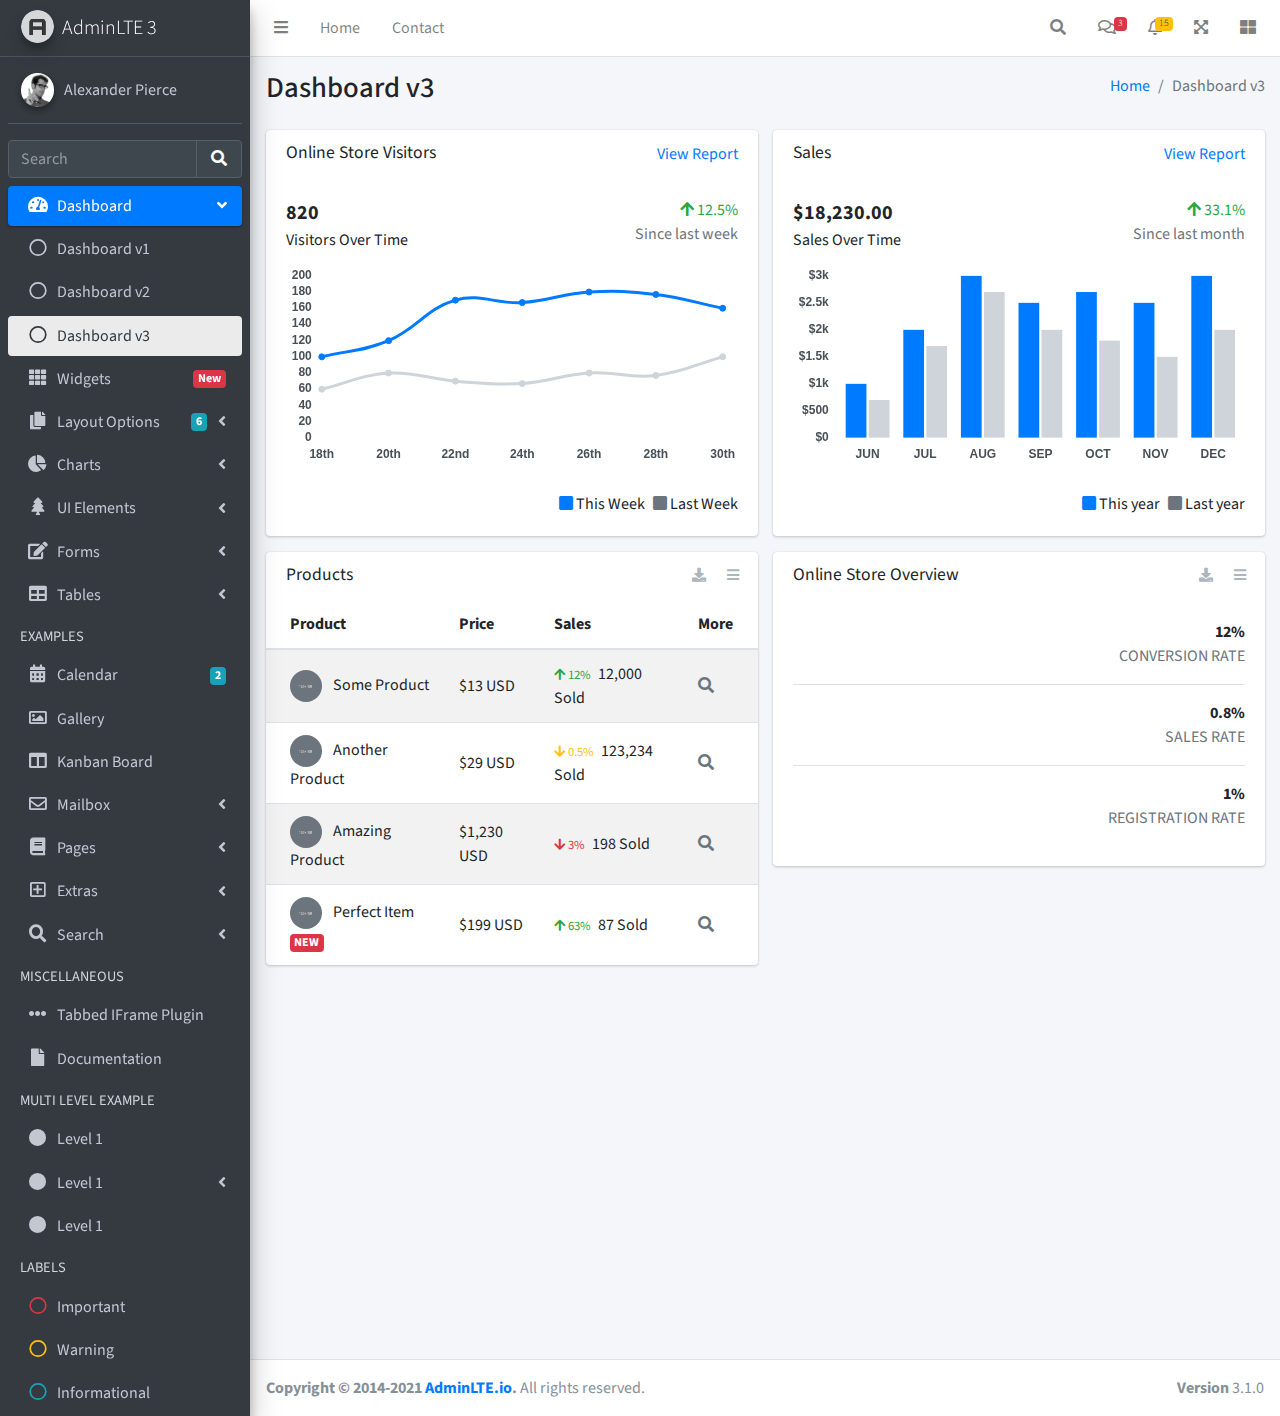
<file: admin/index3.html>
<!DOCTYPE html>
<html lang="en">
<head>
  <meta charset="utf-8">
  <meta name="viewport" content="width=device-width, initial-scale=1">
  <title>AdminLTE 3 | Dashboard 3</title>

  <!-- Google Font: Source Sans Pro -->
  <link rel="stylesheet" href="https://fonts.googleapis.com/css?family=Source+Sans+Pro:300,400,400i,700&display=fallback">
  <!-- Font Awesome Icons -->
  <link rel="stylesheet" href="plugins/fontawesome-free/css/all.min.css">
  <!-- IonIcons -->
  <link rel="stylesheet" href="https://code.ionicframework.com/ionicons/2.0.1/css/ionicons.min.css">
  <!-- Theme style -->
  <link rel="stylesheet" href="dist/css/adminlte.min.css">
</head>
<!--
`body` tag options:

  Apply one or more of the following classes to to the body tag
  to get the desired effect

  * sidebar-collapse
  * sidebar-mini
-->
<body class="hold-transition sidebar-mini">
<div class="wrapper">
  <!-- Navbar -->
  <nav class="main-header navbar navbar-expand navbar-white navbar-light">
    <!-- Left navbar links -->
    <ul class="navbar-nav">
      <li class="nav-item">
        <a class="nav-link" data-widget="pushmenu" href="#" role="button"><i class="fas fa-bars"></i></a>
      </li>
      <li class="nav-item d-none d-sm-inline-block">
        <a href="index3.html" class="nav-link">Home</a>
      </li>
      <li class="nav-item d-none d-sm-inline-block">
        <a href="#" class="nav-link">Contact</a>
      </li>
    </ul>

    <!-- Right navbar links -->
    <ul class="navbar-nav ml-auto">
      <!-- Navbar Search -->
      <li class="nav-item">
        <a class="nav-link" data-widget="navbar-search" href="#" role="button">
          <i class="fas fa-search"></i>
        </a>
        <div class="navbar-search-block">
          <form class="form-inline">
            <div class="input-group input-group-sm">
              <input class="form-control form-control-navbar" type="search" placeholder="Search" aria-label="Search">
              <div class="input-group-append">
                <button class="btn btn-navbar" type="submit">
                  <i class="fas fa-search"></i>
                </button>
                <button class="btn btn-navbar" type="button" data-widget="navbar-search">
                  <i class="fas fa-times"></i>
                </button>
              </div>
            </div>
          </form>
        </div>
      </li>

      <!-- Messages Dropdown Menu -->
      <li class="nav-item dropdown">
        <a class="nav-link" data-toggle="dropdown" href="#">
          <i class="far fa-comments"></i>
          <span class="badge badge-danger navbar-badge">3</span>
        </a>
        <div class="dropdown-menu dropdown-menu-lg dropdown-menu-right">
          <a href="#" class="dropdown-item">
            <!-- Message Start -->
            <div class="media">
              <img src="dist/img/user1-128x128.jpg" alt="User Avatar" class="img-size-50 mr-3 img-circle">
              <div class="media-body">
                <h3 class="dropdown-item-title">
                  Brad Diesel
                  <span class="float-right text-sm text-danger"><i class="fas fa-star"></i></span>
                </h3>
                <p class="text-sm">Call me whenever you can...</p>
                <p class="text-sm text-muted"><i class="far fa-clock mr-1"></i> 4 Hours Ago</p>
              </div>
            </div>
            <!-- Message End -->
          </a>
          <div class="dropdown-divider"></div>
          <a href="#" class="dropdown-item">
            <!-- Message Start -->
            <div class="media">
              <img src="dist/img/user8-128x128.jpg" alt="User Avatar" class="img-size-50 img-circle mr-3">
              <div class="media-body">
                <h3 class="dropdown-item-title">
                  John Pierce
                  <span class="float-right text-sm text-muted"><i class="fas fa-star"></i></span>
                </h3>
                <p class="text-sm">I got your message bro</p>
                <p class="text-sm text-muted"><i class="far fa-clock mr-1"></i> 4 Hours Ago</p>
              </div>
            </div>
            <!-- Message End -->
          </a>
          <div class="dropdown-divider"></div>
          <a href="#" class="dropdown-item">
            <!-- Message Start -->
            <div class="media">
              <img src="dist/img/user3-128x128.jpg" alt="User Avatar" class="img-size-50 img-circle mr-3">
              <div class="media-body">
                <h3 class="dropdown-item-title">
                  Nora Silvester
                  <span class="float-right text-sm text-warning"><i class="fas fa-star"></i></span>
                </h3>
                <p class="text-sm">The subject goes here</p>
                <p class="text-sm text-muted"><i class="far fa-clock mr-1"></i> 4 Hours Ago</p>
              </div>
            </div>
            <!-- Message End -->
          </a>
          <div class="dropdown-divider"></div>
          <a href="#" class="dropdown-item dropdown-footer">See All Messages</a>
        </div>
      </li>
      <!-- Notifications Dropdown Menu -->
      <li class="nav-item dropdown">
        <a class="nav-link" data-toggle="dropdown" href="#">
          <i class="far fa-bell"></i>
          <span class="badge badge-warning navbar-badge">15</span>
        </a>
        <div class="dropdown-menu dropdown-menu-lg dropdown-menu-right">
          <span class="dropdown-item dropdown-header">15 Notifications</span>
          <div class="dropdown-divider"></div>
          <a href="#" class="dropdown-item">
            <i class="fas fa-envelope mr-2"></i> 4 new messages
            <span class="float-right text-muted text-sm">3 mins</span>
          </a>
          <div class="dropdown-divider"></div>
          <a href="#" class="dropdown-item">
            <i class="fas fa-users mr-2"></i> 8 friend requests
            <span class="float-right text-muted text-sm">12 hours</span>
          </a>
          <div class="dropdown-divider"></div>
          <a href="#" class="dropdown-item">
            <i class="fas fa-file mr-2"></i> 3 new reports
            <span class="float-right text-muted text-sm">2 days</span>
          </a>
          <div class="dropdown-divider"></div>
          <a href="#" class="dropdown-item dropdown-footer">See All Notifications</a>
        </div>
      </li>
      <li class="nav-item">
        <a class="nav-link" data-widget="fullscreen" href="#" role="button">
          <i class="fas fa-expand-arrows-alt"></i>
        </a>
      </li>
      <li class="nav-item">
        <a class="nav-link" data-widget="control-sidebar" data-slide="true" href="#" role="button">
          <i class="fas fa-th-large"></i>
        </a>
      </li>
    </ul>
  </nav>
  <!-- /.navbar -->

  <!-- Main Sidebar Container -->
  <aside class="main-sidebar sidebar-dark-primary elevation-4">
    <!-- Brand Logo -->
    <a href="index3.html" class="brand-link">
      <img src="dist/img/AdminLTELogo.png" alt="AdminLTE Logo" class="brand-image img-circle elevation-3" style="opacity: .8">
      <span class="brand-text font-weight-light">AdminLTE 3</span>
    </a>

    <!-- Sidebar -->
    <div class="sidebar">
      <!-- Sidebar user panel (optional) -->
      <div class="user-panel mt-3 pb-3 mb-3 d-flex">
        <div class="image">
          <img src="dist/img/user2-160x160.jpg" class="img-circle elevation-2" alt="User Image">
        </div>
        <div class="info">
          <a href="#" class="d-block">Alexander Pierce</a>
        </div>
      </div>

      <!-- SidebarSearch Form -->
      <div class="form-inline">
        <div class="input-group" data-widget="sidebar-search">
          <input class="form-control form-control-sidebar" type="search" placeholder="Search" aria-label="Search">
          <div class="input-group-append">
            <button class="btn btn-sidebar">
              <i class="fas fa-search fa-fw"></i>
            </button>
          </div>
        </div>
      </div>

      <!-- Sidebar Menu -->
      <nav class="mt-2">
        <ul class="nav nav-pills nav-sidebar flex-column" data-widget="treeview" role="menu" data-accordion="false">
          <!-- Add icons to the links using the .nav-icon class
               with font-awesome or any other icon font library -->
          <li class="nav-item menu-open">
            <a href="#" class="nav-link active">
              <i class="nav-icon fas fa-tachometer-alt"></i>
              <p>
                Dashboard
                <i class="right fas fa-angle-left"></i>
              </p>
            </a>
            <ul class="nav nav-treeview">
              <li class="nav-item">
                <a href="./index.html" class="nav-link">
                  <i class="far fa-circle nav-icon"></i>
                  <p>Dashboard v1</p>
                </a>
              </li>
              <li class="nav-item">
                <a href="./index2.html" class="nav-link">
                  <i class="far fa-circle nav-icon"></i>
                  <p>Dashboard v2</p>
                </a>
              </li>
              <li class="nav-item">
                <a href="./index3.html" class="nav-link active">
                  <i class="far fa-circle nav-icon"></i>
                  <p>Dashboard v3</p>
                </a>
              </li>
            </ul>
          </li>
          <li class="nav-item">
            <a href="pages/widgets.html" class="nav-link">
              <i class="nav-icon fas fa-th"></i>
              <p>
                Widgets
                <span class="right badge badge-danger">New</span>
              </p>
            </a>
          </li>
          <li class="nav-item">
            <a href="#" class="nav-link">
              <i class="nav-icon fas fa-copy"></i>
              <p>
                Layout Options
                <i class="fas fa-angle-left right"></i>
                <span class="badge badge-info right">6</span>
              </p>
            </a>
            <ul class="nav nav-treeview">
              <li class="nav-item">
                <a href="pages/layout/top-nav.html" class="nav-link">
                  <i class="far fa-circle nav-icon"></i>
                  <p>Top Navigation</p>
                </a>
              </li>
              <li class="nav-item">
                <a href="pages/layout/top-nav-sidebar.html" class="nav-link">
                  <i class="far fa-circle nav-icon"></i>
                  <p>Top Navigation + Sidebar</p>
                </a>
              </li>
              <li class="nav-item">
                <a href="pages/layout/boxed.html" class="nav-link">
                  <i class="far fa-circle nav-icon"></i>
                  <p>Boxed</p>
                </a>
              </li>
              <li class="nav-item">
                <a href="pages/layout/fixed-sidebar.html" class="nav-link">
                  <i class="far fa-circle nav-icon"></i>
                  <p>Fixed Sidebar</p>
                </a>
              </li>
              <li class="nav-item">
                <a href="pages/layout/fixed-sidebar-custom.html" class="nav-link">
                  <i class="far fa-circle nav-icon"></i>
                  <p>Fixed Sidebar <small>+ Custom Area</small></p>
                </a>
              </li>
              <li class="nav-item">
                <a href="pages/layout/fixed-topnav.html" class="nav-link">
                  <i class="far fa-circle nav-icon"></i>
                  <p>Fixed Navbar</p>
                </a>
              </li>
              <li class="nav-item">
                <a href="pages/layout/fixed-footer.html" class="nav-link">
                  <i class="far fa-circle nav-icon"></i>
                  <p>Fixed Footer</p>
                </a>
              </li>
              <li class="nav-item">
                <a href="pages/layout/collapsed-sidebar.html" class="nav-link">
                  <i class="far fa-circle nav-icon"></i>
                  <p>Collapsed Sidebar</p>
                </a>
              </li>
            </ul>
          </li>
          <li class="nav-item">
            <a href="#" class="nav-link">
              <i class="nav-icon fas fa-chart-pie"></i>
              <p>
                Charts
                <i class="right fas fa-angle-left"></i>
              </p>
            </a>
            <ul class="nav nav-treeview">
              <li class="nav-item">
                <a href="pages/charts/chartjs.html" class="nav-link">
                  <i class="far fa-circle nav-icon"></i>
                  <p>ChartJS</p>
                </a>
              </li>
              <li class="nav-item">
                <a href="pages/charts/flot.html" class="nav-link">
                  <i class="far fa-circle nav-icon"></i>
                  <p>Flot</p>
                </a>
              </li>
              <li class="nav-item">
                <a href="pages/charts/inline.html" class="nav-link">
                  <i class="far fa-circle nav-icon"></i>
                  <p>Inline</p>
                </a>
              </li>
              <li class="nav-item">
                <a href="pages/charts/uplot.html" class="nav-link">
                  <i class="far fa-circle nav-icon"></i>
                  <p>uPlot</p>
                </a>
              </li>
            </ul>
          </li>
          <li class="nav-item">
            <a href="#" class="nav-link">
              <i class="nav-icon fas fa-tree"></i>
              <p>
                UI Elements
                <i class="fas fa-angle-left right"></i>
              </p>
            </a>
            <ul class="nav nav-treeview">
              <li class="nav-item">
                <a href="pages/UI/general.html" class="nav-link">
                  <i class="far fa-circle nav-icon"></i>
                  <p>General</p>
                </a>
              </li>
              <li class="nav-item">
                <a href="pages/UI/icons.html" class="nav-link">
                  <i class="far fa-circle nav-icon"></i>
                  <p>Icons</p>
                </a>
              </li>
              <li class="nav-item">
                <a href="pages/UI/buttons.html" class="nav-link">
                  <i class="far fa-circle nav-icon"></i>
                  <p>Buttons</p>
                </a>
              </li>
              <li class="nav-item">
                <a href="pages/UI/sliders.html" class="nav-link">
                  <i class="far fa-circle nav-icon"></i>
                  <p>Sliders</p>
                </a>
              </li>
              <li class="nav-item">
                <a href="pages/UI/modals.html" class="nav-link">
                  <i class="far fa-circle nav-icon"></i>
                  <p>Modals & Alerts</p>
                </a>
              </li>
              <li class="nav-item">
                <a href="pages/UI/navbar.html" class="nav-link">
                  <i class="far fa-circle nav-icon"></i>
                  <p>Navbar & Tabs</p>
                </a>
              </li>
              <li class="nav-item">
                <a href="pages/UI/timeline.html" class="nav-link">
                  <i class="far fa-circle nav-icon"></i>
                  <p>Timeline</p>
                </a>
              </li>
              <li class="nav-item">
                <a href="pages/UI/ribbons.html" class="nav-link">
                  <i class="far fa-circle nav-icon"></i>
                  <p>Ribbons</p>
                </a>
              </li>
            </ul>
          </li>
          <li class="nav-item">
            <a href="#" class="nav-link">
              <i class="nav-icon fas fa-edit"></i>
              <p>
                Forms
                <i class="fas fa-angle-left right"></i>
              </p>
            </a>
            <ul class="nav nav-treeview">
              <li class="nav-item">
                <a href="pages/forms/general.html" class="nav-link">
                  <i class="far fa-circle nav-icon"></i>
                  <p>General Elements</p>
                </a>
              </li>
              <li class="nav-item">
                <a href="pages/forms/advanced.html" class="nav-link">
                  <i class="far fa-circle nav-icon"></i>
                  <p>Advanced Elements</p>
                </a>
              </li>
              <li class="nav-item">
                <a href="pages/forms/editors.html" class="nav-link">
                  <i class="far fa-circle nav-icon"></i>
                  <p>Editors</p>
                </a>
              </li>
              <li class="nav-item">
                <a href="pages/forms/validation.html" class="nav-link">
                  <i class="far fa-circle nav-icon"></i>
                  <p>Validation</p>
                </a>
              </li>
            </ul>
          </li>
          <li class="nav-item">
            <a href="#" class="nav-link">
              <i class="nav-icon fas fa-table"></i>
              <p>
                Tables
                <i class="fas fa-angle-left right"></i>
              </p>
            </a>
            <ul class="nav nav-treeview">
              <li class="nav-item">
                <a href="pages/tables/simple.html" class="nav-link">
                  <i class="far fa-circle nav-icon"></i>
                  <p>Simple Tables</p>
                </a>
              </li>
              <li class="nav-item">
                <a href="pages/tables/data.html" class="nav-link">
                  <i class="far fa-circle nav-icon"></i>
                  <p>DataTables</p>
                </a>
              </li>
              <li class="nav-item">
                <a href="pages/tables/jsgrid.html" class="nav-link">
                  <i class="far fa-circle nav-icon"></i>
                  <p>jsGrid</p>
                </a>
              </li>
            </ul>
          </li>
          <li class="nav-header">EXAMPLES</li>
          <li class="nav-item">
            <a href="pages/calendar.html" class="nav-link">
              <i class="nav-icon fas fa-calendar-alt"></i>
              <p>
                Calendar
                <span class="badge badge-info right">2</span>
              </p>
            </a>
          </li>
          <li class="nav-item">
            <a href="pages/gallery.html" class="nav-link">
              <i class="nav-icon far fa-image"></i>
              <p>
                Gallery
              </p>
            </a>
          </li>
          <li class="nav-item">
            <a href="pages/kanban.html" class="nav-link">
              <i class="nav-icon fas fa-columns"></i>
              <p>
                Kanban Board
              </p>
            </a>
          </li>
          <li class="nav-item">
            <a href="#" class="nav-link">
              <i class="nav-icon far fa-envelope"></i>
              <p>
                Mailbox
                <i class="fas fa-angle-left right"></i>
              </p>
            </a>
            <ul class="nav nav-treeview">
              <li class="nav-item">
                <a href="pages/mailbox/mailbox.html" class="nav-link">
                  <i class="far fa-circle nav-icon"></i>
                  <p>Inbox</p>
                </a>
              </li>
              <li class="nav-item">
                <a href="pages/mailbox/compose.html" class="nav-link">
                  <i class="far fa-circle nav-icon"></i>
                  <p>Compose</p>
                </a>
              </li>
              <li class="nav-item">
                <a href="pages/mailbox/read-mail.html" class="nav-link">
                  <i class="far fa-circle nav-icon"></i>
                  <p>Read</p>
                </a>
              </li>
            </ul>
          </li>
          <li class="nav-item">
            <a href="#" class="nav-link">
              <i class="nav-icon fas fa-book"></i>
              <p>
                Pages
                <i class="fas fa-angle-left right"></i>
              </p>
            </a>
            <ul class="nav nav-treeview">
              <li class="nav-item">
                <a href="pages/examples/invoice.html" class="nav-link">
                  <i class="far fa-circle nav-icon"></i>
                  <p>Invoice</p>
                </a>
              </li>
              <li class="nav-item">
                <a href="pages/examples/profile.html" class="nav-link">
                  <i class="far fa-circle nav-icon"></i>
                  <p>Profile</p>
                </a>
              </li>
              <li class="nav-item">
                <a href="pages/examples/e-commerce.html" class="nav-link">
                  <i class="far fa-circle nav-icon"></i>
                  <p>E-commerce</p>
                </a>
              </li>
              <li class="nav-item">
                <a href="pages/examples/projects.html" class="nav-link">
                  <i class="far fa-circle nav-icon"></i>
                  <p>Projects</p>
                </a>
              </li>
              <li class="nav-item">
                <a href="pages/examples/project-add.html" class="nav-link">
                  <i class="far fa-circle nav-icon"></i>
                  <p>Project Add</p>
                </a>
              </li>
              <li class="nav-item">
                <a href="pages/examples/project-edit.html" class="nav-link">
                  <i class="far fa-circle nav-icon"></i>
                  <p>Project Edit</p>
                </a>
              </li>
              <li class="nav-item">
                <a href="pages/examples/project-detail.html" class="nav-link">
                  <i class="far fa-circle nav-icon"></i>
                  <p>Project Detail</p>
                </a>
              </li>
              <li class="nav-item">
                <a href="pages/examples/contacts.html" class="nav-link">
                  <i class="far fa-circle nav-icon"></i>
                  <p>Contacts</p>
                </a>
              </li>
              <li class="nav-item">
                <a href="pages/examples/faq.html" class="nav-link">
                  <i class="far fa-circle nav-icon"></i>
                  <p>FAQ</p>
                </a>
              </li>
              <li class="nav-item">
                <a href="pages/examples/contact-us.html" class="nav-link">
                  <i class="far fa-circle nav-icon"></i>
                  <p>Contact us</p>
                </a>
              </li>
            </ul>
          </li>
          <li class="nav-item">
            <a href="#" class="nav-link">
              <i class="nav-icon far fa-plus-square"></i>
              <p>
                Extras
                <i class="fas fa-angle-left right"></i>
              </p>
            </a>
            <ul class="nav nav-treeview">
              <li class="nav-item">
                <a href="#" class="nav-link">
                  <i class="far fa-circle nav-icon"></i>
                  <p>
                    Login & Register v1
                    <i class="fas fa-angle-left right"></i>
                  </p>
                </a>
                <ul class="nav nav-treeview">
                  <li class="nav-item">
                    <a href="pages/examples/login.html" class="nav-link">
                      <i class="far fa-circle nav-icon"></i>
                      <p>Login v1</p>
                    </a>
                  </li>
                  <li class="nav-item">
                    <a href="pages/examples/register.html" class="nav-link">
                      <i class="far fa-circle nav-icon"></i>
                      <p>Register v1</p>
                    </a>
                  </li>
                  <li class="nav-item">
                    <a href="pages/examples/forgot-password.html" class="nav-link">
                      <i class="far fa-circle nav-icon"></i>
                      <p>Forgot Password v1</p>
                    </a>
                  </li>
                  <li class="nav-item">
                    <a href="pages/examples/recover-password.html" class="nav-link">
                      <i class="far fa-circle nav-icon"></i>
                      <p>Recover Password v1</p>
                    </a>
                  </li>
                </ul>
              </li>
              <li class="nav-item">
                <a href="#" class="nav-link">
                  <i class="far fa-circle nav-icon"></i>
                  <p>
                    Login & Register v2
                    <i class="fas fa-angle-left right"></i>
                  </p>
                </a>
                <ul class="nav nav-treeview">
                  <li class="nav-item">
                    <a href="pages/examples/login-v2.html" class="nav-link">
                      <i class="far fa-circle nav-icon"></i>
                      <p>Login v2</p>
                    </a>
                  </li>
                  <li class="nav-item">
                    <a href="pages/examples/register-v2.html" class="nav-link">
                      <i class="far fa-circle nav-icon"></i>
                      <p>Register v2</p>
                    </a>
                  </li>
                  <li class="nav-item">
                    <a href="pages/examples/forgot-password-v2.html" class="nav-link">
                      <i class="far fa-circle nav-icon"></i>
                      <p>Forgot Password v2</p>
                    </a>
                  </li>
                  <li class="nav-item">
                    <a href="pages/examples/recover-password-v2.html" class="nav-link">
                      <i class="far fa-circle nav-icon"></i>
                      <p>Recover Password v2</p>
                    </a>
                  </li>
                </ul>
              </li>
              <li class="nav-item">
                <a href="pages/examples/lockscreen.html" class="nav-link">
                  <i class="far fa-circle nav-icon"></i>
                  <p>Lockscreen</p>
                </a>
              </li>
              <li class="nav-item">
                <a href="pages/examples/legacy-user-menu.html" class="nav-link">
                  <i class="far fa-circle nav-icon"></i>
                  <p>Legacy User Menu</p>
                </a>
              </li>
              <li class="nav-item">
                <a href="pages/examples/language-menu.html" class="nav-link">
                  <i class="far fa-circle nav-icon"></i>
                  <p>Language Menu</p>
                </a>
              </li>
              <li class="nav-item">
                <a href="pages/examples/404.html" class="nav-link">
                  <i class="far fa-circle nav-icon"></i>
                  <p>Error 404</p>
                </a>
              </li>
              <li class="nav-item">
                <a href="pages/examples/500.html" class="nav-link">
                  <i class="far fa-circle nav-icon"></i>
                  <p>Error 500</p>
                </a>
              </li>
              <li class="nav-item">
                <a href="pages/examples/pace.html" class="nav-link">
                  <i class="far fa-circle nav-icon"></i>
                  <p>Pace</p>
                </a>
              </li>
              <li class="nav-item">
                <a href="pages/examples/blank.html" class="nav-link">
                  <i class="far fa-circle nav-icon"></i>
                  <p>Blank Page</p>
                </a>
              </li>
              <li class="nav-item">
                <a href="starter.html" class="nav-link">
                  <i class="far fa-circle nav-icon"></i>
                  <p>Starter Page</p>
                </a>
              </li>
            </ul>
          </li>
          <li class="nav-item">
            <a href="#" class="nav-link">
              <i class="nav-icon fas fa-search"></i>
              <p>
                Search
                <i class="fas fa-angle-left right"></i>
              </p>
            </a>
            <ul class="nav nav-treeview">
              <li class="nav-item">
                <a href="pages/search/simple.html" class="nav-link">
                  <i class="far fa-circle nav-icon"></i>
                  <p>Simple Search</p>
                </a>
              </li>
              <li class="nav-item">
                <a href="pages/search/enhanced.html" class="nav-link">
                  <i class="far fa-circle nav-icon"></i>
                  <p>Enhanced</p>
                </a>
              </li>
            </ul>
          </li>
          <li class="nav-header">MISCELLANEOUS</li>
          <li class="nav-item">
            <a href="iframe.html" class="nav-link">
              <i class="nav-icon fas fa-ellipsis-h"></i>
              <p>Tabbed IFrame Plugin</p>
            </a>
          </li>
          <li class="nav-item">
            <a href="https://adminlte.io/docs/3.1/" class="nav-link">
              <i class="nav-icon fas fa-file"></i>
              <p>Documentation</p>
            </a>
          </li>
          <li class="nav-header">MULTI LEVEL EXAMPLE</li>
          <li class="nav-item">
            <a href="#" class="nav-link">
              <i class="fas fa-circle nav-icon"></i>
              <p>Level 1</p>
            </a>
          </li>
          <li class="nav-item">
            <a href="#" class="nav-link">
              <i class="nav-icon fas fa-circle"></i>
              <p>
                Level 1
                <i class="right fas fa-angle-left"></i>
              </p>
            </a>
            <ul class="nav nav-treeview">
              <li class="nav-item">
                <a href="#" class="nav-link">
                  <i class="far fa-circle nav-icon"></i>
                  <p>Level 2</p>
                </a>
              </li>
              <li class="nav-item">
                <a href="#" class="nav-link">
                  <i class="far fa-circle nav-icon"></i>
                  <p>
                    Level 2
                    <i class="right fas fa-angle-left"></i>
                  </p>
                </a>
                <ul class="nav nav-treeview">
                  <li class="nav-item">
                    <a href="#" class="nav-link">
                      <i class="far fa-dot-circle nav-icon"></i>
                      <p>Level 3</p>
                    </a>
                  </li>
                  <li class="nav-item">
                    <a href="#" class="nav-link">
                      <i class="far fa-dot-circle nav-icon"></i>
                      <p>Level 3</p>
                    </a>
                  </li>
                  <li class="nav-item">
                    <a href="#" class="nav-link">
                      <i class="far fa-dot-circle nav-icon"></i>
                      <p>Level 3</p>
                    </a>
                  </li>
                </ul>
              </li>
              <li class="nav-item">
                <a href="#" class="nav-link">
                  <i class="far fa-circle nav-icon"></i>
                  <p>Level 2</p>
                </a>
              </li>
            </ul>
          </li>
          <li class="nav-item">
            <a href="#" class="nav-link">
              <i class="fas fa-circle nav-icon"></i>
              <p>Level 1</p>
            </a>
          </li>
          <li class="nav-header">LABELS</li>
          <li class="nav-item">
            <a href="#" class="nav-link">
              <i class="nav-icon far fa-circle text-danger"></i>
              <p class="text">Important</p>
            </a>
          </li>
          <li class="nav-item">
            <a href="#" class="nav-link">
              <i class="nav-icon far fa-circle text-warning"></i>
              <p>Warning</p>
            </a>
          </li>
          <li class="nav-item">
            <a href="#" class="nav-link">
              <i class="nav-icon far fa-circle text-info"></i>
              <p>Informational</p>
            </a>
          </li>
        </ul>
      </nav>
      <!-- /.sidebar-menu -->
    </div>
    <!-- /.sidebar -->
  </aside>

  <!-- Content Wrapper. Contains page content -->
  <div class="content-wrapper">
    <!-- Content Header (Page header) -->
    <div class="content-header">
      <div class="container-fluid">
        <div class="row mb-2">
          <div class="col-sm-6">
            <h1 class="m-0">Dashboard v3</h1>
          </div><!-- /.col -->
          <div class="col-sm-6">
            <ol class="breadcrumb float-sm-right">
              <li class="breadcrumb-item"><a href="#">Home</a></li>
              <li class="breadcrumb-item active">Dashboard v3</li>
            </ol>
          </div><!-- /.col -->
        </div><!-- /.row -->
      </div><!-- /.container-fluid -->
    </div>
    <!-- /.content-header -->

    <!-- Main content -->
    <div class="content">
      <div class="container-fluid">
        <div class="row">
          <div class="col-lg-6">
            <div class="card">
              <div class="card-header border-0">
                <div class="d-flex justify-content-between">
                  <h3 class="card-title">Online Store Visitors</h3>
                  <a href="javascript:void(0);">View Report</a>
                </div>
              </div>
              <div class="card-body">
                <div class="d-flex">
                  <p class="d-flex flex-column">
                    <span class="text-bold text-lg">820</span>
                    <span>Visitors Over Time</span>
                  </p>
                  <p class="ml-auto d-flex flex-column text-right">
                    <span class="text-success">
                      <i class="fas fa-arrow-up"></i> 12.5%
                    </span>
                    <span class="text-muted">Since last week</span>
                  </p>
                </div>
                <!-- /.d-flex -->

                <div class="position-relative mb-4">
                  <canvas id="visitors-chart" height="200"></canvas>
                </div>

                <div class="d-flex flex-row justify-content-end">
                  <span class="mr-2">
                    <i class="fas fa-square text-primary"></i> This Week
                  </span>

                  <span>
                    <i class="fas fa-square text-gray"></i> Last Week
                  </span>
                </div>
              </div>
            </div>
            <!-- /.card -->

            <div class="card">
              <div class="card-header border-0">
                <h3 class="card-title">Products</h3>
                <div class="card-tools">
                  <a href="#" class="btn btn-tool btn-sm">
                    <i class="fas fa-download"></i>
                  </a>
                  <a href="#" class="btn btn-tool btn-sm">
                    <i class="fas fa-bars"></i>
                  </a>
                </div>
              </div>
              <div class="card-body table-responsive p-0">
                <table class="table table-striped table-valign-middle">
                  <thead>
                  <tr>
                    <th>Product</th>
                    <th>Price</th>
                    <th>Sales</th>
                    <th>More</th>
                  </tr>
                  </thead>
                  <tbody>
                  <tr>
                    <td>
                      <img src="dist/img/default-150x150.png" alt="Product 1" class="img-circle img-size-32 mr-2">
                      Some Product
                    </td>
                    <td>$13 USD</td>
                    <td>
                      <small class="text-success mr-1">
                        <i class="fas fa-arrow-up"></i>
                        12%
                      </small>
                      12,000 Sold
                    </td>
                    <td>
                      <a href="#" class="text-muted">
                        <i class="fas fa-search"></i>
                      </a>
                    </td>
                  </tr>
                  <tr>
                    <td>
                      <img src="dist/img/default-150x150.png" alt="Product 1" class="img-circle img-size-32 mr-2">
                      Another Product
                    </td>
                    <td>$29 USD</td>
                    <td>
                      <small class="text-warning mr-1">
                        <i class="fas fa-arrow-down"></i>
                        0.5%
                      </small>
                      123,234 Sold
                    </td>
                    <td>
                      <a href="#" class="text-muted">
                        <i class="fas fa-search"></i>
                      </a>
                    </td>
                  </tr>
                  <tr>
                    <td>
                      <img src="dist/img/default-150x150.png" alt="Product 1" class="img-circle img-size-32 mr-2">
                      Amazing Product
                    </td>
                    <td>$1,230 USD</td>
                    <td>
                      <small class="text-danger mr-1">
                        <i class="fas fa-arrow-down"></i>
                        3%
                      </small>
                      198 Sold
                    </td>
                    <td>
                      <a href="#" class="text-muted">
                        <i class="fas fa-search"></i>
                      </a>
                    </td>
                  </tr>
                  <tr>
                    <td>
                      <img src="dist/img/default-150x150.png" alt="Product 1" class="img-circle img-size-32 mr-2">
                      Perfect Item
                      <span class="badge bg-danger">NEW</span>
                    </td>
                    <td>$199 USD</td>
                    <td>
                      <small class="text-success mr-1">
                        <i class="fas fa-arrow-up"></i>
                        63%
                      </small>
                      87 Sold
                    </td>
                    <td>
                      <a href="#" class="text-muted">
                        <i class="fas fa-search"></i>
                      </a>
                    </td>
                  </tr>
                  </tbody>
                </table>
              </div>
            </div>
            <!-- /.card -->
          </div>
          <!-- /.col-md-6 -->
          <div class="col-lg-6">
            <div class="card">
              <div class="card-header border-0">
                <div class="d-flex justify-content-between">
                  <h3 class="card-title">Sales</h3>
                  <a href="javascript:void(0);">View Report</a>
                </div>
              </div>
              <div class="card-body">
                <div class="d-flex">
                  <p class="d-flex flex-column">
                    <span class="text-bold text-lg">$18,230.00</span>
                    <span>Sales Over Time</span>
                  </p>
                  <p class="ml-auto d-flex flex-column text-right">
                    <span class="text-success">
                      <i class="fas fa-arrow-up"></i> 33.1%
                    </span>
                    <span class="text-muted">Since last month</span>
                  </p>
                </div>
                <!-- /.d-flex -->

                <div class="position-relative mb-4">
                  <canvas id="sales-chart" height="200"></canvas>
                </div>

                <div class="d-flex flex-row justify-content-end">
                  <span class="mr-2">
                    <i class="fas fa-square text-primary"></i> This year
                  </span>

                  <span>
                    <i class="fas fa-square text-gray"></i> Last year
                  </span>
                </div>
              </div>
            </div>
            <!-- /.card -->

            <div class="card">
              <div class="card-header border-0">
                <h3 class="card-title">Online Store Overview</h3>
                <div class="card-tools">
                  <a href="#" class="btn btn-sm btn-tool">
                    <i class="fas fa-download"></i>
                  </a>
                  <a href="#" class="btn btn-sm btn-tool">
                    <i class="fas fa-bars"></i>
                  </a>
                </div>
              </div>
              <div class="card-body">
                <div class="d-flex justify-content-between align-items-center border-bottom mb-3">
                  <p class="text-success text-xl">
                    <i class="ion ion-ios-refresh-empty"></i>
                  </p>
                  <p class="d-flex flex-column text-right">
                    <span class="font-weight-bold">
                      <i class="ion ion-android-arrow-up text-success"></i> 12%
                    </span>
                    <span class="text-muted">CONVERSION RATE</span>
                  </p>
                </div>
                <!-- /.d-flex -->
                <div class="d-flex justify-content-between align-items-center border-bottom mb-3">
                  <p class="text-warning text-xl">
                    <i class="ion ion-ios-cart-outline"></i>
                  </p>
                  <p class="d-flex flex-column text-right">
                    <span class="font-weight-bold">
                      <i class="ion ion-android-arrow-up text-warning"></i> 0.8%
                    </span>
                    <span class="text-muted">SALES RATE</span>
                  </p>
                </div>
                <!-- /.d-flex -->
                <div class="d-flex justify-content-between align-items-center mb-0">
                  <p class="text-danger text-xl">
                    <i class="ion ion-ios-people-outline"></i>
                  </p>
                  <p class="d-flex flex-column text-right">
                    <span class="font-weight-bold">
                      <i class="ion ion-android-arrow-down text-danger"></i> 1%
                    </span>
                    <span class="text-muted">REGISTRATION RATE</span>
                  </p>
                </div>
                <!-- /.d-flex -->
              </div>
            </div>
          </div>
          <!-- /.col-md-6 -->
        </div>
        <!-- /.row -->
      </div>
      <!-- /.container-fluid -->
    </div>
    <!-- /.content -->
  </div>
  <!-- /.content-wrapper -->

  <!-- Control Sidebar -->
  <aside class="control-sidebar control-sidebar-dark">
    <!-- Control sidebar content goes here -->
  </aside>
  <!-- /.control-sidebar -->

  <!-- Main Footer -->
  <footer class="main-footer">
    <strong>Copyright &copy; 2014-2021 <a href="https://adminlte.io">AdminLTE.io</a>.</strong>
    All rights reserved.
    <div class="float-right d-none d-sm-inline-block">
      <b>Version</b> 3.1.0
    </div>
  </footer>
</div>
<!-- ./wrapper -->

<!-- REQUIRED SCRIPTS -->

<!-- jQuery -->
<script src="plugins/jquery/jquery.min.js"></script>
<!-- Bootstrap -->
<script src="plugins/bootstrap/js/bootstrap.bundle.min.js"></script>
<!-- AdminLTE -->
<script src="dist/js/adminlte.js"></script>

<!-- OPTIONAL SCRIPTS -->
<script src="plugins/chart.js/Chart.min.js"></script>
<!-- AdminLTE for demo purposes -->
<script src="dist/js/demo.js"></script>
<!-- AdminLTE dashboard demo (This is only for demo purposes) -->
<script src="dist/js/pages/dashboard3.js"></script>
</body>
</html>
</file>
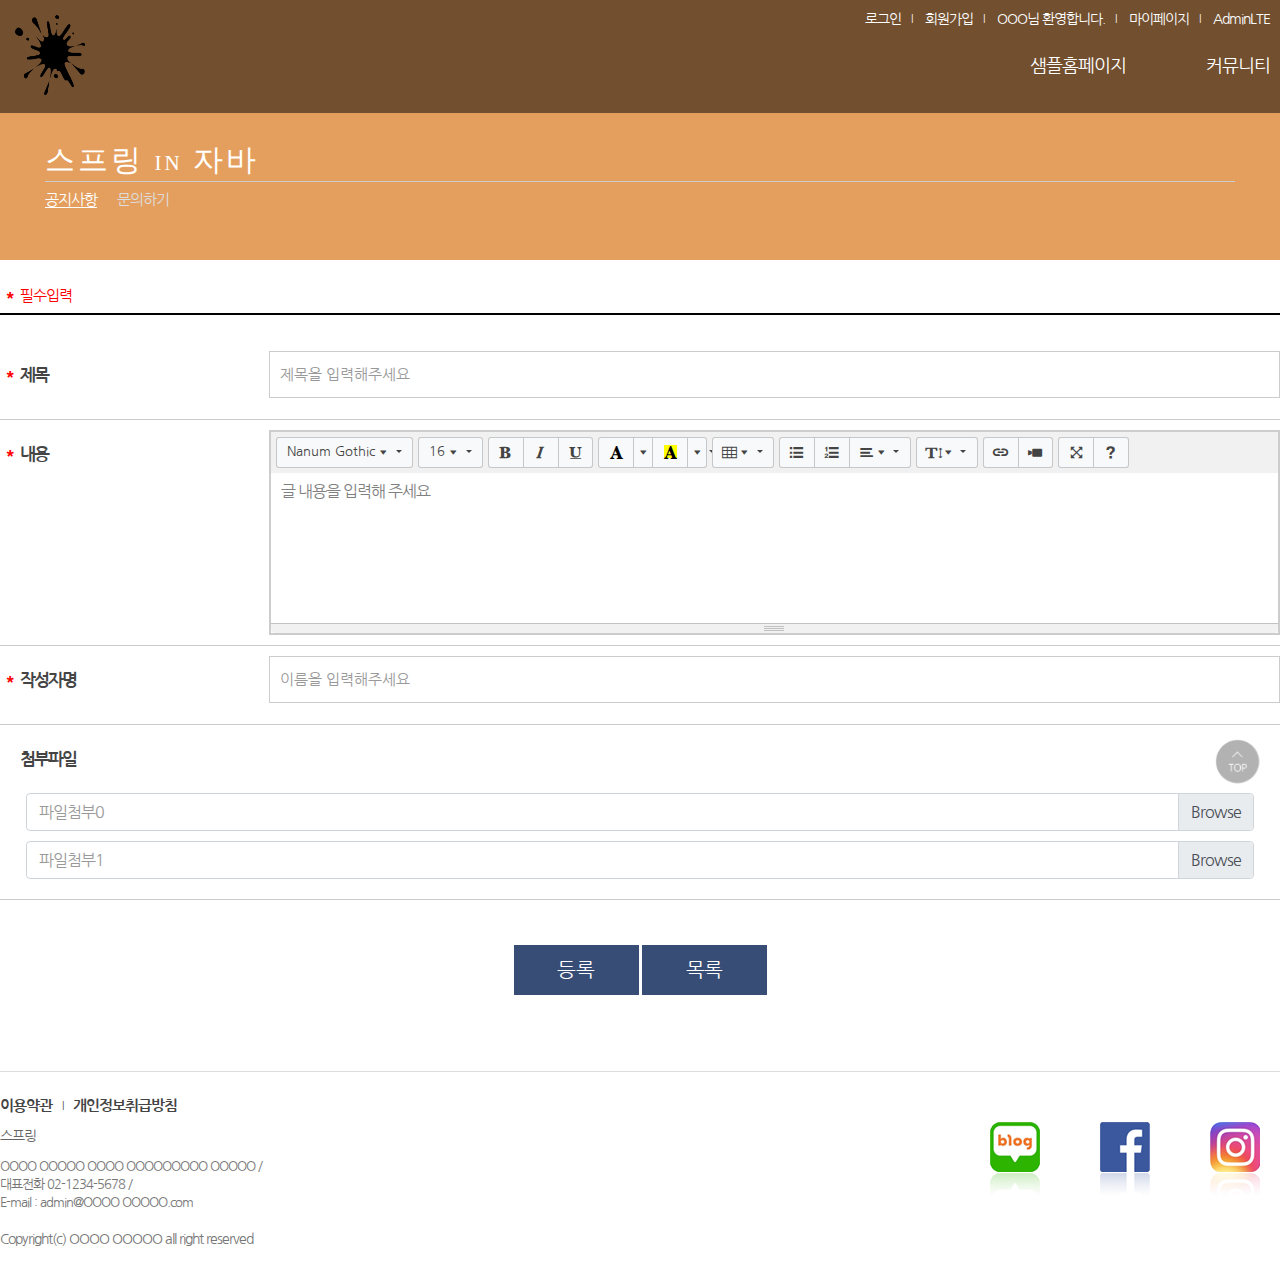
<file: home/board_write.html>
<!DOCTYPE html>
<html lang="ko">
<head>
<title> 스프링 </title>
<meta name="viewport" content="width=device-width, initial-scale=1, minimum-scale=1, maximum-scale=1">
<meta charset="utf-8" />
<meta http-equiv="X-UA-Compatible" content="IE=edge">
<!-- 제이쿼리 코어 임포트 가져오기(아래) -->
<script src="/home/js/jquery-3.6.0.js"></script>
<!-- 상단바로가기 클릭시 부드럽게 이동하는 외부 라이브러리 JS 임포트(아래) -->
<script src="/home/js/jquery.smooth-scroll.min.js"></script>
<!-- 화면을 초기화 시키는 reset 스타일 임포트:크로스브라이징 처리하기위해서 -->
<!-- 크롬, IE, 엣지, 사파리, 파이어폭스 h1, p, ul, div 태그의 크기가 조금씩 틀림니다. -->
<!-- 작업한 결과가 모든 브라우져(크로싱브라우징)에 똑같이 보이게 하기 위한 reset.css(아래) -->
<link rel="stylesheet" href="/home/css/reset.css">
<!-- 여기서 부터 사용자 정의형 스타일 + 스크립트 추가(아래) -->
<link rel="stylesheet" href="/home/css/mobile.css">
<!-- 테블릿용 CSS 임포트 -->
<link rel="stylesheet" href="/home/css/tablet.css">
<!-- PC용 CSS 임포트 -->
<link rel="stylesheet" href="/home/css/pc.css">
<!-- 게시판 CSS 임포트 -->
<link rel="stylesheet" href="/home/css/board.css">
<script src="/home/js/main.js"></script>
<!-- 메인슬라이드 코어 임포트 -->
<script src="/home/js/slidemain.js"></script>
<!-- 부트스트랩CSS코어 임포트 -->
<link rel="stylesheet" href="/admin/plugins/tempusdominus-bootstrap-4/css/tempusdominus-bootstrap-4.min.css">
<!-- 부트스트랩JS코어 임포트 -->
<script src="/admin/plugins/bootstrap/js/bootstrap.bundle.min.js"></script>
<!-- AdminLTE전용CSS코어 임포트 -->
<link rel="stylesheet" href="/admin/dist/css/adminlte.min.css">
<!-- 첨부파일명을 input태그디자인 안쪽에 집어넣는 확장프로그램 -->
<script src="/admin/plugins/bs-custom-file-input/bs-custom-file-input.min.js"></script>
<!-- 위 첨부파일 확장프로그램 실행(아래-개발자가 처리) -->
<script>
	$(document).ready(function(){
		bsCustomFileInput.init();
	});
</script>
<!-- 서머노트 웹에디터CSS 임포트 -->
<link rel="stylesheet" href="/admin/plugins/summernote/summernote-bs4.min.css">
<link rel="stylesheet" href="/admin/plugins/summernote/summernote.css">
<!-- 서머노트 웹에디터JS 임포트 -->
<script src="/admin/plugins/summernote/summernote.min.js"></script>
<!-- 서머노트 웹에디터 실행(아래-개발자가 처리) -->
<script>
	$(document).ready(function(){
		//$('#content_lbl').summernote();//기본실행. 이기본실을 개발자 커스터마이징 합니다.
		$('#content_lbl').summernote({
			height:150,
			lang:'ko-KR',
			placeholder:'글 내용을 입력해 주세요',
			toolbar: [
				['fontname',['fontname']],
				['fontsize',['fontsize']],
				['style',['bold','italic','underline']],
				['color',['forecolor','color']],
				['table',['table']],
				['para',['ul','ol','paragraph']],
				['height',['height']],
				['insert',['link','video']],//'picture',
				['view',['fullscreen','help']]
			],
			fontNames: ['Arial','Arial Black','맑은 고딕','궁서','Nanum Gothic'],
			fontSizes: ['8','10','12','14','16','18','20','22','24','26','28','30'],
			fontNamesIgnoreCheck: ['Nanum Gothic']
		});
	});
</script>
<style>
/* 모바일용 게시판 스타일 */

/* 테블릿용 메인페이지 스타일 지정(아래) 801px~무한대까지 재정의 */
@media all and (min-width:801px) {
    
}
/* PC용 메인페이지 스타일 지정 1066px~무한대까지 재정의 */
@media all and (min-width:1066px) {
	
}
</style>
<script>
// 메인페이지 전용 슬라이드 호출 부분
$(document).ready(function() {
	
});
</script>
</head>
<body>
<!-- 헤더에서푸터까지 -->
<div id="wrap">
	<!-- 헤더상단메뉴영역영역 -->
	<header id="header">
		<div class="header_area box_inner clear">
			<!-- 상단로고영역 -->
			<h1><a href="index.html">스프링 in 자바</a></h1>
			<!-- //상단로고영역 -->
			
			<!-- 상단메뉴메뉴영역 -->
			<p class="openMOgnb">
				<a href="#">
					<b class="hdd">메뉴열기</b> 
					<span></span><span></span><span></span>
				</a>
			</p>
			<div class="header_cont">
				<ul class="util clear">
					<li><a href="login.html">로그인</a></li>
					<li><a href="join.html">회원가입</a></li>
					<!-- 로그인 후 보이는 메뉴(아래) -->
					<li><a href="#">OOO님 환영합니다.</a></li>
					<li><a href="mypage.html">마이페이지</a></li>
					<li><a href="../admin/home.html">AdminLTE</a></li>
				</ul>	
				<nav>
				<ul class="gnb clear">
					<li><a href="board_list.html" class="openAll1">샘플홈페이지</a>

                        <div class="gnb_depth gnb_depth2_1">
                            <ul class="submenu_list">
                                <li><a href="board_list.html">반응형홈페이지</a></li>
                            </ul>
                        </div>
					</li>
					<li><a href="board_list.html" class="openAll2">커뮤니티</a>
				        <div class="gnb_depth gnb_depth2_2">
                            <ul class="submenu_list">
                                <li><a href="board_list.html">공지사항</a></li>
                                <li><a href="board_list.html">겔러리게시판</a></li>
                            </ul>
                        </div>
					</li>
				</ul>
                </nav>
				<p class="closePop"><a href="javascript:;">닫기</a></p>
			</div>
			<!-- //상단메뉴메뉴영역 -->
		</div>
	</header>
	<!-- //헤더상단메뉴영역영역 -->
	
<!-- 메인콘텐츠영역 -->
<div id="container">
	<!-- 메인상단위치표시영역 -->
	<div class="location_area customer">
		<div class="box_inner">
			<h2 class="tit_page">스프링 <span class="in">in</span> 자바</h2>
			<p class="location">고객센터 <span class="path">/</span> 공지사항</p>
			<ul class="page_menu clear">
				<li><a href="#" class="on">공지사항</a></li>
				<li><a href="#">문의하기</a></li>
			</ul>
		</div>
	</div>	
	<!-- //메인상단위치표시영역 -->

	<!-- 메인본문영역 -->
	<div class="bodytext_area box_inner">
		<!-- 폼영역 -->
		<form method="POST" name="board_write" action="board_write.html" class="appForm">
			<fieldset>
				<legend>상담문의 입력 양식</legend>
				<p class="info_pilsoo pilsoo_item">필수입력</p>
				<ul class="app_list">
					<li class="clear">
						<label for="title_lbl" class="tit_lbl pilsoo_item">제목</label>
						<div class="app_content"><input type="text" name="title" class="w100p" id="title_lbl" placeholder="제목을 입력해주세요" required/></div>
					</li>
					<li class="clear">
						<label for="content_lbl" class="tit_lbl pilsoo_item">내용</label>
						<div class="app_content">
							<textarea name="content" id="content_lbl" class="w100p" placeholder="내용을 입력해주세요." required></textarea></div>
					</li>
					<li class="clear">
						<label for="name_lbl" class="tit_lbl pilsoo_item">작성자명</label>
						<div class="app_content"><input type="text" name="name" class="w100p" id="name_lbl" placeholder="이름을 입력해주세요" required/></div>
					</li>
					<li class="clear">
						<label for="file_lbl" class="tit_lbl">첨부파일</label>
						<div class="custom-file" style="width:96%;margin:0 2%;">
							<input type="file" name="file" class="custom-file-input" id="customFile_0">
							<label class="custom-file-label" for="customFile" style="color:#999;">파일첨부0</label>
						</div>
						<div style="height:10px;"></div>
						
							<div class="custom-file" style="width:96%;margin:0 2%;">
								<input type="file" name="file" class="custom-file-input" id="customFile_1">
								<label class="custom-file-label" for="customFile" style="color:#999;">파일첨부1</label>
							</div>
						<div style="height:10px;"></div>
						
					</li>
				</ul>
				<p class="btn_line">
				<button class="btn_baseColor">등록</button>
				<a href="board_list.html" class="btn_baseColor">목록</a>
				</p>	
			</fieldset>
		</form>
		<!-- //폼영역 -->
	</div>
	<!-- //메인본문영역 -->
</div>
<!-- //메인콘텐츠영역 -->

	<!-- 푸터메뉴및사업자정보영역 -->
	<footer>
		<div class="foot_area box_inner">
			<ul class="foot_list clear">
				<li><a href="javascript:;">이용약관</a></li>
				<li><a href="javascript:;">개인정보취급방침</a></li>
			</ul>
			<h2>스프링</h2>
            <p class="addr">OOOO OOOOO OOOO OOOOOOOOO OOOOO <span class="gubun">/</span>        
				<span class="br_line">대표전화 <span class="space0">02-1234-5678</span> <span class="gubun">/</span>        
					<span class="br_line">E-mail : <span class="space0"> admin@OOOO OOOOO.com</span></span>
				</span>
			</p>
			<p class="copy box_inner">Copyright(c) OOOO OOOOO all right reserved</p>
			<ul class="snslink clear">
				<li><a href="javascript:;">blog</a></li>
				<li><a href="javascript:;">facebook</a></li>
				<li><a href="javascript:;">instargram</a></li>
			</ul>
		</div>
	</footer>
	<!-- //푸터메뉴및주소영역 -->
</div>
<!-- //헤더에서푸터까지 -->

<!-- 하단퀵메뉴영역 -->
<div class="quick_area">
	<p class="to_top"><a href="#wrap" class="s_point">TOP</a></p>
</div>
<!-- //하단퀵메뉴영역 -->

</body>
</html>
</file>
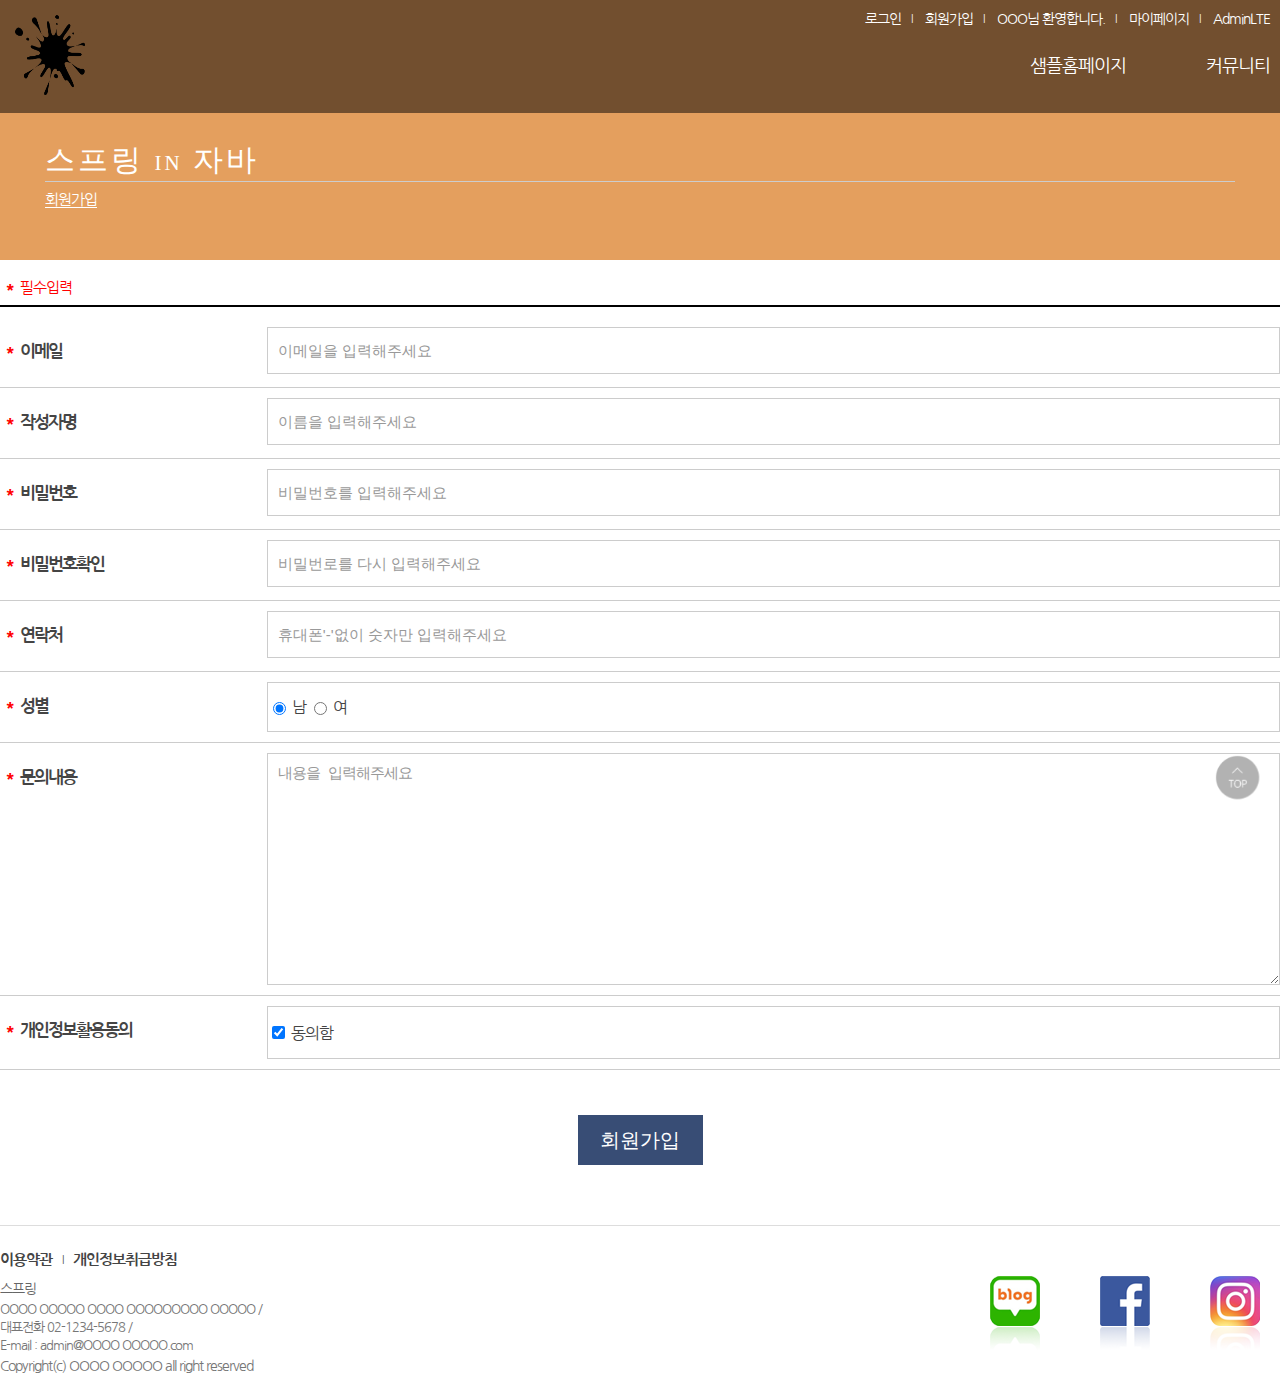
<file: home/join.html>
<!DOCTYPE html>
<html lang="ko">
<head>
<title> 로그인페이지 </title>
<meta name="viewport" content="width=device-width, initial-scale=1, minimum-scale=1, maximum-scale=1">
<meta charset="utf-8" />
<meta http-equiv="X-UA-Compatible" content="IE=edge">
<!-- 제이쿼리 코어 임포트 가져오기(아래) -->
<script src="/home/js/jquery-3.6.0.js"></script>
<!-- 상단바로가기 클릭시 부드럽게 이동하는 외부 라이브러리 JS 임포트(아래) -->
<script src="/home/js/jquery.smooth-scroll.min.js"></script>
<!-- 화면을 초기화 시키는 reset 스타일 임포트:크로스브라이징 처리하기위해서 -->
<!-- 크롬, IE, 엣지, 사파리, 파이어폭스 h1, p, ul, div 태그의 크기가 조금씩 틀림니다. -->
<!-- 작업한 결과가 모든 브라우져(크로싱브라우징)에 똑같이 보이게 하기 위한 reset.css(아래) -->
<link rel="stylesheet" href="/home/css/reset.css">
<!-- 여기서 부터 사용자 정의형 스타일 + 스크립트 추가(아래) -->
<link rel="stylesheet" href="/home/css/mobile.css">
<!-- 테블릿용 CSS 임포트 -->
<link rel="stylesheet" href="/home/css/tablet.css">
<!-- PC용 CSS 임포트 -->
<link rel="stylesheet" href="/home/css/pc.css">
<!-- 게시판용 CSS 임포트 -->
<link rel="stylesheet" href="/home/css/board.css">
<script src="/home/js/main.js"></script>
<!-- 메인슬라이드 코어 임포트 -->
<script src="/home/js/slidemain.js"></script>
<!-- html5가 아닌 JS로 유효성 검사 코어 2개 임포트 -->
<script src="/home/js/jquery.validate.js"></script>
<script src="/home/js/additional-methods.js"></script>
<style>
/* 모바일용 로그인 스타일 */

/* //모바일용 로그인 스타일 */
/* 테블릿용 메인페이지 스타일 지정(아래) 801px~무한대까지 재정의 */
@media all and (min-width:801px) {
	
}
/* PC용 메인페이지 스타일 지정 1066px~무한대까지 재정의 */
@media all and (min-width:1066px) {
	
}
</style>
<script>
// 회원가입 전용 유효성 검사 부분
$(document).ready(function() {
	$('.appForm').validate({
		rules:{
			password:"required",//password 인풋태그의 이름,입력값 공백체크
			password_chk: {     //password_chk 인풋태그의 이름.
				equalTo:'#password_lbl'//input 태그의 id값과 비교
			}
		}
	});
	// 유효성검사 확인 메세지를 한글로 출력하기
	$.extend($.validator.messages, {
		required:"필수 항목 입니다.",
		email: "유효하지 않는 Email 주소 입니다.",
		digits: "숫자만 입력 가능합니다.",
		equalTo: "비밀번호가 일치하지 않습니다."
	});
});
</script>
</head>
<body>
<!-- 헤더에서푸터까지 -->
<div id="wrap">
	<!-- 헤더상단메뉴영역영역 -->
	<header id="header">
		<div class="header_area box_inner clear">
			<!-- 상단로고영역 -->
			<h1><a href="index.html">스프링 in 자바</a></h1>
			<!-- //상단로고영역 -->
			
			<!-- 상단메뉴메뉴영역 -->
			<p class="openMOgnb">
				<a href="#">
					<b class="hdd">메뉴열기</b> 
					<span></span><span></span><span></span>
				</a>
			</p>
			<div class="header_cont">
				<ul class="util clear">
					<li><a href="login.html">로그인</a></li>
					<li><a href="join.html">회원가입</a></li>
					<!-- 로그인 후 보이는 메뉴(아래) -->
					<li><a href="#">OOO님 환영합니다.</a></li>
					<li><a href="mypage.html">마이페이지</a></li>
					<li><a href="../admin/home.html">AdminLTE</a></li>
				</ul>	
				<nav>
				<ul class="gnb clear">
					<li><a href="board_list.html" class="openAll1">샘플홈페이지</a>

                        <div class="gnb_depth gnb_depth2_1">
                            <ul class="submenu_list">
                                <li><a href="board_list.html">반응형홈페이지</a></li>
                            </ul>
                        </div>
					</li>
					<li><a href="board_list.html" class="openAll2">커뮤니티</a>
				        <div class="gnb_depth gnb_depth2_2">
                            <ul class="submenu_list">
                                <li><a href="board_list.html">공지사항</a></li>
                                <li><a href="board_list.html">겔러리게시판</a></li>
                            </ul>
                        </div>
					</li>
				</ul>
                </nav>
				<p class="closePop"><a href="javascript:;">닫기</a></p>
			</div>
			<!-- //상단메뉴메뉴영역 -->
		</div>
	</header>
	<!-- //헤더상단메뉴영역영역 -->

<!-- 메인콘텐츠영역 만 변경됩니다. -->
<div id="container">
	<!-- 메인상단위치표시영역 -->
	<div class="location_area customer">
		<div class="box_inner">
			<h2 class="tit_page">스프링 <span class="in">in</span> 자바</h2>
			<p class="location">고객센터 <span class="path">/</span> 회원가입</p>
			<ul class="page_menu clear">
				<li><a href="#" class="on">회원가입</a></li>
			</ul>
		</div>
	</div>	
	<!-- //메인상단위치표시영역 -->

	<!-- 메인본문영역 -->
	<div class="bodytext_area box_inner">
		<!-- 폼영역 -->
		<form method="POST" name="join_form" action="join.html" class="appForm">
			<fieldset>
				<legend>회원가입폼</legend>
				<p class="info_pilsoo pilsoo_item">필수입력</p>
				<ul class="app_list">
					<li class="clear">
						<label for="email_lbl" class="tit_lbl pilsoo_item">이메일</label>
						<div class="app_content"><input type="email" name="email" class="w100p" id="email_lbl" placeholder="이메일을 입력해주세요" required/></div>
					</li>
					<li class="clear">
						<label for="name_lbl" class="tit_lbl pilsoo_item">작성자명</label>
						<div class="app_content"><input type="text" name="name" class="w100p" id="name_lbl" placeholder="이름을 입력해주세요" required/></div>
					</li>
					<li class="clear">
						<label for="password_lbl" class="tit_lbl pilsoo_item">비밀번호</label>
						<div class="app_content">
							<input type="password" name="password" class="w100p" id="password_lbl" placeholder="비밀번호를 입력해주세요" required/>
						</div>
					</li>
					<li class="clear">
						<label for="password_chk_lbl" class="tit_lbl pilsoo_item">비밀번호확인</label>
						<div class="app_content"><input type="password" name="password_chk" class="w100p" id="password_chk_lbl" placeholder="비밀번로를 다시 입력해주세요" required/></div>
					</li>
					<li class="clear">
						<label for="tel_lbl" class="tit_lbl pilsoo_item">연락처</label>
						<div class="app_content"><input type="digits" name="tel" class="w100p" id="tel_lbl" placeholder="휴대폰'-'없이 숫자만 입력해주세요" required/></div>
					</li>
					<li class="clear">
						<label for="gender_lbl" class="tit_lbl pilsoo_item">성별</label>
						<div class="app_content radio_area">
							<input type="radio" name="gender" class="css-radio" id="man_lbl" checked="" />
							<label for="man_lbl">남</label>
							<input type="radio" name="gender" class="css-radio" id="woman_lbl" />
							<label for="woman_lbl">여</label>
						</div>
					</li>
					<li class="clear">
						<label for="comment_lbl" class="tit_lbl pilsoo_item">문의내용</label>
						<div class="app_content"><textarea name="comment" class="w100p" id="comment_lbl" placeholder="내용을 입력해주세요" required></textarea></div>
					</li>
					<li class="clear">
						<label for="agree_lbl" class="tit_lbl pilsoo_item">개인정보활용동의</label>
						<div class="app_content checkbox_area"><input type="checkbox" name="agree" class="css-checkbox" id="agree_lbl" required checked/>
						<label for="agree_lbl" class="agree">동의함</label>
						</div>
					</li>
				</ul>
				<p class="btn_line">
				<button class="btn_baseColor">회원가입</button>
				</p>	
			</fieldset>
		</form>
		<!-- //폼영역 -->
	</div>
	<!-- //메인본문영역 -->
</div>
<!-- //메인콘텐츠영역 -->

	<!-- 푸터메뉴및사업자정보영역 -->
	<footer>
		<div class="foot_area box_inner">
			<ul class="foot_list clear">
				<li><a href="javascript:;">이용약관</a></li>
				<li><a href="javascript:;">개인정보취급방침</a></li>
			</ul>
			<h2>스프링</h2>
            <p class="addr">OOOO OOOOO OOOO OOOOOOOOO OOOOO <span class="gubun">/</span>        
				<span class="br_line">대표전화 <span class="space0">02-1234-5678</span> <span class="gubun">/</span>        
					<span class="br_line">E-mail : <span class="space0"> admin@OOOO OOOOO.com</span></span>
				</span>
			</p>
			<p class="copy box_inner">Copyright(c) OOOO OOOOO all right reserved</p>
			<ul class="snslink clear">
				<li><a href="javascript:;">blog</a></li>
				<li><a href="javascript:;">facebook</a></li>
				<li><a href="javascript:;">instargram</a></li>
			</ul>
		</div>
	</footer>
	<!-- //푸터메뉴및주소영역 -->
</div>
<!-- //헤더에서푸터까지 -->

<!-- 하단퀵메뉴영역 -->
<div class="quick_area">
	<p class="to_top"><a href="#wrap" class="s_point">TOP</a></p>
</div>
<!-- //하단퀵메뉴영역 -->

</body>
</html>
</file>
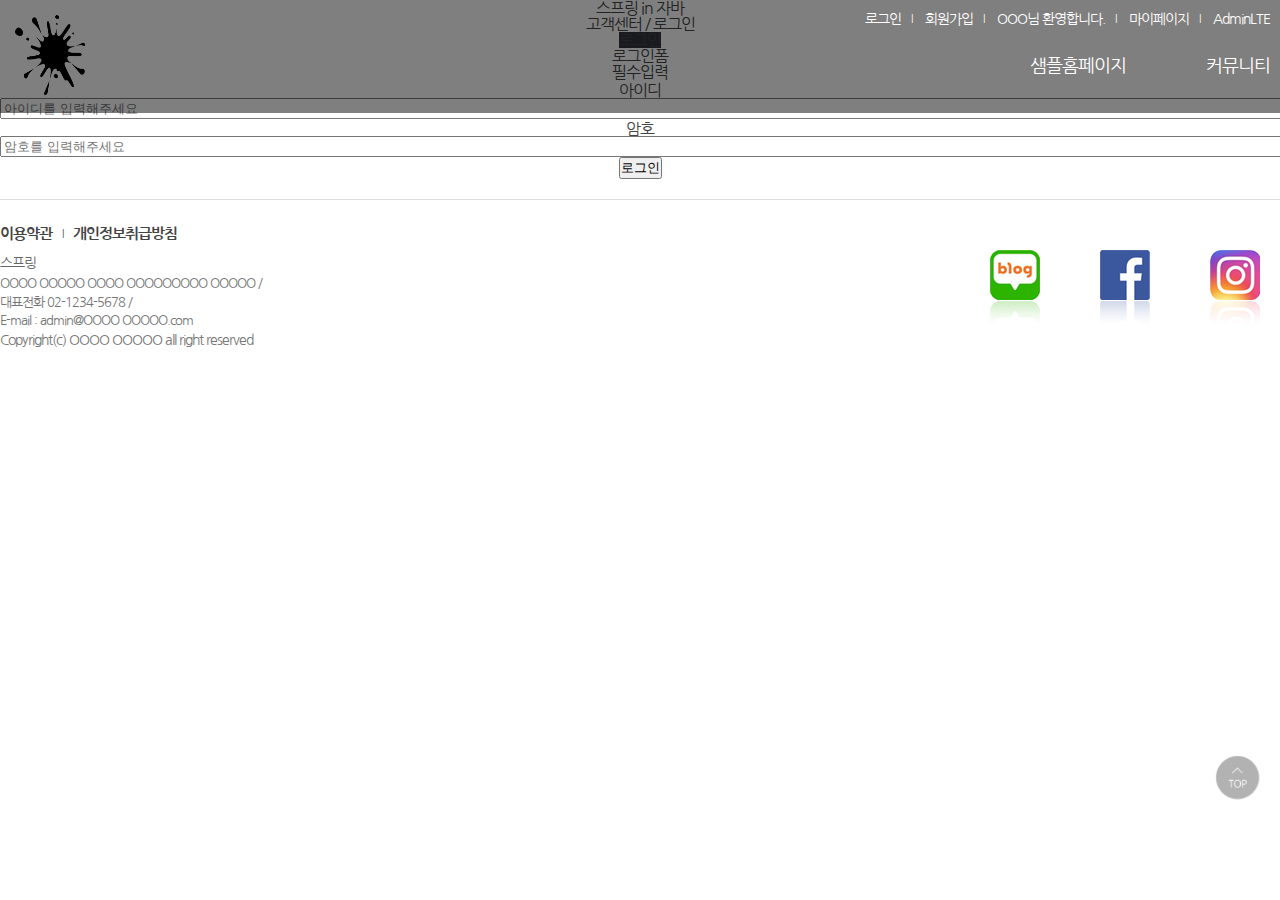
<file: home/login.html>
<!DOCTYPE html>
<html lang="ko">
<head>
<title> 로그인 페이지 </title>
<meta name="viewport" content="width=device-width, initial-scale=1, minimum-scale=1, maximum-scale=1">
<meta charset="utf-8" />
<meta http-equiv="X-UA-Compatible" content="IE=edge">
<!-- 제이쿼리 코어 임포트 가져오기(아래) -->
<script src="/home/js/jquery-3.6.0.js"></script>
<!-- 상단바로가기 클릭시 부드럽게 이동하는 외부 라이브러리 JS 임포트(아래) -->
<script src="/home/js/jquery.smooth-scroll.min.js"></script>
<!-- 화면을 초기화 시키는 reset 스타일 임포트:크로스브라이징 처리하기위해서 -->
<!-- 크롬, IE, 엣지, 사파리, 파이어폭스 h1, p, ul, div 태그의 크기가 조금씩 틀림니다. -->
<!-- 작업한 결과가 모든 브라우져(크로싱브라우징)에 똑같이 보이게 하기 위한 reset.css(아래) -->
<link rel="stylesheet" href="/home/css/reset.css">
<!-- 여기서 부터 사용자 정의형 스타일 + 스크립트 추가(아래) -->
<link rel="stylesheet" href="/home/css/mobile.css">
<!-- 테블릿용 CSS 임포트 -->
<link rel="stylesheet" href="/home/css/tablet.css">
<!-- PC용 CSS 임포트 -->
<link rel="stylesheet" href="/home/css/pc.css">
<script src="/home/js/main.js"></script>
<!-- 메인슬라이드 코어 임포트 -->
<script src="/home/js/slidemain.js"></script>
<style>
/* 모바일용 로그인 스타일 */



/* //모바일용 로그인 스타일 */

/* 테블릿용 메인페이지 스타일 지정(아래) 801px~무한대까지 재정의 */
@media all and (min-width:801px) {
	
}
/* PC용 메인페이지 스타일 지정 1066px~무한대까지 재정의 */
@media all and (min-width:1066px) {
	
}
</style>
<script>

// 메인페이지 전용 슬라이드 호출 부분

$(document).ready(function() {

});
</script>
</head>
<body>
<!-- 헤더에서푸터까지 -->
<div id="wrap">
	<!-- 헤더상단메뉴영역영역 -->
	<header id="header">
		<div class="header_area box_inner clear">
			<!-- 상단로고영역 -->
			<h1><a href="index.html">스프링 in 자바</a></h1>
			<!-- //상단로고영역 -->
			
			<!-- 상단메뉴메뉴영역 -->
			<p class="openMOgnb">
				<a href="#">
					<b class="hdd">메뉴열기</b> 
					<span></span><span></span><span></span>
				</a>
			</p>
			<div class="header_cont">
				<ul class="util clear">
					<li><a href="login.html">로그인</a></li>
					<li><a href="join.html">회원가입</a></li>
					<!-- 로그인 후 보이는 메뉴(아래) -->
					<li><a href="#">OOO님 환영합니다.</a></li>
					<li><a href="mypage.html">마이페이지</a></li>
					<li><a href="../admin/home.html">AdminLTE</a></li>
				</ul>	
				<nav>
				<ul class="gnb clear">
					<li><a href="board_list.html" class="openAll1">샘플홈페이지</a>

                        <div class="gnb_depth gnb_depth2_1">
                            <ul class="submenu_list">
                                <li><a href="board_list.html">반응형홈페이지</a></li>
                            </ul>
                        </div>
					</li>
					<li><a href="board_list.html" class="openAll2">커뮤니티</a>
				        <div class="gnb_depth gnb_depth2_2">
                            <ul class="submenu_list">
                                <li><a href="board_list.html">공지사항</a></li>
                                <li><a href="board_list.html">겔러리게시판</a></li>
                            </ul>
                        </div>
					</li>
				</ul>
                </nav>
				<p class="closePop"><a href="javascript:;">닫기</a></p>
			</div>
			<!-- //상단메뉴메뉴영역 -->
		</div>
	</header>
	<!-- //헤더상단메뉴영역영역 -->

    <!-- 메인콘텐츠영역만 변경 -->
    <div id="container">
        		<!-- 메인상단위치표시영역 -->
		<div class="location_area customer">
			<div class="box_inner">
				<h2 class="tit_page">스프링 <span class="in">in</span> 자바</h2>
				<p class="location">고객센터 <span class="path">/</span> 로그인</p>
				<ul class="page_menu clear">
					<li><a href="#" class="on">로그인</a></li>
				</ul>
			</div>
		</div>	
		<!-- //메인상단위치표시영역 -->

		<!-- 메인본문영역 -->
		<div class="bodytext_area box_inner">
			<!-- 폼영역 -->
			<form method="POST" name="login_form" action="login.html" class="appForm">
				<fieldset>
					<legend>로그인폼</legend>
					<p class="info_pilsoo pilsoo_item">필수입력</p>
					<ul class="app_list">
						<li class="clear">
							<label for="id_lbl" class="tit_lbl pilsoo_item">아이디</label>
							<div class="app_content"><input type="text" name="id"" class="w100p" id="id_lbl" placeholder="아이디를 입력해주세요" required/></div>
						</li>
						<li class="clear">
							<label for="password_lbl" class="tit_lbl pilsoo_item">암호</label>
							<div class="app_content"><input type="password" name="password" class="w100p" id="password_lbl" placeholder="암호를 입력해주세요" required/></div>
						</li>

					</ul>
					<p class="btn_line">
					<button class="btn_baseColor">로그인</button>
					</p>	
				</fieldset>
			</form>
			<!-- //폼영역 -->
		</div>

    </div>
    <!-- //메인콘텐츠영역 -->

    	<!-- 푸터메뉴및사업자정보영역 -->
	<footer>
		<div class="foot_area box_inner">
			<ul class="foot_list clear">
				<li><a href="javascript:;">이용약관</a></li>
				<li><a href="javascript:;">개인정보취급방침</a></li>
			</ul>
			<h2>스프링</h2>
            <p class="addr">OOOO OOOOO OOOO OOOOOOOOO OOOOO <span class="gubun">/</span>        
				<span class="br_line">대표전화 <span class="space0">02-1234-5678</span> <span class="gubun">/</span>        
					<span class="br_line">E-mail : <span class="space0"> admin@OOOO OOOOO.com</span></span>
				</span>
			</p>
			<p class="copy box_inner">Copyright(c) OOOO OOOOO all right reserved</p>
			<ul class="snslink clear">
				<li><a href="javascript:;">blog</a></li>
				<li><a href="javascript:;">facebook</a></li>
				<li><a href="javascript:;">instargram</a></li>
			</ul>
		</div>
	</footer>
	<!-- //푸터메뉴및주소영역 -->
</div>
<!-- //헤더에서푸터까지 -->

<!-- 하단퀵메뉴영역 -->
<div class="quick_area">
	<p class="to_top"><a href="#wrap" class="s_point">TOP</a></p>
</div>
<!-- //하단퀵메뉴영역 -->

</body>
</html>
</file>
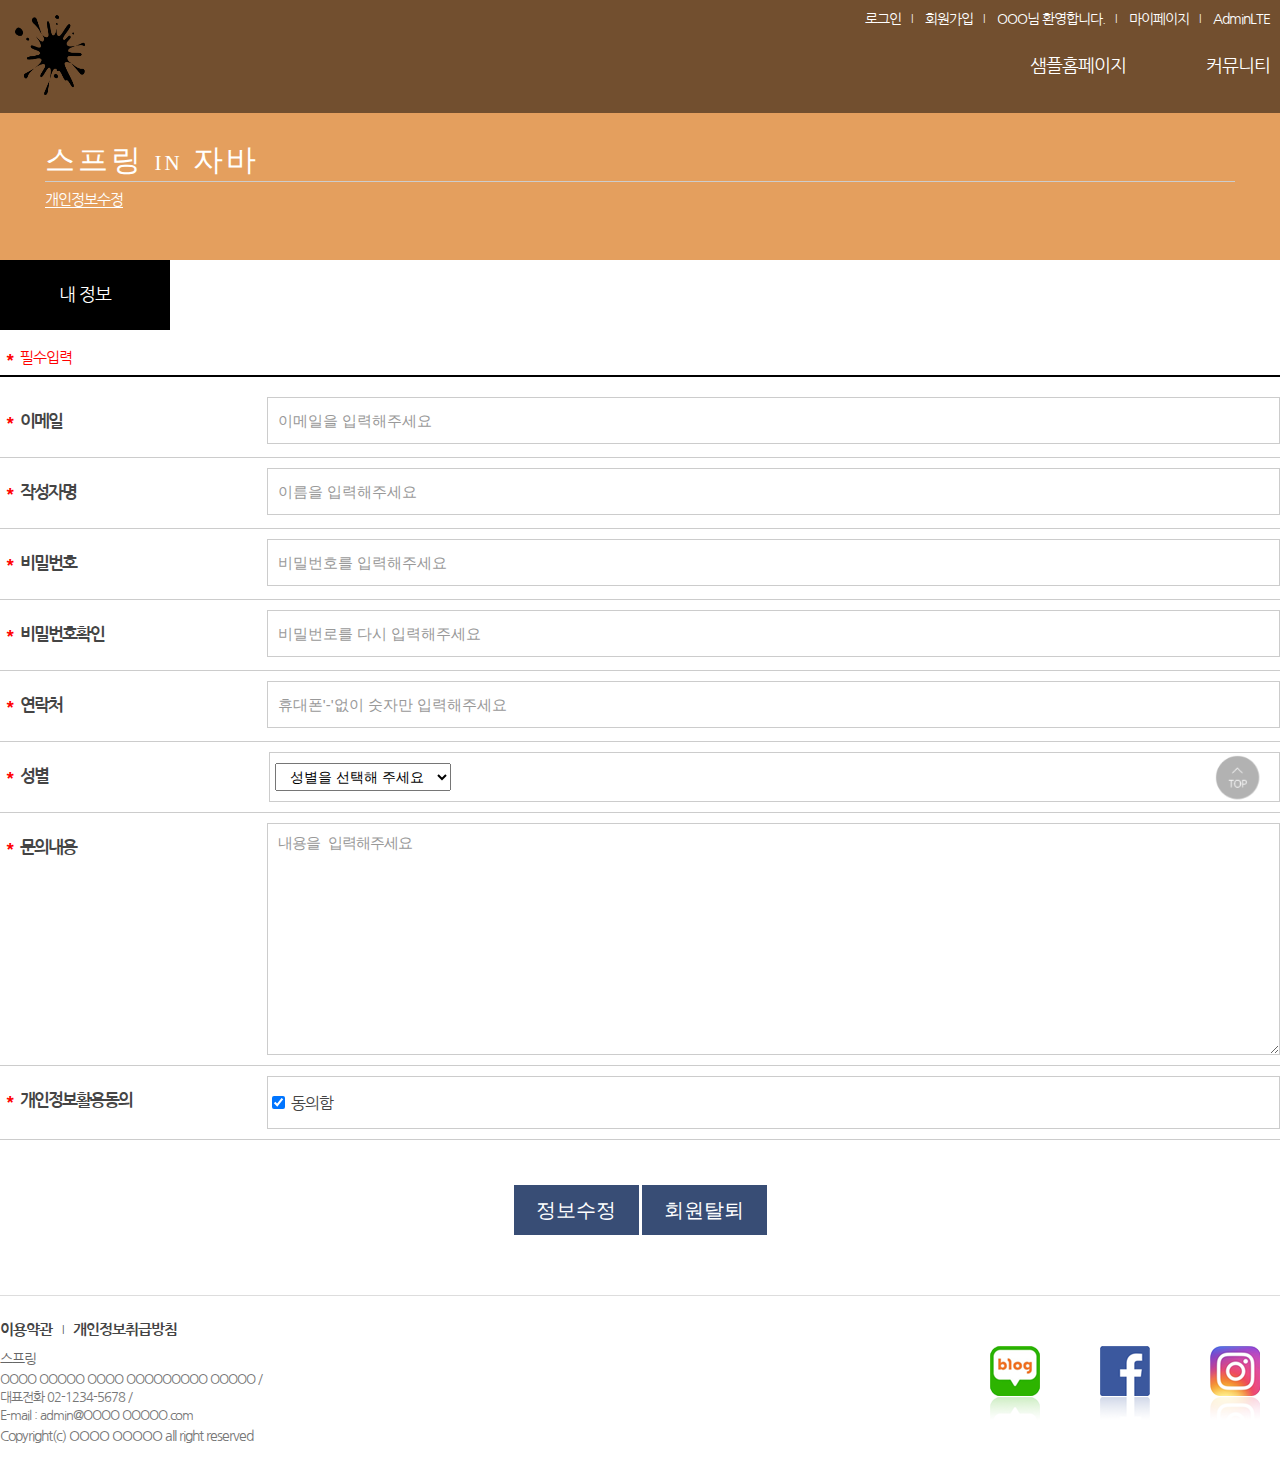
<file: home/mypage.html>
<!DOCTYPE html>
<html lang="ko">
<head>
<title> 마이페이지 </title>
<meta name="viewport" content="width=device-width, initial-scale=1, minimum-scale=1, maximum-scale=1">
<meta charset="utf-8" />
<meta http-equiv="X-UA-Compatible" content="IE=edge">
<!-- 제이쿼리 코어 임포트 가져오기(아래) -->
<script src="/home/js/jquery-3.6.0.js"></script>
<!-- 상단바로가기 클릭시 부드럽게 이동하는 외부 라이브러리 JS 임포트(아래) -->
<script src="/home/js/jquery.smooth-scroll.min.js"></script>
<!-- 화면을 초기화 시키는 reset 스타일 임포트:크로스브라이징 처리하기위해서 -->
<!-- 크롬, IE, 엣지, 사파리, 파이어폭스 h1, p, ul, div 태그의 크기가 조금씩 틀림니다. -->
<!-- 작업한 결과가 모든 브라우져(크로싱브라우징)에 똑같이 보이게 하기 위한 reset.css(아래) -->
<link rel="stylesheet" href="/home/css/reset.css">
<!-- 여기서 부터 사용자 정의형 스타일 + 스크립트 추가(아래) -->
<link rel="stylesheet" href="/home/css/mobile.css">
<!-- 테블릿용 CSS 임포트 -->
<link rel="stylesheet" href="/home/css/tablet.css">
<!-- PC용 CSS 임포트 -->
<link rel="stylesheet" href="/home/css/pc.css">
<!-- 게시판용 CSS 임포트 -->
<link rel="stylesheet" href="/home/css/board.css">
<script src="/home/js/main.js"></script>
<!-- 메인슬라이드 코어 임포트 -->
<script src="/home/js/slidemain.js"></script>
<!-- html5가 아닌 JS로 유효성 검사 코어 2개 임포트 -->
<script src="/home/js/jquery.validate.js"></script>
<script src="/home/js/additional-methods.js"></script>
<style>
/* 모바일용 마이페이지 스타일 */
.myinfo {
	width: 170px;
	height: 70px;
	line-height: 70px;
	text-align: center;
	font-size: 18px;
	background: #000;
	color: #fff;
}
.radio_area {
	padding: 10px;
	padding-left: 5px;
	box-sizing: border-box;
}
.gender {
	padding: 4px 10px;
	font-size: 14px;
}

/* //모바일용 마이페이지 스타일 */
/* 테블릿용 메인페이지 스타일 지정(아래) 801px~무한대까지 재정의 */
@media all and (min-width:801px) {
	
}
/* PC용 메인페이지 스타일 지정 1066px~무한대까지 재정의 */
@media all and (min-width:1066px) {
	
}
</style>
<script>
// 회원가입 전용 유효성 검사 부분
$(document).ready(function() {
	$('.appForm').validate({
		rules:{
			password:"required",//password 인풋태그의 이름,입력값 공백체크
			password_chk: {     //password_chk 인풋태그의 이름.
				equalTo:'#password_lbl'//input 태그의 id값과 비교
			}
		}
	});
	// 유효성검사 확인 메세지를 한글로 출력하기
	$.extend($.validator.messages, {
		required:"필수 항목 입니다.",
		email: "유효하지 않는 Email 주소 입니다.",
		digits: "숫자만 입력 가능합니다.",
		equalTo: "비밀번호가 일치하지 않습니다."
	});
});
</script>
</head>
<body>
<!-- 헤더에서푸터까지 -->
<div id="wrap">
	<!-- 헤더상단메뉴영역영역 -->
	<header id="header">
		<div class="header_area box_inner clear">
			<!-- 상단로고영역 -->
			<h1><a href="index.html">스프링 in 자바</a></h1>
			<!-- //상단로고영역 -->
			
			<!-- 상단메뉴메뉴영역 -->
			<p class="openMOgnb">
				<a href="#">
					<b class="hdd">메뉴열기</b> 
					<span></span><span></span><span></span>
				</a>
			</p>
			<div class="header_cont">
				<ul class="util clear">
					<li><a href="login.html">로그인</a></li>
					<li><a href="join.html">회원가입</a></li>
					<!-- 로그인 후 보이는 메뉴(아래) -->
					<li><a href="#">OOO님 환영합니다.</a></li>
					<li><a href="mypage.html">마이페이지</a></li>
					<li><a href="../admin/home.html">AdminLTE</a></li>
				</ul>	
				<nav>
				<ul class="gnb clear">
					<li><a href="board_list.html" class="openAll1">샘플홈페이지</a>

                        <div class="gnb_depth gnb_depth2_1">
                            <ul class="submenu_list">
                                <li><a href="board_list.html">반응형홈페이지</a></li>
                            </ul>
                        </div>
					</li>
					<li><a href="board_list.html" class="openAll2">커뮤니티</a>
				        <div class="gnb_depth gnb_depth2_2">
                            <ul class="submenu_list">
                                <li><a href="board_list.html">공지사항</a></li>
                                <li><a href="board_list.html">겔러리게시판</a></li>
                            </ul>
                        </div>
					</li>
				</ul>
                </nav>
				<p class="closePop"><a href="javascript:;">닫기</a></p>
			</div>
			<!-- //상단메뉴메뉴영역 -->
		</div>
	</header>
	<!-- //헤더상단메뉴영역영역 -->

<!-- 메인콘텐츠영역 만 변경됩니다. -->
<div id="container">
	<!-- 메인상단위치표시영역 -->
	<div class="location_area customer">
		<div class="box_inner">
			<h2 class="tit_page">스프링 <span class="in">in</span> 자바</h2>
			<p class="location">고객센터 <span class="path">/</span> 회원가입</p>
			<ul class="page_menu clear">
				<li><a href="#" class="on">개인정보수정</a></li>
			</ul>
		</div>
	</div>	
	<!-- //메인상단위치표시영역 -->

	<!-- 메인본문영역 -->
	<div class="bodytext_area box_inner">
		<div class="myinfo">내 정보</div>
		<!-- 폼영역 -->
		<form method="POST" name="join_form" action="join.html" class="appForm">
			<fieldset>
				<legend>회원가입폼</legend>
				<p class="info_pilsoo pilsoo_item">필수입력</p>
				<ul class="app_list">
					<li class="clear">
						<label for="email_lbl" class="tit_lbl pilsoo_item">이메일</label>
						<div class="app_content"><input type="email" name="email" class="w100p" id="email_lbl" placeholder="이메일을 입력해주세요" required/></div>
					</li>
					<li class="clear">
						<label for="name_lbl" class="tit_lbl pilsoo_item">작성자명</label>
						<div class="app_content"><input type="text" name="name" class="w100p" id="name_lbl" placeholder="이름을 입력해주세요" required/></div>
					</li>
					<li class="clear">
						<label for="password_lbl" class="tit_lbl pilsoo_item">비밀번호</label>
						<div class="app_content">
							<input type="password" name="password" class="w100p" id="password_lbl" placeholder="비밀번호를 입력해주세요" required/>
						</div>
					</li>
					<li class="clear">
						<label for="password_chk_lbl" class="tit_lbl pilsoo_item">비밀번호확인</label>
						<div class="app_content"><input type="password" name="password_chk" class="w100p" id="password_chk_lbl" placeholder="비밀번로를 다시 입력해주세요" required/></div>
					</li>
					<li class="clear">
						<label for="tel_lbl" class="tit_lbl pilsoo_item">연락처</label>
						<div class="app_content"><input type="digits" name="tel" class="w100p" id="tel_lbl" placeholder="휴대폰'-'없이 숫자만 입력해주세요" required/></div>
					</li>
					<li class="clear">
						<label for="gender_lbl" class="tit_lbl pilsoo_item">성별</label>
						<div class="app_content radio_area">
							<select name="gender" class="gender" required>
								<option value="" selected>성별을 선택해 주세요</option>
								<option value="male">남자</option>
								<option value="female">여자</option>
							</select>
						</div>
					</li>
					<li class="clear">
						<label for="comment_lbl" class="tit_lbl pilsoo_item">문의내용</label>
						<div class="app_content"><textarea name="comment" class="w100p" id="comment_lbl" placeholder="내용을 입력해주세요" required></textarea></div>
					</li>
					<li class="clear">
						<label for="agree_lbl" class="tit_lbl pilsoo_item">개인정보활용동의</label>
						<div class="app_content checkbox_area"><input type="checkbox" name="agree" class="css-checkbox" id="agree_lbl" required checked/>
						<label for="agree_lbl" class="agree">동의함</label>
						</div>
					</li>
				</ul>
				<p class="btn_line">
				<button class="btn_baseColor">정보수정</button>
				<button class="btn_baseColor">회원탈퇴</button>
				</p>	
			</fieldset>
		</form>
		<!-- //폼영역 -->
	</div>
	<!-- //메인본문영역 -->
</div>
<!-- //메인콘텐츠영역 -->

	<!-- 푸터메뉴및사업자정보영역 -->
	<footer>
		<div class="foot_area box_inner">
			<ul class="foot_list clear">
				<li><a href="javascript:;">이용약관</a></li>
				<li><a href="javascript:;">개인정보취급방침</a></li>
			</ul>
			<h2>스프링</h2>
            <p class="addr">OOOO OOOOO OOOO OOOOOOOOO OOOOO <span class="gubun">/</span>        
				<span class="br_line">대표전화 <span class="space0">02-1234-5678</span> <span class="gubun">/</span>        
					<span class="br_line">E-mail : <span class="space0"> admin@OOOO OOOOO.com</span></span>
				</span>
			</p>
			<p class="copy box_inner">Copyright(c) OOOO OOOOO all right reserved</p>
			<ul class="snslink clear">
				<li><a href="javascript:;">blog</a></li>
				<li><a href="javascript:;">facebook</a></li>
				<li><a href="javascript:;">instargram</a></li>
			</ul>
		</div>
	</footer>
	<!-- //푸터메뉴및주소영역 -->
</div>
<!-- //헤더에서푸터까지 -->

<!-- 하단퀵메뉴영역 -->
<div class="quick_area">
	<p class="to_top"><a href="#wrap" class="s_point">TOP</a></p>
</div>
<!-- //하단퀵메뉴영역 -->

</body>
</html>
</file>
<file: admin/plugins/daterangepicker/daterangepicker.css>
.daterangepicker {
  position: absolute;
  color: inherit;
  background-color: #fff;
  border-radius: 4px;
  border: 1px solid #ddd;
  width: 278px;
  max-width: none;
  padding: 0;
  margin-top: 7px;
  top: 100px;
  left: 20px;
  z-index: 3001;
  display: none;
  font-family: arial;
  font-size: 15px;
  line-height: 1em;
}

.daterangepicker:before, .daterangepicker:after {
  position: absolute;
  display: inline-block;
  border-bottom-color: rgba(0, 0, 0, 0.2);
  content: '';
}

.daterangepicker:before {
  top: -7px;
  border-right: 7px solid transparent;
  border-left: 7px solid transparent;
  border-bottom: 7px solid #ccc;
}

.daterangepicker:after {
  top: -6px;
  border-right: 6px solid transparent;
  border-bottom: 6px solid #fff;
  border-left: 6px solid transparent;
}

.daterangepicker.opensleft:before {
  right: 9px;
}

.daterangepicker.opensleft:after {
  right: 10px;
}

.daterangepicker.openscenter:before {
  left: 0;
  right: 0;
  width: 0;
  margin-left: auto;
  margin-right: auto;
}

.daterangepicker.openscenter:after {
  left: 0;
  right: 0;
  width: 0;
  margin-left: auto;
  margin-right: auto;
}

.daterangepicker.opensright:before {
  left: 9px;
}

.daterangepicker.opensright:after {
  left: 10px;
}

.daterangepicker.drop-up {
  margin-top: -7px;
}

.daterangepicker.drop-up:before {
  top: initial;
  bottom: -7px;
  border-bottom: initial;
  border-top: 7px solid #ccc;
}

.daterangepicker.drop-up:after {
  top: initial;
  bottom: -6px;
  border-bottom: initial;
  border-top: 6px solid #fff;
}

.daterangepicker.single .daterangepicker .ranges, .daterangepicker.single .drp-calendar {
  float: none;
}

.daterangepicker.single .drp-selected {
  display: none;
}

.daterangepicker.show-calendar .drp-calendar {
  display: block;
}

.daterangepicker.show-calendar .drp-buttons {
  display: block;
}

.daterangepicker.auto-apply .drp-buttons {
  display: none;
}

.daterangepicker .drp-calendar {
  display: none;
  max-width: 270px;
}

.daterangepicker .drp-calendar.left {
  padding: 8px 0 8px 8px;
}

.daterangepicker .drp-calendar.right {
  padding: 8px;
}

.daterangepicker .drp-calendar.single .calendar-table {
  border: none;
}

.daterangepicker .calendar-table .next span, .daterangepicker .calendar-table .prev span {
  color: #fff;
  border: solid black;
  border-width: 0 2px 2px 0;
  border-radius: 0;
  display: inline-block;
  padding: 3px;
}

.daterangepicker .calendar-table .next span {
  transform: rotate(-45deg);
  -webkit-transform: rotate(-45deg);
}

.daterangepicker .calendar-table .prev span {
  transform: rotate(135deg);
  -webkit-transform: rotate(135deg);
}

.daterangepicker .calendar-table th, .daterangepicker .calendar-table td {
  white-space: nowrap;
  text-align: center;
  vertical-align: middle;
  min-width: 32px;
  width: 32px;
  height: 24px;
  line-height: 24px;
  font-size: 12px;
  border-radius: 4px;
  border: 1px solid transparent;
  white-space: nowrap;
  cursor: pointer;
}

.daterangepicker .calendar-table {
  border: 1px solid #fff;
  border-radius: 4px;
  background-color: #fff;
}

.daterangepicker .calendar-table table {
  width: 100%;
  margin: 0;
  border-spacing: 0;
  border-collapse: collapse;
}

.daterangepicker td.available:hover, .daterangepicker th.available:hover {
  background-color: #eee;
  border-color: transparent;
  color: inherit;
}

.daterangepicker td.week, .daterangepicker th.week {
  font-size: 80%;
  color: #ccc;
}

.daterangepicker td.off, .daterangepicker td.off.in-range, .daterangepicker td.off.start-date, .daterangepicker td.off.end-date {
  background-color: #fff;
  border-color: transparent;
  color: #999;
}

.daterangepicker td.in-range {
  background-color: #ebf4f8;
  border-color: transparent;
  color: #000;
  border-radius: 0;
}

.daterangepicker td.start-date {
  border-radius: 4px 0 0 4px;
}

.daterangepicker td.end-date {
  border-radius: 0 4px 4px 0;
}

.daterangepicker td.start-date.end-date {
  border-radius: 4px;
}

.daterangepicker td.active, .daterangepicker td.active:hover {
  background-color: #357ebd;
  border-color: transparent;
  color: #fff;
}

.daterangepicker th.month {
  width: auto;
}

.daterangepicker td.disabled, .daterangepicker option.disabled {
  color: #999;
  cursor: not-allowed;
  text-decoration: line-through;
}

.daterangepicker select.monthselect, .daterangepicker select.yearselect {
  font-size: 12px;
  padding: 1px;
  height: auto;
  margin: 0;
  cursor: default;
}

.daterangepicker select.monthselect {
  margin-right: 2%;
  width: 56%;
}

.daterangepicker select.yearselect {
  width: 40%;
}

.daterangepicker select.hourselect, .daterangepicker select.minuteselect, .daterangepicker select.secondselect, .daterangepicker select.ampmselect {
  width: 50px;
  margin: 0 auto;
  background: #eee;
  border: 1px solid #eee;
  padding: 2px;
  outline: 0;
  font-size: 12px;
}

.daterangepicker .calendar-time {
  text-align: center;
  margin: 4px auto 0 auto;
  line-height: 30px;
  position: relative;
}

.daterangepicker .calendar-time select.disabled {
  color: #ccc;
  cursor: not-allowed;
}

.daterangepicker .drp-buttons {
  clear: both;
  text-align: right;
  padding: 8px;
  border-top: 1px solid #ddd;
  display: none;
  line-height: 12px;
  vertical-align: middle;
}

.daterangepicker .drp-selected {
  display: inline-block;
  font-size: 12px;
  padding-right: 8px;
}

.daterangepicker .drp-buttons .btn {
  margin-left: 8px;
  font-size: 12px;
  font-weight: bold;
  padding: 4px 8px;
}

.daterangepicker.show-ranges.single.rtl .drp-calendar.left {
  border-right: 1px solid #ddd;
}

.daterangepicker.show-ranges.single.ltr .drp-calendar.left {
  border-left: 1px solid #ddd;
}

.daterangepicker.show-ranges.rtl .drp-calendar.right {
  border-right: 1px solid #ddd;
}

.daterangepicker.show-ranges.ltr .drp-calendar.left {
  border-left: 1px solid #ddd;
}

.daterangepicker .ranges {
  float: none;
  text-align: left;
  margin: 0;
}

.daterangepicker.show-calendar .ranges {
  margin-top: 8px;
}

.daterangepicker .ranges ul {
  list-style: none;
  margin: 0 auto;
  padding: 0;
  width: 100%;
}

.daterangepicker .ranges li {
  font-size: 12px;
  padding: 8px 12px;
  cursor: pointer;
}

.daterangepicker .ranges li:hover {
  background-color: #eee;
}

.daterangepicker .ranges li.active {
  background-color: #08c;
  color: #fff;
}

/*  Larger Screen Styling */
@media (min-width: 564px) {
  .daterangepicker {
    width: auto;
  }

  .daterangepicker .ranges ul {
    width: 140px;
  }

  .daterangepicker.single .ranges ul {
    width: 100%;
  }

  .daterangepicker.single .drp-calendar.left {
    clear: none;
  }

  .daterangepicker.single .ranges, .daterangepicker.single .drp-calendar {
    float: left;
  }

  .daterangepicker {
    direction: ltr;
    text-align: left;
  }

  .daterangepicker .drp-calendar.left {
    clear: left;
    margin-right: 0;
  }

  .daterangepicker .drp-calendar.left .calendar-table {
    border-right: none;
    border-top-right-radius: 0;
    border-bottom-right-radius: 0;
  }

  .daterangepicker .drp-calendar.right {
    margin-left: 0;
  }

  .daterangepicker .drp-calendar.right .calendar-table {
    border-left: none;
    border-top-left-radius: 0;
    border-bottom-left-radius: 0;
  }

  .daterangepicker .drp-calendar.left .calendar-table {
    padding-right: 8px;
  }

  .daterangepicker .ranges, .daterangepicker .drp-calendar {
    float: left;
  }
}

@media (min-width: 730px) {
  .daterangepicker .ranges {
    width: auto;
  }

  .daterangepicker .ranges {
    float: left;
  }

  .daterangepicker.rtl .ranges {
    float: right;
  }

  .daterangepicker .drp-calendar.left {
    clear: none !important;
  }
}
</file>
<file: home/css/mobile.css>
@charset "UTF-8";
@import url('https://fonts.googleapis.com/css2?family=Nanum+Gothic&display=swap');
/* 모바일용 메인페이지 스타일 지정(아래) */
/* 공통영역 */
body { /* body a 태그엔 적용이 않됩니다. */
    font-family: 'Nanum Gothic', '나눔 고딕', sans-serif !important;
    font-size: 16px !important;/* important 중요함, body 폰트크기는 무조건 고정 */
    letter-spacing: -1px !important;
    color: #444 !important;
    word-wrap: break-word !important;/* 워드랩,줄바꿈할때 책
	가방(X) 단어가 분리가 않되면서(단어단위로) 줄바꿈이 됩니다. */
	line-height: 1 !important;/* 단위 1이면 16px 입니다. */
}
dl, ol, ul {margin-bottom: 0 !important;}
#container a:hover {color:#000 !important;}/* : 가상선택자, :: 가상요소 */
a:link {color: #444;}
a:hover {color: #fff !important;}
a:visited {color: #444;}
a {text-decoration: none;}/* 링크의 밑줄이 사라짐. */
.clear::after {
	content: '';
	clear: both;/* 태그의 위치를 지정하는 float:left|right 속성을 초기화 시킴 */
	display: block;/* float는 블럭 속성이 없어진것을 clear시키면, 다시 block속성 부여 */
}
/* //공통영역 */

/* 부트스트랩 CSS 수정 */
.txt_right {
	text-align: right !important;
}
.mt20 { /* mt 네이밍은 부트스트랩과 동일 */
	margin-top: 20px !important;
}
.w100p { /* 너비크기 100% percent  */
	width: 100% !important;
}
/* //부트스트랩 CSS 수정 */

/* 헤더영역 */
.on { /* .클래스선택자 */
	background: #32353d;
}
header { /* 태그선택자 */
	height: 90px;
	text-align: center;
	z-index: 200;/* z-index z순서: x(가로축),y(세로축),z(위쪽공간) */
	/* 빨간색 z-index:0 은 제일 아래, 녹색 z-index:1, 값을 높을수로 위쪽에 배치 */
	/* z-index를 200으로 주는 이유는 슬라이드 이미지 겹칠때 메뉴가 다른 태그에 가려지는 것을 방지 */
	background: rgba(0,0,0,0.5);/* alpha 약자: 투명도 크기 1:100%, 0.5:50% */
	position: absolute;/* relative 다른태그와 관계(기본값), 위치에서 다른태그에 영향을 받지않음 */
	left: 0; top:0;
	width: 100%;
}
.box_inner {
	width: 100%; margin: 0 auto;
}
/* //헤더영역 */
/* 로고영역 */
.header_area h1 {
	float: none;
	width: 100%;
	height: 50px;
	text-align: center;
	padding: 3px 0px 0px;/* 3px(상하) 0px(좌) 0px(우) */
}
.header_area h1 a {
	/* 로고는 이미지인데 글을 더한 이유는 웹접근성 때문에 추가(스크린리더:시각장애인용유틸리티)  */
	display: inline-block;
	width: 150px;
	height: 80px;
	background: url(../img/logo.png) no-repeat;/* css3는 함수를 지원합니다. */
	background-size: 50px 60px !important;/* 백그라운드 이미지 사이즈 가로50px, 세로60px */
	background-position: center center !important;/* 이미지위치가 가로 가운데, 세로 가운데정렬 */
	text-indent: -9999px;/* 들여쓰기 이미지만 보이고, 글자는 숨기기 위치 */
	overflow: hidden;
}
/* //로고영역 */

/* 상단메뉴영역 */
.openMOgnb {
	/* gnb: global navigation bar 약자 메뉴명칭으로 사용 */
	display: block;
	position: absolute;
	left:15px;
	top:35px;
	width: 25px;
	height: 16px;
}
.hdd {
	text-indent: -9999px;
	position: absolute;
}
.openMOgnb span {
	box-sizing: border-box;/* 박스크기를 테두리까지 크기로 고정 */
	display: block;
	width: 25px; height: 3px;
	margin-bottom: 4px;
	border-radius: 10px;/* 테두리 라운드 처리 */
	background: #fff;
}
.openMOgnb span:first-of-type + span {width: 17px;} /* + 형제 인접연자 */
.openMOgnb span:last-child {
	/* width: 25px; */
	margin-bottom: 0px;
}
.header_cont {
	float: none;
	width: 100%;
	background: #31343d;
	margin-top: 36px;
	display: none;
}
.closePop {
	display: block;
	position: absolute;
	right: 0px;
	top: 15px;
}
.closePop a {
	display: block;
	width: 60px; height: 60px;
	text-indent: -9999px;
	overflow: hidden;
	background: url(../img/btn_closeMenu.png) no-repeat;
	background-size: 60px;
}
.util {padding: 20px;}
.header_cont a {
	color: #fff; font-size: 16px;
}
.util li {float: left;}
.util li::after {
	/* ::가상요소를 추가 */
	content: '|';
	display: inline-block;
	padding: 0 10px;
	color: #a2a2a3;
	font-size: 10px;
	position: relative;
	top:-2px;
}
.util li:last-child::after {
	/* 가상선택자 마지막 li태그에서 가성요소 추가 */
	content: '';
	display: none;
}
.gnb {
	float: none;
	box-sizing: border-box;
	padding-top: 0px;
	height: auto;
	border-top:1px solid #83868b;
}
.gnb li {
	float: left;
	width: 50%;
	text-align: left;
	box-sizing: border-box;/* width 50%안쪽에 테두리 까지 포함 */
	border-bottom: 1px solid #83868b;
}
.gnb li a {
	display: block;
	padding: 0px 0px 0px 65px;
	height: 60px;
	line-height: 60px;
	background: url(../img/ico_gnb01.png) no-repeat 10px center;/* 10px 가로위치, center 세로가운데정렬 */
	background-size: 49px 56px;
}
.gnb_depth {
	/* 2차(서브)메뉴 */
	display: none;
}
.gnb li + li a { /* 1차(대메뉴) li 태그중 2번째영역 */
	background-image: url(../img/ico_gnb02.png);	
}
.gnb li + li + li a { /* 1차(대메뉴) li 태그중 3번째영역 */
	background-image: url(../img/ico_gnb02.png);	
}
.gnb li + li + li + li a { /* 1차(대메뉴) li 태그중 4번째영역 */
	background-image: url(../img/ico_gnb02.png);	
}
.gnb li:nth-child(2n+1) {
	/* 2n+1 홀수번째의 li태그를 말함 */
	border-right: 1px solid #83868b;
}
/* //상단메뉴영역 */

/* 본문컨테이너영역 */
#container, footer, .hdd, .quick_area {
	text-align: center;
}
#container {
	position: relative;
	width: 100%;
	padding-bottom: 30px;
}
/* 슬라이드영역 */
.main_rolling_pc {
	display: block;
}
.visualRoll {
	position: relative;
	width: 100%;
}
.viewImgList {
	position: relative;
	width: 100%;
}
ul.viewImgList li {
	/* ul.클래스명: ul태그중 클래스명이 viewImgList 영역 */
	text-align: center;
	height: 300px;
	line-height: 550px;
	background-size: cover;/* 배경 이미지의 크기를 꽉 채우는 값 cover */
	width: 100%;
}
.roll_content a img {
	display: none;
}
li.imglist0 {
	position: relative; /* 기준위치 */
	z-index: 50;
	background: url(../img/slide1.jpg) no-repeat;
}
li.imglist1 {
	position: absolute;
	z-index: 10;
	left:0; top:0;
	background: url(../img/slide2.jpg) no-repeat;
}
li.imglist2 {
	position: absolute;
	z-index: 10;
	left:0; top:0;
	background: url(../img/slide3.jpg) no-repeat;
}
.roll_content {
	position: static;
}
.roll_content .roll_txtline {
	position: absolute;
	left:0;
	bottom: 60px;/* roll_content하단에서 60px 위에 위치 */
	width: 100%;
	line-height: 1;
	text-align: center;
	font-size: 22px;
	color: #fff;
	letter-spacing: 2px;
}
.rollbtnArea {
	position: absolute;/* 위치를 기준위치에서 고정시켜놓겠다 */
	width: 100%;
	left: 0px;
	bottom: 25px;
	z-index: 200;
}
.rollingbtn {
	width: 320px;
	margin: 0 auto;/* 버튼영역에 5개 들어가고, 가운데 정렬 시킴 */
	text-align: center;
}
.rollingbtn li.butt0 {
	margin-left: 10px;
}
.rollingbtn li {
	display: inline-block;
	margin-left: 5px;
}
.rollingbtn li a {
	vertical-align: top;/* img하고 다른태그사용시 다른 태그의 세로 정렬 */
}
/* //슬라이드영역 */
/* 겔러리최근게시물영역 */
.about_area h2 {
	font-size: 20px;
	padding: 27px 0px 25px;/* 27상하, 0좌, 25우 */
}
.about_area h2 b {
	display: block;/* 1개 라인 영역 모두차지 */
	padding-top: 10px;
}
.about_box {background: #fff;}
.place_list li {
	float: none;
	width: 100%;
	margin:0;
	box-sizing: border-box;
	padding: 0px 20px;
}
.place_list li img {
	width: 100%;/* 가로크기 반응형으로 만드는 방법 크기를 ~% 표시 */
}
.place_list li h3 {
	font-weight: bold;
	font-size: 18px;
	padding-top: 25px;
}
.place_list p.txt {
	padding: 10px 50px 30px;
	line-height: 1.4;
	box-sizing: border-box;
	width: 100%;
	overflow: hidden;
	word-break: keep-all;
	color: #666;
}
.place_list li .view {
	padding-bottom: 10px;
	margin: 0px 0px 30px;
	display: inline-block;
	padding-top: 5px;
	border-top: 2px solid #333;
	color: #666;
}
/* //겔러리최근게시물영역 */
/* 공지사항최근게시물영역 */
.app_line {display: none;} /* 태블릿,PC 전용 콘텐츠입니다. */
.appbbs_area {
	padding: 0px 20px;
	text-align: left;
}
.bbs_line {
	float: none;
	width: 100%;
	padding: 20px 0px;
	border-top: 1px solid #d6d7d8;
}
.bbs_line h3 {
	font-weight: bold;
	font-size: 19px;
}
.bbs_line .notice_recent {
	padding-top: 10px;
}
.bbs_line .notice_recent li {
	padding: 8px 0px;
}
/* //공지사항최근게시물영역 */

/* //본문컨테이너영역 */
/* 푸터스타일지정 */
footer {
	border-top: 1px solid #ddd;
	text-align: left;
}
.foot_area { /* 모바일에서는 의미없고, 테블릿이상에서 의미있는 스타일 */
	box-sizing: border-box;
	padding: 0px 20px 90px;
	position: relative;/* relative가 있다는 것은 foot_area안쪽에 태그의 기준으로 사용하다는 의미 */
}
.foot_list {
	padding-top: 25px;
}
.foot_list li {
	float: left;/* 세로배치 콘텐츠를 가로로 배치할때 사용 */
}
.foot_list li:first-child::after {
	content: '|';
	display: inline-block;
	padding: 0px 10px;
	font-size: 10px;
	position: relative;
	top: -2px;
}
.foot_list li a {
	font-weight: bold;
	font-size: 15px;
}
.foot_list li a:hover {color: black !important;}
.foot_area h2 {
	padding-top: 15px;
	font-size: 14px;/* px:픽셀pixel html크기 단위,기타단위: em, rem(root em) */
	color: #666;
}
.addr {
	line-height: 1.3;/* 줄간격 1.3배 */
	font-size: 14px;
	color: #767676;
	padding-top: 5px;
}
.br_line {
	display: block;/* 블럭영역은 1줄모두 자리차지==엔터==줄바꿈 */
}
.copy {
	padding: 3px 0px 20px;
	font-size: 14px;
	color: #767676;
}
.snslink {
	position: static;/* 다른태그를 기준으로 static고정값,relative상대값 */
	width: 210px;
	margin: 10px auto;/* 10상하여백, auto 좌우=가운데정렬  */
}
.snslink li:first-child {
	margin-left: 0px;
}
.snslink li {
	margin-left: 30px;
	float: left;/* 리스트li태그의 세로배치를 가로배치로 변경할때 사용 */
}
.snslink li a {
	display: block;
	width: 50px;
	height: 74px;
	text-indent: -9999px;/* 들여쓰기, 글자를 숨기기: 웹접근성(시각장애인용구현) */
	background: url(../img/ico_blog_r.png) no-repeat;
	overflow: hidden;
}
.snslink li + li a {/* 인접(형제)연산자+ == sibling(시블링) */
	background-image: url(../img/ico_facebook_r.png);
}
.snslink li + li + li a {
	background-image: url(../img/ico_instargram_r.png);
}
/* 퀴메뉴영역 */
.to_top {
	position: fixed;/* 붙박이:마우스 스크롤해도 항상 그자리 고정되어 있음. */
	right: 20px;
	bottom: 100px;
	text-align: center;
	background: none;
	z-index: 100;/* 슬라이드 이미지 200 보다는 아래이기때문에 겹치면 않보임. */
}
.to_top a {
	display: block;
	width: 45px;
	height: 45px;
	background: url(../img/ico_totop_mo.png) no-repeat center;
	background-size: 45px;
	text-indent: -9999px;
	overflow: hidden;
}
/* //퀵메뉴영역 */
/* //푸터스타일지정 */
</file>
<file: home/css/tablet.css>
@charset "UTF-8";

/* 테블릿용 메인페이지 스타일 지정(아래) */
@media all and (min-width : 801px) {
	/* 상단로고와 메뉴 스타일 */
	header {
		height: 113px;
	}
	.header_area h1 {
		float: left; /* 로고 이미지를 가운데에서 -> 왼쪽으로 정렬 */
		padding: 15px 0px;
		padding-left: 20px;
		width: auto;
		height: inherit; /* 상속 : 현쟁영역의 부모의 높이를 그대로 사용하겠다는 명시*/
		text-align: inherit;
	}
	.header_area h1 a {
		display: block;
		width: 100px;
		height: 80px;
		background-size: 70px 80px !important;
	}
	.openMOgnb {
		display: none; /* 모바일용 햄버거메뉴 숨기기 */
	}
	.header_cont {
		display: block;
		float: right;
		width: 60%;
		padding-right: 20px;
		background: none;
		margin-top: 0px;
	}
	.closePop { display: none;}
	.util { /* 메인메뉴 상단의 소메뉴 util이라고 이름 지음*/
		padding: 0;
		text-align: right;
		padding-top: 10px;
	}
	.util li {
		float: none;
		display: inline;
	}
	.util li::after {
		color: #fff;
	}
	.util li a {
		font-size: 14px;
	}
	.gnb { /* 대메뉴(1차메뉴) */
		float: right;
		padding-top: 5px;
		height: inherit;
		border-top: none;
	}
	.gnb li {
		width: auto;
		text-align: inherit;
		box-sizing: inherit;
		border-bottom: none;
	}
	.gnb li:nth-child(2n + 1) {
		border: none;
	}
	.gnb li a {
		padding: 26px 25px;
		font-size: 18px;
		height: inherit;
		line-height: inherit;
		background: none;
	}
	.gnb li + li a {
		background: none;
	}
	.gnb li + li + li a {
		background: none;
	}
	.gnb li + li + li + li a {
		background: none;
	}
	.gnb li:last-child a { /* 제일 오른쪽 li태그 영역*/
		padding-right: 0px;
	}
	/* //상단로고와 메뉴 스타일 */

    /* 컨테이너 영역 */

	#container {
		padding-bottom: 20px;
		width: auto;
		position: inherit; /* 부모 영역의 위치를 상속받음 */
	}

	/* //컨테이너 영역 */

	/* 슬라이드 영역 */

	ul.viewImgList li {
		height: 550px;
	}

	/* //슬라이드 영역 */
	
	
	/* 최신갤러리 */

	.about_area h2 {
		padding: 55px 0 105px;
		font-size: 40px;
	}
	.about_area h2 b {
		display: inherit;
		padding-top: inherit;
	}
	.place_list {
		box-sizing: border-box;
		padding: 0 20px;
	}
	.place_list li:first-child {
		margin-left: 0;
	}
	.place_list li {
		float: left; /* 세로배치를 가로배치로 바꾸는 명령*/
		width: 32%; /* 32%*3 = 96%, 4%: 여백 */
		margin-left: 2%;
		position: relative; /* li태그의 안쪽 이미지, 제목 위치의 기준값 */
		top: -50px;
		padding: 0px;
	}
	.place_list li p.txt {
		padding: 10px 30px 0;
		line-height: 1.8;
	}
	.place_list li .view {
		margin-top: 20px;
	}

	/* //최신갤러리 */

    /* 전화상담과 최근공지사항 */
	.appbbs_area {
		padding: 60px 0;
	}
	.appbbs_box {
		box-sizing: border-box;
		padding: 0 20px;
	}
	.app_line {
		display: inherit;
		float:left;
		width: 65%;
		box-sizing: border-box;
		padding: 46px 0;
		background: url(../img/bg_app.jpg); /* no_repeat 필요없음. 단일색상이기 때문*/
		font-size: 0; /* 시각장애인을 위해서 존재 */
		text-align: center;
	}
	.app_line a {
		font-size: 21px;
		display: inline-block;
		width: 42.4%; /* 65%(app_line)영역의 42.4%를 가잡니다 */
		height: 100px;
		line-height: 100px;
		box-sizing: border-box;
		padding-left: 55px;
		text-align: left;
		background: rgba(0, 0, 0, 0.3) url(../img/ico_katalk.png) no-repeat 10px 50%; /* 10px 가로위치, 50px 세로위치*/
		border: 2px solid #fff;
		color : #fff;
		vertical-align: middle; /* 세로 가운데 정렬 */
		margin-right: 10px;
	}
	.app_line a + a { /* 형제 sibling 태그영역 */
		background-image: url(../img/ico_phone.png);
		margin-right: 0;
		padding-left: 65px;
	}
	.bbs_line { /* 최신 공지사항 영역 */
		float: right;
		width: 29%;
		border-top: none;
		padding: inherit;
	}
	.bbs_line h3 {
		font-size: 26px;
		font-weight: inherit;
	}
	.bbs_line .notice_recent li a {
		display: block;
		padding-left: 14px;
		background: url(../img/ico_bullet.png) no-repeat 0 50%;
		overflow: hidden;
		text-overflow: ellipsis; /* 문자열이 영역을 벗어났을 때 ...표시하는 명령어*/
		white-space: nowrap; /* 문자를 자를 때 단어를 기준으로 하지 않겠다. */
	}
	/* //전화상담과 최근공지사항 */

    	/* 푸터영역 */

	footer {
		padding: inherit; /* 상속: 부모 영역의 패딩속성을 상속받겠다. */
		text-align: left;
	}
	.foot_area {
		padding-left: 20px;
		padding-bottom: 0px;
	}
	.addr {
		font-size: 13px;
		line-height: 1.4;
	}
	.br_line {
		display: inherit; /* 모바일에서 적용했던 스타일 해제 하겠다는 의미 */
	}
	.snslink {
		position: absolute; /* 현재 태그를 고정위치로 만들겠다. */
		right: 20px;
		top: 20px;
		width: auto;
		margin: inherit;
	}
	.snslink li {
		margin-left: 15px;
	}
	

	/* //푸터영역 */
}
</file>
<file: home/css/pc.css>
@charset "UTF-8";

/* PC용 메인페이지 스타일 지정(아래) 1066px ~ 무한대 재정의*/
@media all and (min-width : 1066px) {
	
	/* 상단로고, 메뉴영역*/

	.header_area h1 {
		padding-left: 0;
	}
	.header_cont {
		width: 769px;
		padding-right: 10px;
	}
	.gnb li a {
		padding: 26px 40px;
	}
	.gnb_depth {/* 2차 메뉴 내용*/
		position: absolute; /* 부모태그를 기준으로 절대위치 */
		left: 0;
		top:  113px;
		width: 100%;
		background: rgba(250, 100, 0, 0.85);
		z-index: 100;
	}
	.gnb_depth2_1 .submenu_list {
		padding-left: 750px;
	}
	.gnb_depth2_2 .submenu_list {
		padding-left: 800px;
	}
	.submenu_list {
		box-sizing: border-box;
		width: 1050px; /* 원래는 1065px이 정상이지만 레이아웃이 깨질까봐 1050px로 고정 */
		margin: 0 auto;
		text-align: left;
	}

	/* //상단로고, 메뉴영역 */

    
	/* 겔러리, 공지사항 최근게시물영역 */

	.place_list {
		padding: 0;
	}
	.appbbs_box {
		padding: 0;
	}
	.app_line a, .app_line a + a {
		text-align: center;
		background-position: 20px 50%;
	}
	.app_line {
		width: 66%;
	}
	.bbs_line {
		width: 32%;
	}

	/* //겔러리, 공지사항 최근게시물영역 */

	/* 푸터영역 */

	.foot_area {
		padding-left: 0;
		padding-right: 0;
	}
	.foot_area .snslink {
		top: 50px;
	}
	.foot_area .snslink li {
		margin-left: 60px;
	}

	/* //푸터영역 */
}
</file>
<file: home/css/board.css>
@charset "UTF-8";

/* 모바일용 게시판 스타일 */
/* 게시판 공통영역 bbs(bulletin board system)*/

.bbsListTbl a:hover, .pagination a:hover, .bbs_title a, .tit_lbl a:hover {
    color: #000 !important;
}

/* //게시판 공통영역 */

/* 메인상단위치표시영역 */

.location_area {
    height: 260px;
    background: rgb(228, 159, 94);
}
.tit_page {
    padding: 140px 0 0 0;
    margin: 0 45px;
    border-bottom: 1px solid #ccc;
    font: 30px 'Arial Narrow';
    color: #fff;
    letter-spacing: 3px;
    text-align: left;
}
.location {display: none;}
ul.page_menu {
    display: block;
    padding: 10px 0 0 45px;
}
ul.page_menu li {
    float: left; /* 리스트태그의 세로배치를 가로배치로 바꾸는 명령 */
    padding-bottom: 10px;
}
ul.page_menu li a.on {
    border-bottom: 1px solid #fff;
    color: #fff;
    background: none;
}
ul.page_menu li a {
    display: block;
    margin-right: 20px;
    font-size: 15px;
    color: #ddd;
}
.tit_page .in {
    font-variant: small-caps;
}

/* // 메인상단위치표시영역 */


/* 게시판리스트 영역 */

.bodytext_area {
    box-sizing: border-box;
    padding: 0;
}
.minisrch_form {
    width: 100%;
    text-align: right;
    margin-bottom: 20px;
}
.minisrch_form .tbox {
    padding: 0 5px 0 30px;
    width: 200px;
    height: 35px;
    line-height: 35px;
    border: none;
    border-bottom: 1px solid #ccc;
    background: url(./img/ico_search.png) no-repeat 10px 50%;
    background-size: 15px;
}
.btn_srch {
    display: inline-block; /* 줄바꿈 없이 자리차지하기 */
    width: 70px;
    text-align: center; /* left center right*/
    height: 35px;
    line-height: 35px;
    vertical-align: middle; /* top middle bottom*/
    background: #384d75;
    color: #fff !important;
    border: none;
}
.minisrch_form legend {
    text-indent: -9999px;
    font-size: 0px;
}
input::placeholder { /* IE(Internet Explore) 브라우저용 스타일 +-= 크로스 브라우징 처리 */
    color: #999;
}
.bbsListTbl {
    width: 100%;
    border-top: 2px solid #384d75;
}
.bbsListTbl th:nth-child(1) {display: none;} /* a-모바일에서는 가로를 단순처리 */
.bbsListTbl th:nth-child(2) {width: 70%;}
.bbsListTbl th:nth-child(3) {display: none;}
.bbsListTbl th:nth-child(4) {width: 30%;}
.bbsListTbl th {
    border-bottom: 1px solid #ccc;
    font-weight: bold;
    font-size: 14px;
    padding: 0;
    box-sizing: border-box;
    height: 45px;
    background: #fef3fa;
}
.bbsListTbl td:nth-child(1) {display: none;}
.bbsListTbl td:nth-child(3) {display: none;}
.bbsListTbl td {
    text-align: center;
    line-height: 1.3;
    border-bottom: 1px solid #ccc;
}
.bbsListTbl td:nth-child(2) {text-align: left;}
.bbsListTbl th, .bbsListTbl td {
    padding: 10px;
    box-sizing: border-box;
    height: 45px;
}
.bbsListTbl td a { /* 모바일 전용 */
    overflow: hidden;
    text-overflow: ellipsis;
    white-space: nowrap;
    display: block;
    width: 320px;
}
.pagination {
    padding: 40px 0 0;
}
.pagination a.pbtn {
    display: inline-block;
    padding: 7px;
    text-align: center;
    vertical-align: middle;
    font-size: 0;
}
.pagination a {
    display: inline-block;
}
.pagination a .currentpage {
    border-radius: 3px;
    background: #384d75;
    color: #fff;
}
.pagination a .pagenum {
    display: inline-block;
    width: 25px;
    height: 25px;
    line-height: 25px;
    text-align: center;
    vertical-align: middle;
}
.btn_line {
    padding: 20px 0;
}
.btn_ine a:first-child {
    margin-left: 0;
}
.btn_baseColor {
    display: inline-block;
    width: 100%;
    height: 50px;
    line-height: 50px;
    background: #384d75;
    font-size: 20px;
    font-weight: bold;
    color: #fff !important;
    text-align: center;
    vertical-align: bottom;
    border: none;
}
/* //게시판리스트 영역 */
/* 여기까지 모바일용 스타일지정*/

/* 태블릿용 스타일지정*/

/* 테블릿용 메인페이지 스타일 지정(아래) 801px~무한대까지 재정의 */
@media all and (min-width:801px) {
	/* 태블릿 + PC 스타일 */

    .bbsListTbl th:nth-child(1) {
        display: table-cell;
        width: 6%;
        margin-top: 7px; /* IE브라우저 호환성 = 크로싱브라우징 처리*/
    }.bbsListTbl th:nth-child(2) {
        width: 65%;
    }
    .bbsListTbl th:nth-child(3) {
        display: table-cell;
        margin-top: 7px;
    }
    .bbsListTbl th:nth-child(4) {
        width: 20%;
    }
    .bbsListTbl td:nth-child(1) {
        display: table-cell;
    }
    .bbsListTbl td:nth-child(3) {
        display: table-cell;
    }
    .btn_baseColor {
        width: 125px;
        font-weight: normal;
    }
    .bbsListTbl td a { /* 태블릿 + PC용 */
    overflow: inherit; /* 초기화 */
    text-overflow: inherit;
    white-space: inherit;
    display: inherit;
    width: inherit;
    }
}

/* 게시판 글보기 영역 */
.bbsview_list {
    padding-bottom: 30px;
    border-top: 2px solid #384d75;
    text-align: left;
}
.bbsview_list li {
    box-sizing: border-box;
    padding:  0 15px;
    border-bottom: 1px solid #ccc;
    color: #666;
    font: 14px;
    line-height: 20px;
}
.bbsview_list .bbs_title {
    width: 100%;
    overflow: hidden;
    white-space: nowrap;
    text-overflow: ellipsis;
    height: 50px;
    line-height: 50px;
    font-weight: bold;
    font-size: 16px;
}
.bbsview_list .bbs_hit{
    overflow: hidden;
    height: 40px;
    line-height: 40px;
    float: left;
    width: 50%;
}
.bbsview_list .bbs_date {
    float: left;
    height: 40px;
    line-height: 40px;
    width: 50%;
}
.bbs_content {
    clear: both; /* float: left, right 기능을 해제합니다. */
    min-height: 200px; /* 내용이 비었더라도 최소 높이 200px 자리를 차지합니다. 단, 내용이 많으면 200이상으로 자리를 차지합니다. */
    padding: 20px 15px !important;
}
.btn_bbs { /* 모바일 전용 */
    margin-bottom: 5px;
    display: inline-block;
    width: 100%;
    height: 35px;
    font-size: 14px;
    line-height: 35px;
    background: #384d75;
    color: #fff !important;
    text-align: center;
}
/* //게시판 글보기 영역 */

@media all and (min-width:801px) { 
    /* 뷰페이지 버튼 스타일 */
     .btn_bbs {
        width: 70px;
        float: none;
        text-align: center;
     }
}

/* 게시판 글쓰기 폼 */

.appForm {
	margin:  20px auto;
	text-align: left;
}
.appForm legend {
	font-size: 0px;
}
.pilsoo_item::before { /* before 가상요소는 pilsoo_item 클래스 영역의 앞부분에 내용 */
	content: '*';
	display: inline-block;
	position: absolute;
	left: 5px;
	width: 15px;
	font-weight: bold;
	font-size: 17px;
	color: red;
}
.app_list {
	padding: 10px 0;
}
.app_list li {
	position: relative;
	padding: 10px 0;
	border-bottom: 1px solid #ccc;
}
.info_pilsoo {
    position: relative;
	font-size: 15px;
	padding-left: 20px;
    padding-bottom: 10px;
	border-bottom: 2px solid #000;
    color: red;
}
.app_list li .tit_lbl {
	float: none;
	line-height: 50px;
	box-sizing: border-box;
	padding-left: 20px;
	font-weight: bold;
	font-size: 17px;
	letter-spacing: -2px;
}
.app_content {
	float: none;
	width: auto;
	border: 1px solid #ccc;
	margin-left: 1px;
}
.app_content input { /* 부모 영역(브라우저기본값)의 input태그의 너비값을 상속받음-초기화*/
	border: none;
	/* width: inherit; */
	box-sizing: border-box;
	display: inline-block;
	height: 45px;
	padding: 0 10px;
	line-height: normal;
	font-size: 15px;
}
.appForm textarea {
	height: 130px;
	box-sizing: border-box;
	padding: 10px;
	font-size: 15px;
	letter-spacing: -1px;
	color: #444;
	border: none;
}
.appForm textarea::placeholder {color: #999;} /* 최신브라우저 적용 */
textarea:-ms-input-placeholder {color: #999;} /* ms사 브라우저 적용 */
.btn_baseColor {
	margin-top: 15px;
}

/* //게시판 글쓰기 폼 */

@media all and (min-width:801px) { 
    /* 글쓰기 폼 스타일 */

	.app_list .tit_lbl {
		width: 20%;
	}
	.app_list .app_content {
		width: 79%;
		float: right;
		border: 1px solid #ccc;
	}
	.btn_line {text-align: center;}
	.appForm textarea {height: 230px;}
	/* //글쓰기 폼 스타일 */
}
</file>
<file: admin/plugins/summernote/summernote.css>
/*!
 * 
 * Super simple wysiwyg editor v0.8.18
 * https://summernote.org
 * 
 * 
 * Copyright 2013- Alan Hong. and other contributors
 * summernote may be freely distributed under the MIT license.
 * 
 * Date: 2020-05-20T16:47Z
 * 
 */
@font-face{font-family:"summernote";font-style:normal;font-weight:400;font-display:auto;src:url(font/summernote.eot);src:url(font/summernote.eot?#iefix) format("embedded-opentype"),url(font/summernote.woff2) format("woff2"),url(font/summernote.woff) format("woff"),url(font/summernote.ttf) format("truetype")}[class^=note-icon]:before,[class*=" note-icon"]:before{display:inline-block;font-family:summernote;font-style:normal;font-size:inherit;text-decoration:inherit;text-rendering:auto;text-transform:none;vertical-align:middle;-moz-osx-font-smoothing:grayscale;-webkit-font-smoothing:antialiased;speak:none}.note-icon-fw{text-align:center;width:1.25em}.note-icon-border{border:solid .08em #eee;border-radius:.1em;padding:.2em .25em .15em}.note-icon-pull-left{float:left}.note-icon-pull-right{float:right}.note-icon.note-icon-pull-left{margin-right:.3em}.note-icon.note-icon-pull-right{margin-left:.3em}.note-icon-align::before{content:""}.note-icon-align-center::before{content:""}.note-icon-align-indent::before{content:""}.note-icon-align-justify::before{content:""}.note-icon-align-left::before{content:""}.note-icon-align-outdent::before{content:""}.note-icon-align-right::before{content:""}.note-icon-arrow-circle-down::before{content:""}.note-icon-arrow-circle-left::before{content:""}.note-icon-arrow-circle-right::before{content:""}.note-icon-arrow-circle-up::before{content:""}.note-icon-arrows-alt::before{content:""}.note-icon-arrows-h::before{content:""}.note-icon-arrows-v::before{content:""}.note-icon-bold::before{content:""}.note-icon-caret::before{content:""}.note-icon-chain-broken::before{content:""}.note-icon-circle::before{content:""}.note-icon-close::before{content:""}.note-icon-code::before{content:""}.note-icon-col-after::before{content:""}.note-icon-col-before::before{content:""}.note-icon-col-remove::before{content:""}.note-icon-eraser::before{content:""}.note-icon-float-left::before{content:""}.note-icon-float-none::before{content:""}.note-icon-float-right::before{content:""}.note-icon-font::before{content:""}.note-icon-frame::before{content:""}.note-icon-italic::before{content:""}.note-icon-link::before{content:""}.note-icon-magic::before{content:""}.note-icon-menu-check::before{content:""}.note-icon-minus::before{content:""}.note-icon-orderedlist::before{content:""}.note-icon-pencil::before{content:""}.note-icon-picture::before{content:""}.note-icon-question::before{content:""}.note-icon-redo::before{content:""}.note-icon-rollback::before{content:""}.note-icon-row-above::before{content:""}.note-icon-row-below::before{content:""}.note-icon-row-remove::before{content:""}.note-icon-special-character::before{content:""}.note-icon-square::before{content:""}.note-icon-strikethrough::before{content:""}.note-icon-subscript::before{content:""}.note-icon-summernote::before{content:""}.note-icon-superscript::before{content:""}.note-icon-table::before{content:""}.note-icon-text-height::before{content:""}.note-icon-trash::before{content:""}.note-icon-underline::before{content:""}.note-icon-undo::before{content:""}.note-icon-unorderedlist::before{content:""}.note-icon-video::before{content:""}.note-editor{position:relative}.note-editor .note-dropzone{position:absolute;display:none;z-index:100;color:#87cefa;background-color:#fff;opacity:.95}.note-editor .note-dropzone .note-dropzone-message{display:table-cell;vertical-align:middle;text-align:center;font-size:28px;font-weight:700}.note-editor .note-dropzone.hover{color:#098ddf}.note-editor.dragover .note-dropzone{display:table}.note-editor .note-editing-area{position:relative}.note-editor .note-editing-area .note-editable{outline:none}.note-editor .note-editing-area .note-editable sup{vertical-align:super}.note-editor .note-editing-area .note-editable sub{vertical-align:sub}.note-editor .note-editing-area .note-editable img.note-float-left{margin-right:10px}.note-editor .note-editing-area .note-editable img.note-float-right{margin-left:10px}.note-editor.note-frame,.note-editor.note-airframe{border:1px solid #00000032}.note-editor.note-frame.codeview .note-editing-area .note-editable,.note-editor.note-airframe.codeview .note-editing-area .note-editable{display:none}.note-editor.note-frame.codeview .note-editing-area .note-codable,.note-editor.note-airframe.codeview .note-editing-area .note-codable{display:block}.note-editor.note-frame .note-editing-area,.note-editor.note-airframe .note-editing-area{overflow:hidden}.note-editor.note-frame .note-editing-area .note-editable,.note-editor.note-airframe .note-editing-area .note-editable{padding:10px;overflow:auto;word-wrap:break-word}.note-editor.note-frame .note-editing-area .note-editable[contenteditable=false],.note-editor.note-airframe .note-editing-area .note-editable[contenteditable=false]{background-color:#8080801d}.note-editor.note-frame .note-editing-area .note-codable,.note-editor.note-airframe .note-editing-area .note-codable{display:none;width:100%;padding:10px;border:none;box-shadow:none;font-family:Menlo,Monaco,monospace,sans-serif;font-size:14px;color:#ccc;background-color:#222;resize:none;outline:none;-ms-box-sizing:border-box;box-sizing:border-box;border-radius:0;margin-bottom:0}.note-editor.note-frame.fullscreen,.note-editor.note-airframe.fullscreen{position:fixed;top:0;left:0;width:100% !important;z-index:1050}.note-editor.note-frame.fullscreen .note-resizebar,.note-editor.note-airframe.fullscreen .note-resizebar{display:none}.note-editor.note-frame .note-status-output,.note-editor.note-airframe .note-status-output{display:block;width:100%;font-size:14px;line-height:1.42857143;height:20px;margin-bottom:0;color:#000;border:0;border-top:1px solid #e2e2e2}.note-editor.note-frame .note-status-output:empty,.note-editor.note-airframe .note-status-output:empty{height:0;border-top:0 solid transparent}.note-editor.note-frame .note-status-output .pull-right,.note-editor.note-airframe .note-status-output .pull-right{float:right !important}.note-editor.note-frame .note-status-output .text-muted,.note-editor.note-airframe .note-status-output .text-muted{color:#777}.note-editor.note-frame .note-status-output .text-primary,.note-editor.note-airframe .note-status-output .text-primary{color:#286090}.note-editor.note-frame .note-status-output .text-success,.note-editor.note-airframe .note-status-output .text-success{color:#3c763d}.note-editor.note-frame .note-status-output .text-info,.note-editor.note-airframe .note-status-output .text-info{color:#31708f}.note-editor.note-frame .note-status-output .text-warning,.note-editor.note-airframe .note-status-output .text-warning{color:#8a6d3b}.note-editor.note-frame .note-status-output .text-danger,.note-editor.note-airframe .note-status-output .text-danger{color:#a94442}.note-editor.note-frame .note-status-output .alert,.note-editor.note-airframe .note-status-output .alert{margin:-7px 0 0 0;padding:7px 10px 2px 10px;border-radius:0;color:#000;background-color:#f5f5f5}.note-editor.note-frame .note-status-output .alert .note-icon,.note-editor.note-airframe .note-status-output .alert .note-icon{margin-right:5px}.note-editor.note-frame .note-status-output .alert-success,.note-editor.note-airframe .note-status-output .alert-success{color:#3c763d !important;background-color:#dff0d8 !important}.note-editor.note-frame .note-status-output .alert-info,.note-editor.note-airframe .note-status-output .alert-info{color:#31708f !important;background-color:#d9edf7 !important}.note-editor.note-frame .note-status-output .alert-warning,.note-editor.note-airframe .note-status-output .alert-warning{color:#8a6d3b !important;background-color:#fcf8e3 !important}.note-editor.note-frame .note-status-output .alert-danger,.note-editor.note-airframe .note-status-output .alert-danger{color:#a94442 !important;background-color:#f2dede !important}.note-editor.note-frame .note-statusbar,.note-editor.note-airframe .note-statusbar{background-color:#8080801d;border-bottom-left-radius:4px;border-bottom-right-radius:4px;border-top:1px solid #00000032}.note-editor.note-frame .note-statusbar .note-resizebar,.note-editor.note-airframe .note-statusbar .note-resizebar{padding-top:1px;height:9px;width:100%;cursor:ns-resize}.note-editor.note-frame .note-statusbar .note-resizebar .note-icon-bar,.note-editor.note-airframe .note-statusbar .note-resizebar .note-icon-bar{width:20px;margin:1px auto;border-top:1px solid #00000032}.note-editor.note-frame .note-statusbar.locked .note-resizebar,.note-editor.note-airframe .note-statusbar.locked .note-resizebar{cursor:default}.note-editor.note-frame .note-statusbar.locked .note-resizebar .note-icon-bar,.note-editor.note-airframe .note-statusbar.locked .note-resizebar .note-icon-bar{display:none}.note-editor.note-frame .note-placeholder,.note-editor.note-airframe .note-placeholder{padding:10px}.note-editor.note-airframe{border:0}.note-editor.note-airframe .note-editing-area .note-editable{padding:0}.note-popover.popover{display:none;max-width:none}.note-popover.popover .popover-content a{display:inline-block;max-width:200px;overflow:hidden;text-overflow:ellipsis;white-space:nowrap;vertical-align:middle}.note-popover.popover .arrow{left:20px !important}.note-toolbar{position:relative}.note-popover .popover-content,.note-editor .note-toolbar{margin:0;padding:0 0 5px 5px}.note-popover .popover-content>.note-btn-group,.note-editor .note-toolbar>.note-btn-group{margin-top:5px;margin-left:0;margin-right:5px}.note-popover .popover-content .note-btn-group .note-table,.note-editor .note-toolbar .note-btn-group .note-table{min-width:0;padding:5px}.note-popover .popover-content .note-btn-group .note-table .note-dimension-picker,.note-editor .note-toolbar .note-btn-group .note-table .note-dimension-picker{font-size:18px}.note-popover .popover-content .note-btn-group .note-table .note-dimension-picker .note-dimension-picker-mousecatcher,.note-editor .note-toolbar .note-btn-group .note-table .note-dimension-picker .note-dimension-picker-mousecatcher{position:absolute !important;z-index:3;width:10em;height:10em;cursor:pointer}.note-popover .popover-content .note-btn-group .note-table .note-dimension-picker .note-dimension-picker-unhighlighted,.note-editor .note-toolbar .note-btn-group .note-table .note-dimension-picker .note-dimension-picker-unhighlighted{position:relative !important;z-index:1;width:5em;height:5em;background:url("[data-uri]") repeat}.note-popover .popover-content .note-btn-group .note-table .note-dimension-picker .note-dimension-picker-highlighted,.note-editor .note-toolbar .note-btn-group .note-table .note-dimension-picker .note-dimension-picker-highlighted{position:absolute !important;z-index:2;width:1em;height:1em;background:url("[data-uri]") repeat}.note-popover .popover-content .note-style .dropdown-style blockquote,.note-popover .popover-content .note-style .dropdown-style pre,.note-editor .note-toolbar .note-style .dropdown-style blockquote,.note-editor .note-toolbar .note-style .dropdown-style pre{margin:0;padding:5px 10px}.note-popover .popover-content .note-style .dropdown-style h1,.note-popover .popover-content .note-style .dropdown-style h2,.note-popover .popover-content .note-style .dropdown-style h3,.note-popover .popover-content .note-style .dropdown-style h4,.note-popover .popover-content .note-style .dropdown-style h5,.note-popover .popover-content .note-style .dropdown-style h6,.note-popover .popover-content .note-style .dropdown-style p,.note-editor .note-toolbar .note-style .dropdown-style h1,.note-editor .note-toolbar .note-style .dropdown-style h2,.note-editor .note-toolbar .note-style .dropdown-style h3,.note-editor .note-toolbar .note-style .dropdown-style h4,.note-editor .note-toolbar .note-style .dropdown-style h5,.note-editor .note-toolbar .note-style .dropdown-style h6,.note-editor .note-toolbar .note-style .dropdown-style p{margin:0;padding:0}.note-popover .popover-content .note-color-all .note-dropdown-menu,.note-editor .note-toolbar .note-color-all .note-dropdown-menu{min-width:337px}.note-popover .popover-content .note-color .dropdown-toggle,.note-editor .note-toolbar .note-color .dropdown-toggle{width:20px;padding-left:5px}.note-popover .popover-content .note-color .note-dropdown-menu .note-palette,.note-editor .note-toolbar .note-color .note-dropdown-menu .note-palette{display:inline-block;margin:0;width:160px}.note-popover .popover-content .note-color .note-dropdown-menu .note-palette:first-child,.note-editor .note-toolbar .note-color .note-dropdown-menu .note-palette:first-child{margin:0 5px}.note-popover .popover-content .note-color .note-dropdown-menu .note-palette .note-palette-title,.note-editor .note-toolbar .note-color .note-dropdown-menu .note-palette .note-palette-title{font-size:12px;margin:2px 7px;text-align:center;border-bottom:1px solid #eee}.note-popover .popover-content .note-color .note-dropdown-menu .note-palette .note-color-reset,.note-popover .popover-content .note-color .note-dropdown-menu .note-palette .note-color-select,.note-editor .note-toolbar .note-color .note-dropdown-menu .note-palette .note-color-reset,.note-editor .note-toolbar .note-color .note-dropdown-menu .note-palette .note-color-select{font-size:11px;margin:3px;padding:0 3px;cursor:pointer;width:100%;border-radius:5px}.note-popover .popover-content .note-color .note-dropdown-menu .note-palette .note-color-reset:hover,.note-popover .popover-content .note-color .note-dropdown-menu .note-palette .note-color-select:hover,.note-editor .note-toolbar .note-color .note-dropdown-menu .note-palette .note-color-reset:hover,.note-editor .note-toolbar .note-color .note-dropdown-menu .note-palette .note-color-select:hover{background:#eee}.note-popover .popover-content .note-color .note-dropdown-menu .note-palette .note-color-row,.note-editor .note-toolbar .note-color .note-dropdown-menu .note-palette .note-color-row{height:20px}.note-popover .popover-content .note-color .note-dropdown-menu .note-palette .note-color-select-btn,.note-editor .note-toolbar .note-color .note-dropdown-menu .note-palette .note-color-select-btn{display:none}.note-popover .popover-content .note-color .note-dropdown-menu .note-palette .note-holder-custom .note-color-btn,.note-editor .note-toolbar .note-color .note-dropdown-menu .note-palette .note-holder-custom .note-color-btn{border:1px solid #eee}.note-popover .popover-content .note-para .note-dropdown-menu,.note-editor .note-toolbar .note-para .note-dropdown-menu{min-width:228px;padding:5px}.note-popover .popover-content .note-para .note-dropdown-menu>div+div,.note-editor .note-toolbar .note-para .note-dropdown-menu>div+div{margin-left:5px}.note-popover .popover-content .note-dropdown-menu,.note-editor .note-toolbar .note-dropdown-menu{min-width:160px}.note-popover .popover-content .note-dropdown-menu.right,.note-editor .note-toolbar .note-dropdown-menu.right{right:0;left:auto}.note-popover .popover-content .note-dropdown-menu.right::before,.note-editor .note-toolbar .note-dropdown-menu.right::before{right:9px;left:auto !important}.note-popover .popover-content .note-dropdown-menu.right::after,.note-editor .note-toolbar .note-dropdown-menu.right::after{right:10px;left:auto !important}.note-popover .popover-content .note-dropdown-menu.note-check a i,.note-editor .note-toolbar .note-dropdown-menu.note-check a i{color:#00bfff;visibility:hidden}.note-popover .popover-content .note-dropdown-menu.note-check a.checked i,.note-editor .note-toolbar .note-dropdown-menu.note-check a.checked i{visibility:visible}.note-popover .popover-content .note-fontsize-10,.note-editor .note-toolbar .note-fontsize-10{font-size:10px}.note-popover .popover-content .note-color-palette,.note-editor .note-toolbar .note-color-palette{line-height:1}.note-popover .popover-content .note-color-palette div .note-color-btn,.note-editor .note-toolbar .note-color-palette div .note-color-btn{width:20px;height:20px;padding:0;margin:0;border:0;border-radius:0}.note-popover .popover-content .note-color-palette div .note-color-btn:hover,.note-editor .note-toolbar .note-color-palette div .note-color-btn:hover{transform:scale(1.2);transition:all .2s}.note-modal .modal-dialog{outline:0;border-radius:5px;box-shadow:0 3px 9px rgba(0,0,0,.5)}.note-modal .form-group{margin-left:0;margin-right:0}.note-modal .note-modal-form{margin:0}.note-modal .note-image-dialog .note-dropzone{min-height:100px;font-size:30px;line-height:4;color:#d3d3d3;text-align:center;border:4px dashed #d3d3d3;margin-bottom:10px}@-moz-document url-prefix(){.note-modal .note-image-input{height:auto}}.note-placeholder{position:absolute;display:none;color:gray}.note-handle .note-control-selection{position:absolute;display:none;border:1px solid #000}.note-handle .note-control-selection>div{position:absolute}.note-handle .note-control-selection .note-control-selection-bg{width:100%;height:100%;background-color:#000;-webkit-opacity:.3;-khtml-opacity:.3;-moz-opacity:.3;opacity:.3;-ms-filter:progid:DXImageTransform.Microsoft.Alpha(opacity=30);filter:alpha(opacity=30)}.note-handle .note-control-selection .note-control-handle,.note-handle .note-control-selection .note-control-sizing,.note-handle .note-control-selection .note-control-holder{width:7px;height:7px;border:1px solid #000}.note-handle .note-control-selection .note-control-sizing{background-color:#000}.note-handle .note-control-selection .note-control-nw{top:-5px;left:-5px;border-right:none;border-bottom:none}.note-handle .note-control-selection .note-control-ne{top:-5px;right:-5px;border-bottom:none;border-left:none}.note-handle .note-control-selection .note-control-sw{bottom:-5px;left:-5px;border-top:none;border-right:none}.note-handle .note-control-selection .note-control-se{right:-5px;bottom:-5px;cursor:se-resize}.note-handle .note-control-selection .note-control-se.note-control-holder{cursor:default;border-top:none;border-left:none}.note-handle .note-control-selection .note-control-selection-info{right:0;bottom:0;padding:5px;margin:5px;color:#fff;background-color:#000;font-size:12px;border-radius:5px;-webkit-opacity:.7;-khtml-opacity:.7;-moz-opacity:.7;opacity:.7;-ms-filter:progid:DXImageTransform.Microsoft.Alpha(opacity=70);filter:alpha(opacity=70)}.note-hint-popover{min-width:100px;padding:2px}.note-hint-popover .popover-content{padding:3px;max-height:150px;overflow:auto}.note-hint-popover .popover-content .note-hint-group .note-hint-item{display:block !important;padding:3px}.note-hint-popover .popover-content .note-hint-group .note-hint-item.active,.note-hint-popover .popover-content .note-hint-group .note-hint-item:hover{display:block;clear:both;font-weight:400;line-height:1.4;color:#fff;white-space:nowrap;text-decoration:none;background-color:#428bca;outline:0;cursor:pointer}
</file>
<file: admin/plugins/jqvmap/jqvmap.min.css>
.jqvmap-label,.jqvmap-pin{pointer-events:none}.jqvmap-label{position:absolute;display:none;-webkit-border-radius:3px;-moz-border-radius:3px;border-radius:3px;background:#292929;color:#fff;font-family:sans-serif,Verdana;font-size:smaller;padding:3px}.jqvmap-zoomin,.jqvmap-zoomout{position:absolute;left:10px;-webkit-border-radius:3px;-moz-border-radius:3px;border-radius:3px;background:#000;padding:3px;color:#fff;width:10px;height:10px;cursor:pointer;line-height:10px;text-align:center}.jqvmap-zoomin{top:10px}.jqvmap-zoomout{top:30px}.jqvmap-region{cursor:pointer}.jqvmap-ajax_response{width:100%;height:500px}
</file>
<file: admin/plugins/overlayScrollbars/css/OverlayScrollbars.min.css>
/*!
 * OverlayScrollbars
 * https://github.com/KingSora/OverlayScrollbars
 *
 * Version: 1.13.0
 *
 * Copyright KingSora | Rene Haas.
 * https://github.com/KingSora
 *
 * Released under the MIT license.
 * Date: 02.08.2020
 */
html.os-html,html.os-html>.os-host{display:block;overflow:hidden;box-sizing:border-box;height:100%!important;width:100%!important;min-width:100%!important;min-height:100%!important;margin:0!important;position:absolute!important}html.os-html>.os-host>.os-padding{position:absolute}body.os-dragging,body.os-dragging *{cursor:default}.os-host,.os-host-textarea{position:relative;overflow:visible!important;-webkit-box-orient:vertical;-webkit-box-direction:normal;-ms-flex-direction:column;flex-direction:column;-ms-flex-wrap:nowrap;flex-wrap:nowrap;-webkit-box-pack:start;-ms-flex-pack:start;justify-content:flex-start;-ms-flex-line-pack:start;align-content:flex-start;-webkit-box-align:start;-ms-flex-align:start;-ms-grid-row-align:flex-start;align-items:flex-start}.os-host-flexbox{overflow:hidden!important;display:-webkit-box;display:-ms-flexbox;display:flex}.os-host-flexbox>.os-size-auto-observer{height:inherit!important}.os-host-flexbox>.os-content-glue{-webkit-box-flex:1;-ms-flex-positive:1;flex-grow:1;-ms-flex-negative:0;flex-shrink:0}.os-host-flexbox>.os-size-auto-observer,.os-host-flexbox>.os-content-glue{min-height:0;min-width:0;-webkit-box-flex:0;-ms-flex-positive:0;flex-grow:0;-ms-flex-negative:1;flex-shrink:1;-ms-flex-preferred-size:auto;flex-basis:auto}#os-dummy-scrollbar-size{position:fixed;opacity:0;-ms-filter:'progid:DXImageTransform.Microsoft.Alpha(Opacity=0)';visibility:hidden;overflow:scroll;height:500px;width:500px}#os-dummy-scrollbar-size>div{width:200%;height:200%;margin:10px 0}#os-dummy-scrollbar-size:before,#os-dummy-scrollbar-size:after,.os-content:before,.os-content:after{content:'';display:table;width:.01px;height:.01px;line-height:0;font-size:0;flex-grow:0;flex-shrink:0;visibility:hidden}#os-dummy-scrollbar-size,.os-viewport{-ms-overflow-style:scrollbar!important}.os-viewport-native-scrollbars-invisible#os-dummy-scrollbar-size,.os-viewport-native-scrollbars-invisible.os-viewport{scrollbar-width:none!important}.os-viewport-native-scrollbars-invisible#os-dummy-scrollbar-size::-webkit-scrollbar,.os-viewport-native-scrollbars-invisible.os-viewport::-webkit-scrollbar,.os-viewport-native-scrollbars-invisible#os-dummy-scrollbar-size::-webkit-scrollbar-corner,.os-viewport-native-scrollbars-invisible.os-viewport::-webkit-scrollbar-corner{display:none!important;width:0!important;height:0!important;visibility:hidden!important;background:0 0!important}.os-content-glue{box-sizing:inherit;max-height:100%;max-width:100%;width:100%;pointer-events:none}.os-padding{box-sizing:inherit;direction:inherit;position:absolute;overflow:visible;padding:0;margin:0;left:0;top:0;bottom:0;right:0;width:auto!important;height:auto!important;z-index:0}.os-host-overflow>.os-padding{overflow:hidden}.os-viewport{direction:inherit!important;box-sizing:inherit!important;resize:none!important;outline:0!important;position:absolute;overflow:hidden;top:0;left:0;bottom:0;right:0;padding:0;margin:0;-webkit-overflow-scrolling:touch}.os-content-arrange{position:absolute;z-index:-1;min-height:1px;min-width:1px;pointer-events:none}.os-content{direction:inherit;box-sizing:border-box!important;position:relative;display:block;height:100%;width:100%;height:100%;width:100%;visibility:visible}.os-content>.os-textarea{box-sizing:border-box!important;direction:inherit!important;background:0 0!important;outline:0 transparent!important;overflow:hidden!important;position:absolute!important;display:block!important;top:0!important;left:0!important;margin:0!important;border-radius:0!important;float:none!important;-webkit-filter:none!important;filter:none!important;border:0!important;resize:none!important;-webkit-transform:none!important;transform:none!important;max-width:none!important;max-height:none!important;box-shadow:none!important;-webkit-perspective:none!important;perspective:none!important;opacity:1!important;z-index:1!important;clip:auto!important;vertical-align:baseline!important;padding:0}.os-host-rtl>.os-padding>.os-viewport>.os-content>.os-textarea{right:0!important}.os-content>.os-textarea-cover{z-index:-1;pointer-events:none}.os-content>.os-textarea[wrap=off]{white-space:pre!important;margin:0!important}.os-text-inherit{font-family:inherit;font-size:inherit;font-weight:inherit;font-style:inherit;font-variant:inherit;text-transform:inherit;text-decoration:inherit;text-indent:inherit;text-align:inherit;text-shadow:inherit;text-overflow:inherit;letter-spacing:inherit;word-spacing:inherit;line-height:inherit;unicode-bidi:inherit;direction:inherit;color:inherit;cursor:text}.os-resize-observer,.os-resize-observer-host{box-sizing:inherit;display:block;visibility:hidden;position:absolute;top:0;left:0;height:100%;width:100%;overflow:hidden;pointer-events:none;z-index:-1}.os-resize-observer-host{padding:inherit;border:inherit;border-color:transparent;border-style:solid;box-sizing:border-box}.os-resize-observer-host.observed{display:flex;flex-direction:column;justify-content:flex-start;align-items:flex-start}.os-resize-observer-host>.os-resize-observer,.os-resize-observer-host.observed>.os-resize-observer{height:200%;width:200%;padding:inherit;border:inherit;margin:0;display:block;box-sizing:content-box}.os-resize-observer-host.observed>.os-resize-observer,.os-resize-observer-host.observed>.os-resize-observer:before{display:flex;position:relative;flex-grow:1;flex-shrink:0;flex-basis:auto;box-sizing:border-box}.os-resize-observer-host.observed>.os-resize-observer:before{content:'';box-sizing:content-box;padding:inherit;border:inherit;margin:0}.os-size-auto-observer{box-sizing:inherit!important;height:100%;width:inherit;max-width:1px;position:relative;float:left;max-height:1px;overflow:hidden;z-index:-1;padding:0;margin:0;pointer-events:none;-webkit-box-flex:inherit;-ms-flex-positive:inherit;flex-grow:inherit;-ms-flex-negative:0;flex-shrink:0;-ms-flex-preferred-size:0;flex-basis:0}.os-size-auto-observer>.os-resize-observer{width:1000%;height:1000%;min-height:1px;min-width:1px}.os-resize-observer-item{position:absolute;top:0;right:0;bottom:0;left:0;overflow:hidden;z-index:-1;opacity:0;direction:ltr!important;-webkit-box-flex:0!important;-ms-flex:none!important;flex:none!important}.os-resize-observer-item-final{position:absolute;left:0;top:0;-webkit-transition:none!important;transition:none!important;-webkit-box-flex:0!important;-ms-flex:none!important;flex:none!important}.os-resize-observer{-webkit-animation-duration:.001s;animation-duration:.001s;-webkit-animation-name:os-resize-observer-dummy-animation;animation-name:os-resize-observer-dummy-animation}object.os-resize-observer{box-sizing:border-box!important}@-webkit-keyframes os-resize-observer-dummy-animation{0%{z-index:0}to{z-index:-1}}@keyframes os-resize-observer-dummy-animation{0%{z-index:0}to{z-index:-1}}.os-host-transition>.os-scrollbar,.os-host-transition>.os-scrollbar-corner{-webkit-transition:opacity .3s,visibility .3s,top .3s,right .3s,bottom .3s,left .3s;transition:opacity .3s,visibility .3s,top .3s,right .3s,bottom .3s,left .3s}html.os-html>.os-host>.os-scrollbar{position:absolute;z-index:999999}.os-scrollbar,.os-scrollbar-corner{position:absolute;opacity:1;-ms-filter:'progid:DXImageTransform.Microsoft.Alpha(Opacity=100)';z-index:1}.os-scrollbar-corner{bottom:0;right:0}.os-scrollbar{pointer-events:none}.os-scrollbar-track{pointer-events:auto;position:relative;height:100%;width:100%;padding:0!important;border:0!important}.os-scrollbar-handle{pointer-events:auto;position:absolute;width:100%;height:100%}.os-scrollbar-handle-off,.os-scrollbar-track-off{pointer-events:none}.os-scrollbar.os-scrollbar-unusable,.os-scrollbar.os-scrollbar-unusable *{pointer-events:none!important}.os-scrollbar.os-scrollbar-unusable .os-scrollbar-handle{opacity:0!important}.os-scrollbar-horizontal{bottom:0;left:0}.os-scrollbar-vertical{top:0;right:0}.os-host-rtl>.os-scrollbar-horizontal{right:0}.os-host-rtl>.os-scrollbar-vertical{right:auto;left:0}.os-host-rtl>.os-scrollbar-corner{right:auto;left:0}.os-scrollbar-auto-hidden,.os-padding+.os-scrollbar-corner,.os-host-resize-disabled.os-host-scrollbar-horizontal-hidden>.os-scrollbar-corner,.os-host-scrollbar-horizontal-hidden>.os-scrollbar-horizontal,.os-host-resize-disabled.os-host-scrollbar-vertical-hidden>.os-scrollbar-corner,.os-host-scrollbar-vertical-hidden>.os-scrollbar-vertical,.os-scrollbar-horizontal.os-scrollbar-auto-hidden+.os-scrollbar-vertical+.os-scrollbar-corner,.os-scrollbar-horizontal+.os-scrollbar-vertical.os-scrollbar-auto-hidden+.os-scrollbar-corner,.os-scrollbar-horizontal.os-scrollbar-auto-hidden+.os-scrollbar-vertical.os-scrollbar-auto-hidden+.os-scrollbar-corner{opacity:0;visibility:hidden;pointer-events:none}.os-scrollbar-corner-resize-both{cursor:nwse-resize}.os-host-rtl>.os-scrollbar-corner-resize-both{cursor:nesw-resize}.os-scrollbar-corner-resize-horizontal{cursor:ew-resize}.os-scrollbar-corner-resize-vertical{cursor:ns-resize}.os-dragging .os-scrollbar-corner.os-scrollbar-corner-resize{cursor:default}.os-host-resize-disabled.os-host-scrollbar-horizontal-hidden>.os-scrollbar-vertical{top:0;bottom:0}.os-host-resize-disabled.os-host-scrollbar-vertical-hidden>.os-scrollbar-horizontal,.os-host-rtl.os-host-resize-disabled.os-host-scrollbar-vertical-hidden>.os-scrollbar-horizontal{right:0;left:0}.os-scrollbar:hover,.os-scrollbar-corner.os-scrollbar-corner-resize{opacity:1!important;visibility:visible!important}.os-scrollbar-corner.os-scrollbar-corner-resize{background-image:url([data-uri]);background-repeat:no-repeat;background-position:100% 100%;pointer-events:auto!important}.os-host-rtl>.os-scrollbar-corner.os-scrollbar-corner-resize{-webkit-transform:scale(-1,1);transform:scale(-1,1)}.os-host-overflow{overflow:hidden!important}.os-theme-none>.os-scrollbar-horizontal,.os-theme-none>.os-scrollbar-vertical,.os-theme-none>.os-scrollbar-corner{display:none!important}.os-theme-none>.os-scrollbar-corner-resize{display:block!important;min-width:10px;min-height:10px}.os-theme-dark>.os-scrollbar-horizontal,.os-theme-light>.os-scrollbar-horizontal{right:10px;height:10px}.os-theme-dark>.os-scrollbar-vertical,.os-theme-light>.os-scrollbar-vertical{bottom:10px;width:10px}.os-theme-dark.os-host-rtl>.os-scrollbar-horizontal,.os-theme-light.os-host-rtl>.os-scrollbar-horizontal{left:10px;right:0}.os-theme-dark>.os-scrollbar-corner,.os-theme-light>.os-scrollbar-corner{height:10px;width:10px}.os-theme-dark>.os-scrollbar-corner,.os-theme-light>.os-scrollbar-corner{background-color:transparent}.os-theme-dark>.os-scrollbar,.os-theme-light>.os-scrollbar{padding:2px;box-sizing:border-box;background:0 0}.os-theme-dark>.os-scrollbar.os-scrollbar-unusable,.os-theme-light>.os-scrollbar.os-scrollbar-unusable{background:0 0}.os-theme-dark>.os-scrollbar>.os-scrollbar-track,.os-theme-light>.os-scrollbar>.os-scrollbar-track{background:0 0}.os-theme-dark>.os-scrollbar-horizontal>.os-scrollbar-track>.os-scrollbar-handle,.os-theme-light>.os-scrollbar-horizontal>.os-scrollbar-track>.os-scrollbar-handle{min-width:30px}.os-theme-dark>.os-scrollbar-vertical>.os-scrollbar-track>.os-scrollbar-handle,.os-theme-light>.os-scrollbar-vertical>.os-scrollbar-track>.os-scrollbar-handle{min-height:30px}.os-theme-dark.os-host-transition>.os-scrollbar>.os-scrollbar-track>.os-scrollbar-handle,.os-theme-light.os-host-transition>.os-scrollbar>.os-scrollbar-track>.os-scrollbar-handle{-webkit-transition:background-color .3s;transition:background-color .3s}.os-theme-dark>.os-scrollbar>.os-scrollbar-track>.os-scrollbar-handle,.os-theme-light>.os-scrollbar>.os-scrollbar-track>.os-scrollbar-handle,.os-theme-dark>.os-scrollbar>.os-scrollbar-track,.os-theme-light>.os-scrollbar>.os-scrollbar-track{border-radius:10px}.os-theme-dark>.os-scrollbar>.os-scrollbar-track>.os-scrollbar-handle{background:rgba(0,0,0,.4)}.os-theme-light>.os-scrollbar>.os-scrollbar-track>.os-scrollbar-handle{background:rgba(255,255,255,.4)}.os-theme-dark>.os-scrollbar:hover>.os-scrollbar-track>.os-scrollbar-handle{background:rgba(0,0,0,.55)}.os-theme-light>.os-scrollbar:hover>.os-scrollbar-track>.os-scrollbar-handle{background:rgba(255,255,255,.55)}.os-theme-dark>.os-scrollbar>.os-scrollbar-track>.os-scrollbar-handle.active{background:rgba(0,0,0,.7)}.os-theme-light>.os-scrollbar>.os-scrollbar-track>.os-scrollbar-handle.active{background:rgba(255,255,255,.7)}.os-theme-dark>.os-scrollbar-horizontal .os-scrollbar-handle:before,.os-theme-dark>.os-scrollbar-vertical .os-scrollbar-handle:before,.os-theme-light>.os-scrollbar-horizontal .os-scrollbar-handle:before,.os-theme-light>.os-scrollbar-vertical .os-scrollbar-handle:before{content:'';position:absolute;left:0;right:0;top:0;bottom:0;display:block}.os-theme-dark.os-host-scrollbar-horizontal-hidden>.os-scrollbar-horizontal .os-scrollbar-handle:before,.os-theme-dark.os-host-scrollbar-vertical-hidden>.os-scrollbar-vertical .os-scrollbar-handle:before,.os-theme-light.os-host-scrollbar-horizontal-hidden>.os-scrollbar-horizontal .os-scrollbar-handle:before,.os-theme-light.os-host-scrollbar-vertical-hidden>.os-scrollbar-vertical .os-scrollbar-handle:before{display:none}.os-theme-dark>.os-scrollbar-horizontal .os-scrollbar-handle:before,.os-theme-light>.os-scrollbar-horizontal .os-scrollbar-handle:before{top:-6px;bottom:-2px}.os-theme-dark>.os-scrollbar-vertical .os-scrollbar-handle:before,.os-theme-light>.os-scrollbar-vertical .os-scrollbar-handle:before{left:-6px;right:-2px}.os-host-rtl.os-theme-dark>.os-scrollbar-vertical .os-scrollbar-handle:before,.os-host-rtl.os-theme-light>.os-scrollbar-vertical .os-scrollbar-handle:before{right:-6px;left:-2px}
</file>
<file: admin/plugins/summernote/summernote-bs4.min.css>
@font-face{font-family:summernote;font-style:normal;font-weight:400;font-display:auto;src:url(font/summernote.eot);src:url(font/summernote.eot?#iefix) format("embedded-opentype"),url(font/summernote.woff2) format("woff2"),url(font/summernote.woff) format("woff"),url(font/summernote.ttf) format("truetype")}[class*=" note-icon"]:before,[class^=note-icon]:before{display:inline-block;font-family:summernote;font-style:normal;font-size:inherit;text-decoration:inherit;text-rendering:auto;text-transform:none;vertical-align:middle;-moz-osx-font-smoothing:grayscale;-webkit-font-smoothing:antialiased;speak:none}.note-icon-fw{text-align:center;width:1.25em}.note-icon-border{border:.08em solid #eee;border-radius:.1em;padding:.2em .25em .15em}.note-icon-pull-left{float:left}.note-icon-pull-right{float:right}.note-icon.note-icon-pull-left{margin-right:.3em}.note-icon.note-icon-pull-right{margin-left:.3em}.note-icon-align:before{content:""}.note-icon-align-center:before{content:""}.note-icon-align-indent:before{content:""}.note-icon-align-justify:before{content:""}.note-icon-align-left:before{content:""}.note-icon-align-outdent:before{content:""}.note-icon-align-right:before{content:""}.note-icon-arrow-circle-down:before{content:""}.note-icon-arrow-circle-left:before{content:""}.note-icon-arrow-circle-right:before{content:""}.note-icon-arrow-circle-up:before{content:""}.note-icon-arrows-alt:before{content:""}.note-icon-arrows-h:before{content:""}.note-icon-arrows-v:before{content:""}.note-icon-bold:before{content:""}.note-icon-caret:before{content:""}.note-icon-chain-broken:before{content:""}.note-icon-circle:before{content:""}.note-icon-close:before{content:""}.note-icon-code:before{content:""}.note-icon-col-after:before{content:""}.note-icon-col-before:before{content:""}.note-icon-col-remove:before{content:""}.note-icon-eraser:before{content:""}.note-icon-float-left:before{content:""}.note-icon-float-none:before{content:""}.note-icon-float-right:before{content:""}.note-icon-font:before{content:""}.note-icon-frame:before{content:""}.note-icon-italic:before{content:""}.note-icon-link:before{content:""}.note-icon-magic:before{content:""}.note-icon-menu-check:before{content:""}.note-icon-minus:before{content:""}.note-icon-orderedlist:before{content:""}.note-icon-pencil:before{content:""}.note-icon-picture:before{content:""}.note-icon-question:before{content:""}.note-icon-redo:before{content:""}.note-icon-rollback:before{content:""}.note-icon-row-above:before{content:""}.note-icon-row-below:before{content:""}.note-icon-row-remove:before{content:""}.note-icon-special-character:before{content:""}.note-icon-square:before{content:""}.note-icon-strikethrough:before{content:""}.note-icon-subscript:before{content:""}.note-icon-summernote:before{content:""}.note-icon-superscript:before{content:""}.note-icon-table:before{content:""}.note-icon-text-height:before{content:""}.note-icon-trash:before{content:""}.note-icon-underline:before{content:""}.note-icon-undo:before{content:""}.note-icon-unorderedlist:before{content:""}.note-icon-video:before{content:""}.note-editor{position:relative}.note-editor .note-dropzone{position:absolute;display:none;z-index:100;color:#87cefa;background-color:#fff;opacity:.95}.note-editor .note-dropzone .note-dropzone-message{display:table-cell;vertical-align:middle;text-align:center;font-size:28px;font-weight:700}.note-editor .note-dropzone.hover{color:#098ddf}.note-editor.dragover .note-dropzone{display:table}.note-editor .note-editing-area{position:relative}.note-editor .note-editing-area .note-editable{outline:none}.note-editor .note-editing-area .note-editable sup{vertical-align:super}.note-editor .note-editing-area .note-editable sub{vertical-align:sub}.note-editor .note-editing-area .note-editable img.note-float-left{margin-right:10px}.note-editor .note-editing-area .note-editable img.note-float-right{margin-left:10px}.note-editor.note-airframe,.note-editor.note-frame{border:1px solid rgba(0,0,0,.2)}.note-editor.note-airframe.codeview .note-editing-area .note-editable,.note-editor.note-frame.codeview .note-editing-area .note-editable{display:none}.note-editor.note-airframe.codeview .note-editing-area .note-codable,.note-editor.note-frame.codeview .note-editing-area .note-codable{display:block}.note-editor.note-airframe .note-editing-area,.note-editor.note-frame .note-editing-area{overflow:hidden}.note-editor.note-airframe .note-editing-area .note-editable,.note-editor.note-frame .note-editing-area .note-editable{padding:10px;overflow:auto;word-wrap:break-word}.note-editor.note-airframe .note-editing-area .note-editable[contenteditable=false],.note-editor.note-frame .note-editing-area .note-editable[contenteditable=false]{background-color:hsla(0,0%,50.2%,.11)}.note-editor.note-airframe .note-editing-area .note-codable,.note-editor.note-frame .note-editing-area .note-codable{display:none;width:100%;padding:10px;border:none;box-shadow:none;font-family:Menlo,Monaco,monospace,sans-serif;font-size:14px;color:#ccc;background-color:#222;resize:none;outline:none;-ms-box-sizing:border-box;box-sizing:border-box;border-radius:0;margin-bottom:0}.note-editor.note-airframe.fullscreen,.note-editor.note-frame.fullscreen{position:fixed;top:0;left:0;width:100%!important;z-index:1050}.note-editor.note-airframe.fullscreen .note-resizebar,.note-editor.note-frame.fullscreen .note-resizebar{display:none}.note-editor.note-airframe .note-status-output,.note-editor.note-frame .note-status-output{display:block;width:100%;font-size:14px;line-height:1.42857143;height:20px;margin-bottom:0;color:#000;border:0;border-top:1px solid #e2e2e2}.note-editor.note-airframe .note-status-output:empty,.note-editor.note-frame .note-status-output:empty{height:0;border-top:0 solid transparent}.note-editor.note-airframe .note-status-output .pull-right,.note-editor.note-frame .note-status-output .pull-right{float:right!important}.note-editor.note-airframe .note-status-output .text-muted,.note-editor.note-frame .note-status-output .text-muted{color:#777}.note-editor.note-airframe .note-status-output .text-primary,.note-editor.note-frame .note-status-output .text-primary{color:#286090}.note-editor.note-airframe .note-status-output .text-success,.note-editor.note-frame .note-status-output .text-success{color:#3c763d}.note-editor.note-airframe .note-status-output .text-info,.note-editor.note-frame .note-status-output .text-info{color:#31708f}.note-editor.note-airframe .note-status-output .text-warning,.note-editor.note-frame .note-status-output .text-warning{color:#8a6d3b}.note-editor.note-airframe .note-status-output .text-danger,.note-editor.note-frame .note-status-output .text-danger{color:#a94442}.note-editor.note-airframe .note-status-output .alert,.note-editor.note-frame .note-status-output .alert{margin:-7px 0 0;padding:7px 10px 2px;border-radius:0;color:#000;background-color:#f5f5f5}.note-editor.note-airframe .note-status-output .alert .note-icon,.note-editor.note-frame .note-status-output .alert .note-icon{margin-right:5px}.note-editor.note-airframe .note-status-output .alert-success,.note-editor.note-frame .note-status-output .alert-success{color:#3c763d!important;background-color:#dff0d8!important}.note-editor.note-airframe .note-status-output .alert-info,.note-editor.note-frame .note-status-output .alert-info{color:#31708f!important;background-color:#d9edf7!important}.note-editor.note-airframe .note-status-output .alert-warning,.note-editor.note-frame .note-status-output .alert-warning{color:#8a6d3b!important;background-color:#fcf8e3!important}.note-editor.note-airframe .note-status-output .alert-danger,.note-editor.note-frame .note-status-output .alert-danger{color:#a94442!important;background-color:#f2dede!important}.note-editor.note-airframe .note-statusbar,.note-editor.note-frame .note-statusbar{background-color:hsla(0,0%,50.2%,.11);border-bottom-left-radius:4px;border-bottom-right-radius:4px;border-top:1px solid rgba(0,0,0,.2)}.note-editor.note-airframe .note-statusbar .note-resizebar,.note-editor.note-frame .note-statusbar .note-resizebar{padding-top:1px;height:9px;width:100%;cursor:ns-resize}.note-editor.note-airframe .note-statusbar .note-resizebar .note-icon-bar,.note-editor.note-frame .note-statusbar .note-resizebar .note-icon-bar{width:20px;margin:1px auto;border-top:1px solid rgba(0,0,0,.2)}.note-editor.note-airframe .note-statusbar.locked .note-resizebar,.note-editor.note-frame .note-statusbar.locked .note-resizebar{cursor:default}.note-editor.note-airframe .note-statusbar.locked .note-resizebar .note-icon-bar,.note-editor.note-frame .note-statusbar.locked .note-resizebar .note-icon-bar{display:none}.note-editor.note-airframe .note-placeholder,.note-editor.note-frame .note-placeholder{padding:10px}.note-editor.note-airframe{border:0}.note-editor.note-airframe .note-editing-area .note-editable{padding:0}.note-popover.popover{display:none;max-width:none}.note-popover.popover .popover-content a{display:inline-block;max-width:200px;overflow:hidden;text-overflow:ellipsis;white-space:nowrap;vertical-align:middle}.note-popover.popover .arrow{left:20px!important}.note-toolbar{position:relative}.note-editor .note-toolbar,.note-popover .popover-content{margin:0;padding:0 0 5px 5px}.note-editor .note-toolbar>.note-btn-group,.note-popover .popover-content>.note-btn-group{margin-top:5px;margin-left:0;margin-right:5px}.note-editor .note-toolbar .note-btn-group .note-table,.note-popover .popover-content .note-btn-group .note-table{min-width:0;padding:5px}.note-editor .note-toolbar .note-btn-group .note-table .note-dimension-picker,.note-popover .popover-content .note-btn-group .note-table .note-dimension-picker{font-size:18px}.note-editor .note-toolbar .note-btn-group .note-table .note-dimension-picker .note-dimension-picker-mousecatcher,.note-popover .popover-content .note-btn-group .note-table .note-dimension-picker .note-dimension-picker-mousecatcher{position:absolute!important;z-index:3;width:10em;height:10em;cursor:pointer}.note-editor .note-toolbar .note-btn-group .note-table .note-dimension-picker .note-dimension-picker-unhighlighted,.note-popover .popover-content .note-btn-group .note-table .note-dimension-picker .note-dimension-picker-unhighlighted{position:relative!important;z-index:1;width:5em;height:5em;background:url("[data-uri]") repeat}.note-editor .note-toolbar .note-btn-group .note-table .note-dimension-picker .note-dimension-picker-highlighted,.note-popover .popover-content .note-btn-group .note-table .note-dimension-picker .note-dimension-picker-highlighted{position:absolute!important;z-index:2;width:1em;height:1em;background:url("[data-uri]") repeat}.note-editor .note-toolbar .note-style .dropdown-style blockquote,.note-editor .note-toolbar .note-style .dropdown-style pre,.note-popover .popover-content .note-style .dropdown-style blockquote,.note-popover .popover-content .note-style .dropdown-style pre{margin:0;padding:5px 10px}.note-editor .note-toolbar .note-style .dropdown-style h1,.note-editor .note-toolbar .note-style .dropdown-style h2,.note-editor .note-toolbar .note-style .dropdown-style h3,.note-editor .note-toolbar .note-style .dropdown-style h4,.note-editor .note-toolbar .note-style .dropdown-style h5,.note-editor .note-toolbar .note-style .dropdown-style h6,.note-editor .note-toolbar .note-style .dropdown-style p,.note-popover .popover-content .note-style .dropdown-style h1,.note-popover .popover-content .note-style .dropdown-style h2,.note-popover .popover-content .note-style .dropdown-style h3,.note-popover .popover-content .note-style .dropdown-style h4,.note-popover .popover-content .note-style .dropdown-style h5,.note-popover .popover-content .note-style .dropdown-style h6,.note-popover .popover-content .note-style .dropdown-style p{margin:0;padding:0}.note-editor .note-toolbar .note-color-all .note-dropdown-menu,.note-popover .popover-content .note-color-all .note-dropdown-menu{min-width:337px}.note-editor .note-toolbar .note-color .dropdown-toggle,.note-popover .popover-content .note-color .dropdown-toggle{width:20px;padding-left:5px}.note-editor .note-toolbar .note-color .note-dropdown-menu .note-palette,.note-popover .popover-content .note-color .note-dropdown-menu .note-palette{display:inline-block;margin:0;width:160px}.note-editor .note-toolbar .note-color .note-dropdown-menu .note-palette:first-child,.note-popover .popover-content .note-color .note-dropdown-menu .note-palette:first-child{margin:0 5px}.note-editor .note-toolbar .note-color .note-dropdown-menu .note-palette .note-palette-title,.note-popover .popover-content .note-color .note-dropdown-menu .note-palette .note-palette-title{font-size:12px;margin:2px 7px;text-align:center;border-bottom:1px solid #eee}.note-editor .note-toolbar .note-color .note-dropdown-menu .note-palette .note-color-reset,.note-editor .note-toolbar .note-color .note-dropdown-menu .note-palette .note-color-select,.note-popover .popover-content .note-color .note-dropdown-menu .note-palette .note-color-reset,.note-popover .popover-content .note-color .note-dropdown-menu .note-palette .note-color-select{font-size:11px;margin:3px;padding:0 3px;cursor:pointer;width:100%;border-radius:5px}.note-editor .note-toolbar .note-color .note-dropdown-menu .note-palette .note-color-reset:hover,.note-editor .note-toolbar .note-color .note-dropdown-menu .note-palette .note-color-select:hover,.note-popover .popover-content .note-color .note-dropdown-menu .note-palette .note-color-reset:hover,.note-popover .popover-content .note-color .note-dropdown-menu .note-palette .note-color-select:hover{background:#eee}.note-editor .note-toolbar .note-color .note-dropdown-menu .note-palette .note-color-row,.note-popover .popover-content .note-color .note-dropdown-menu .note-palette .note-color-row{height:20px}.note-editor .note-toolbar .note-color .note-dropdown-menu .note-palette .note-color-select-btn,.note-popover .popover-content .note-color .note-dropdown-menu .note-palette .note-color-select-btn{display:none}.note-editor .note-toolbar .note-color .note-dropdown-menu .note-palette .note-holder-custom .note-color-btn,.note-popover .popover-content .note-color .note-dropdown-menu .note-palette .note-holder-custom .note-color-btn{border:1px solid #eee}.note-editor .note-toolbar .note-para .note-dropdown-menu,.note-popover .popover-content .note-para .note-dropdown-menu{min-width:228px;padding:5px}.note-editor .note-toolbar .note-para .note-dropdown-menu>div+div,.note-popover .popover-content .note-para .note-dropdown-menu>div+div{margin-left:5px}.note-editor .note-toolbar .note-dropdown-menu,.note-popover .popover-content .note-dropdown-menu{min-width:160px}.note-editor .note-toolbar .note-dropdown-menu.right,.note-popover .popover-content .note-dropdown-menu.right{right:0;left:auto}.note-editor .note-toolbar .note-dropdown-menu.right:before,.note-popover .popover-content .note-dropdown-menu.right:before{right:9px;left:auto!important}.note-editor .note-toolbar .note-dropdown-menu.right:after,.note-popover .popover-content .note-dropdown-menu.right:after{right:10px;left:auto!important}.note-editor .note-toolbar .note-dropdown-menu.note-check a i,.note-popover .popover-content .note-dropdown-menu.note-check a i{color:#00bfff;visibility:hidden}.note-editor .note-toolbar .note-dropdown-menu.note-check a.checked i,.note-popover .popover-content .note-dropdown-menu.note-check a.checked i{visibility:visible}.note-editor .note-toolbar .note-fontsize-10,.note-popover .popover-content .note-fontsize-10{font-size:10px}.note-editor .note-toolbar .note-color-palette,.note-popover .popover-content .note-color-palette{line-height:1}.note-editor .note-toolbar .note-color-palette div .note-color-btn,.note-popover .popover-content .note-color-palette div .note-color-btn{width:20px;height:20px;padding:0;margin:0;border:0;border-radius:0}.note-editor .note-toolbar .note-color-palette div .note-color-btn:hover,.note-popover .popover-content .note-color-palette div .note-color-btn:hover{transform:scale(1.2);transition:all .2s}.note-modal .modal-dialog{outline:0;border-radius:5px;box-shadow:0 3px 9px rgba(0,0,0,.5)}.note-modal .form-group{margin-left:0;margin-right:0}.note-modal .note-modal-form{margin:0}.note-modal .note-image-dialog .note-dropzone{min-height:100px;font-size:30px;line-height:4;color:#d3d3d3;text-align:center;border:4px dashed #d3d3d3;margin-bottom:10px}@-moz-document url-prefix(){.note-modal .note-image-input{height:auto}}.note-placeholder{position:absolute;display:none;color:grey}.note-handle .note-control-selection{position:absolute;display:none;border:1px solid #000}.note-handle .note-control-selection>div{position:absolute}.note-handle .note-control-selection .note-control-selection-bg{width:100%;height:100%;background-color:#000;-webkit-opacity:.3;-khtml-opacity:.3;-moz-opacity:.3;opacity:.3;-ms-filter:progid:DXImageTransform.Microsoft.Alpha(opacity=30);filter:alpha(opacity=30)}.note-handle .note-control-selection .note-control-handle,.note-handle .note-control-selection .note-control-holder,.note-handle .note-control-selection .note-control-sizing{width:7px;height:7px;border:1px solid #000}.note-handle .note-control-selection .note-control-sizing{background-color:#000}.note-handle .note-control-selection .note-control-nw{top:-5px;left:-5px;border-right:none;border-bottom:none}.note-handle .note-control-selection .note-control-ne{top:-5px;right:-5px;border-bottom:none;border-left:none}.note-handle .note-control-selection .note-control-sw{bottom:-5px;left:-5px;border-top:none;border-right:none}.note-handle .note-control-selection .note-control-se{right:-5px;bottom:-5px;cursor:se-resize}.note-handle .note-control-selection .note-control-se.note-control-holder{cursor:default;border-top:none;border-left:none}.note-handle .note-control-selection .note-control-selection-info{right:0;bottom:0;padding:5px;margin:5px;color:#fff;background-color:#000;font-size:12px;border-radius:5px;-webkit-opacity:.7;-khtml-opacity:.7;-moz-opacity:.7;opacity:.7;-ms-filter:progid:DXImageTransform.Microsoft.Alpha(opacity=70);filter:alpha(opacity=70)}.note-hint-popover{min-width:100px;padding:2px}.note-hint-popover .popover-content{padding:3px;max-height:150px;overflow:auto}.note-hint-popover .popover-content .note-hint-group .note-hint-item{display:block!important;padding:3px}.note-hint-popover .popover-content .note-hint-group .note-hint-item.active,.note-hint-popover .popover-content .note-hint-group .note-hint-item:hover{display:block;clear:both;font-weight:400;line-height:1.4;color:#fff;white-space:nowrap;text-decoration:none;background-color:#428bca;outline:0;cursor:pointer}.note-toolbar{background:hsla(0,0%,50.2%,.11)}.note-btn-group .note-btn{border-color:rgba(0,0,0,.2);padding:.28rem .65rem;font-size:13px}
</file>
